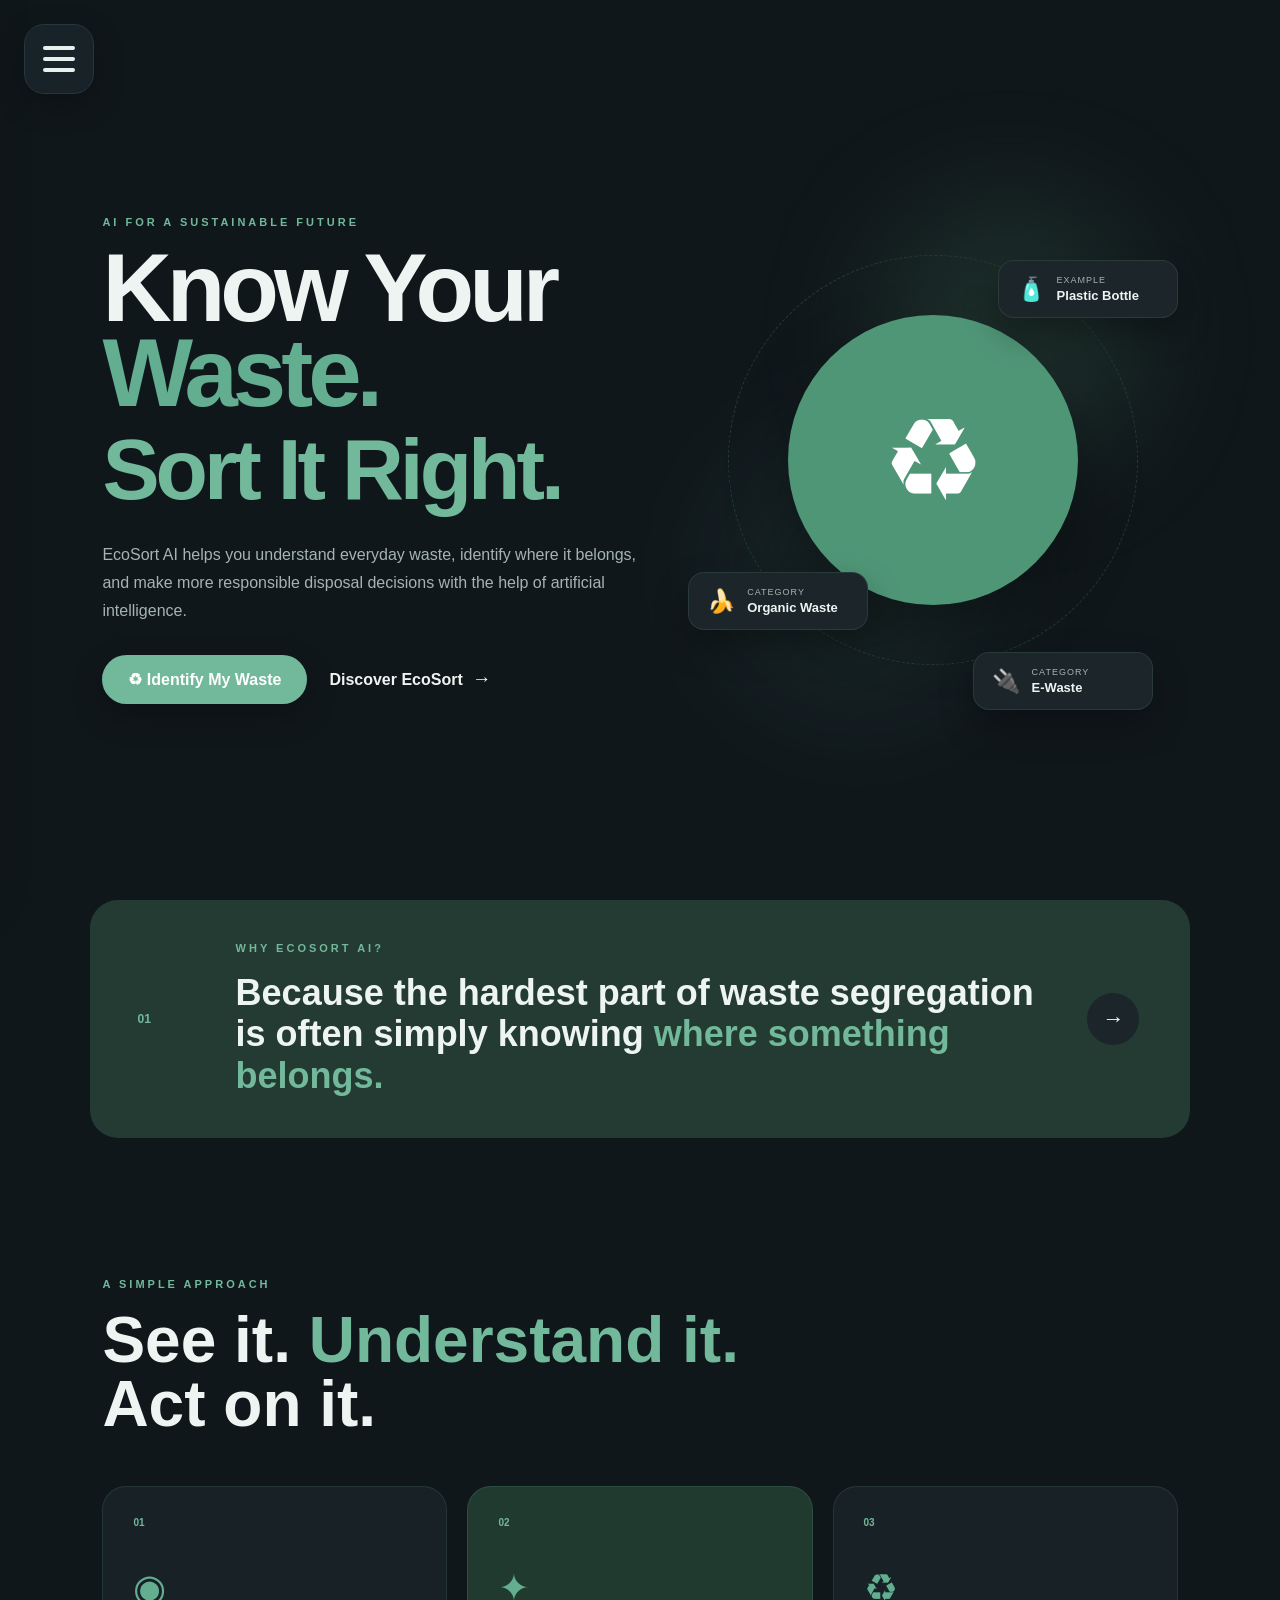
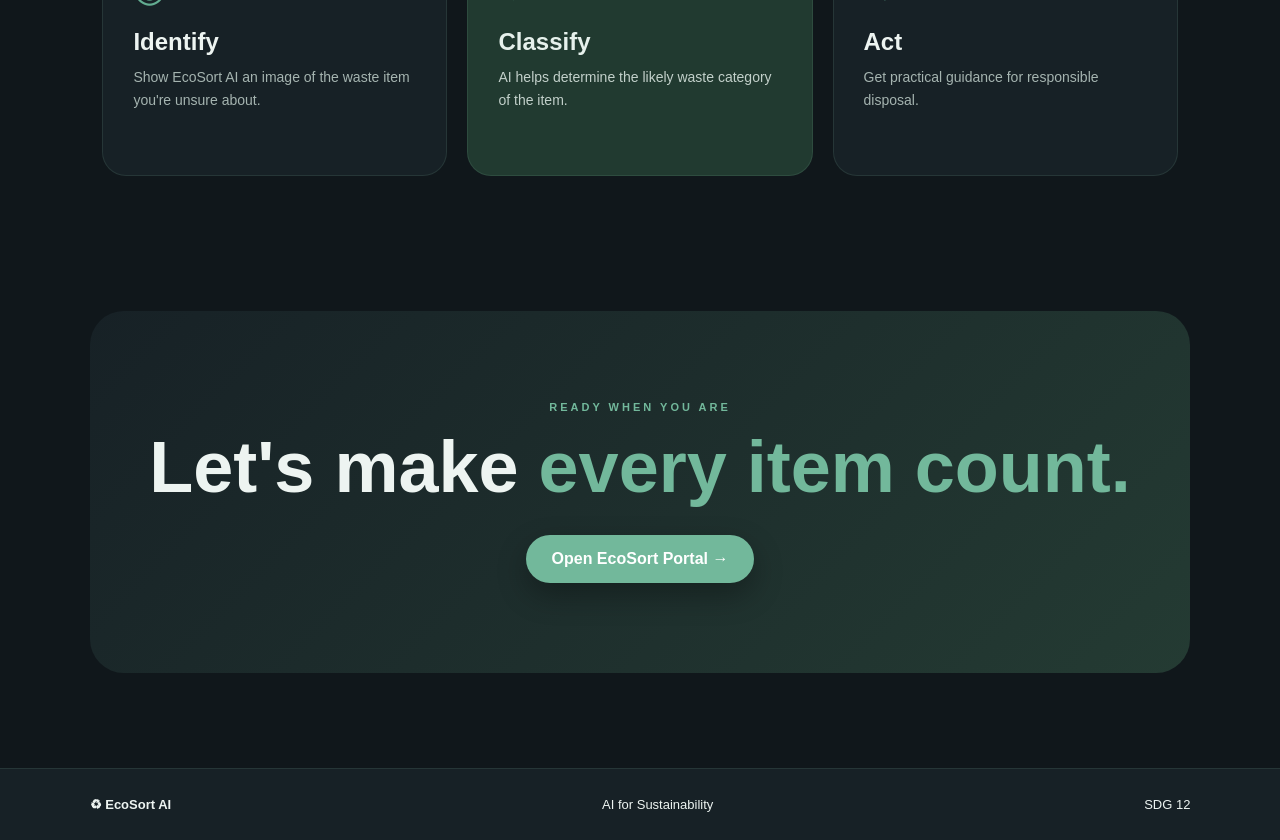
<file: index.html>
<!DOCTYPE html>
<html lang="en">

<head>

    <meta charset="UTF-8">

    <meta name="viewport"
          content="width=device-width, initial-scale=1.0">

    <title>EcoSort AI</title>

    <link rel="stylesheet" href="style.css">

</head>


<body>


    <!-- =====================================================
         LEFT HAMBURGER
    ====================================================== -->

    <button
        class="hamburger"
        id="menuButton"
        aria-label="Open menu">

        <span></span>
        <span></span>
        <span></span>

    </button>



    <!-- =====================================================
         SIDEBAR
    ====================================================== -->

    <aside
        class="sidebar"
        id="sidebar">


        <!-- CLOSE BUTTON -->

        <button
            class="close-menu"
            id="closeMenu"
            aria-label="Close menu">

            ×

        </button>



        <!-- LOGO -->

        <div class="sidebar-logo">

            <span>♻</span>

            EcoSort AI

        </div>



        <!-- NAVIGATION LABEL -->

        <div class="sidebar-label">

            EXPLORE

        </div>



        <!-- NAVIGATION -->

        <nav>


            <!-- HOME -->

            <a
                href="index.html"
                class="active">

                <span>01</span>

                Home

            </a>



            <!-- INTRODUCTION -->

            <a href="introduction.html">

                <span>02</span>

                Introduction

            </a>



            <!-- THE IDEA -->

            <a href="idea.html">

                <span>03</span>

                The Idea

            </a>



            <!-- BEHIND THE IDEA -->

            <a href="story.html">

                <span>04</span>

                Behind the Idea

            </a>



            <!-- THE PROBLEM -->

            <a href="problem.html">

                <span>05</span>

                The Problem

            </a>



            <!-- FIND HELP -->

            <a href="contact.html">

                <span>06</span>

                Find Help

            </a>



            <!-- SEGREGATE WASTE -->

            <a
                href="portal.html"
                class="portal-link">

                <span>07</span>

                Segregate Waste

            </a>


        </nav>



        <!-- =================================================
             APPEARANCE
        ================================================== -->

        <div class="sidebar-bottom">


            <div class="sidebar-label">

                APPEARANCE

            </div>



            <div class="theme-control">


                <button
                    class="theme-switch"
                    id="themeToggle"
                    type="button"
                    aria-label="Toggle theme">


                    <span class="switch-track">

                        <span class="switch-thumb"></span>

                    </span>


                </button>



                <span id="themeText">

                    Dark Mode

                </span>


            </div>


        </div>


    </aside>



    <!-- =====================================================
         OVERLAY
    ====================================================== -->

    <div
        class="menu-overlay"
        id="menuOverlay">

    </div>



    <!-- =====================================================
         MAIN CONTENT
    ====================================================== -->

    <main>



        <!-- =================================================
             HERO
        ================================================== -->

        <section class="hero">


            <!-- HERO LEFT -->

            <div class="hero-left">


                <div class="eyebrow">

                    AI FOR A SUSTAINABLE FUTURE

                </div>



                <h1>

                    Know Your

                    <br>

                    <span>Waste.</span>

                </h1>



                <h2>

                    Sort It Right.

                </h2>



                <p class="hero-description">

                    EcoSort AI helps you understand everyday waste,
                    identify where it belongs, and make more
                    responsible disposal decisions with the help
                    of artificial intelligence.

                </p>



                <!-- HERO BUTTONS -->

                <div class="hero-buttons">


                    <a
                        href="portal.html"
                        class="primary-button">

                        ♻

                        Identify My Waste

                    </a>



                    <a
                        href="introduction.html"
                        class="secondary-button">

                        Discover EcoSort

                        <span>→</span>

                    </a>


                </div>


            </div>



            <!-- =================================================
                 HERO RIGHT / VISUAL
            ================================================== -->

            <div class="hero-right">


                <div class="glow glow-pink"></div>

                <div class="glow glow-teal"></div>



                <!-- RECYCLE ORBIT -->

                <div class="recycle-orbit">


                    <div class="recycle-circle">


                        <div class="recycle-symbol">

                            ♻

                        </div>


                    </div>


                </div>



                <!-- =================================================
                     FLOATING CARD - PLASTIC
                ================================================== -->

                <div
                    class="floating-card plastic-card">


                    <span class="floating-icon">

                        🧴

                    </span>


                    <div>


                        <small>

                            Example

                        </small>


                        <strong>

                            Plastic Bottle

                        </strong>


                    </div>


                </div>



                <!-- =================================================
                     FLOATING CARD - ORGANIC
                ================================================== -->

                <div
                    class="floating-card organic-card">


                    <span class="floating-icon">

                        🍌

                    </span>


                    <div>


                        <small>

                            Category

                        </small>


                        <strong>

                            Organic Waste

                        </strong>


                    </div>


                </div>



                <!-- =================================================
                     FLOATING CARD - E-WASTE
                ================================================== -->

                <div
                    class="floating-card ewaste-card">


                    <span class="floating-icon">

                        🔌

                    </span>


                    <div>


                        <small>

                            Category

                        </small>


                        <strong>

                            E-Waste

                        </strong>


                    </div>


                </div>


            </div>


        </section>



        <!-- =====================================================
             INTRO STRIP
        ====================================================== -->

        <section class="intro-strip">


            <div class="strip-number">

                01

            </div>



            <div class="strip-content">


                <div class="eyebrow">

                    WHY ECOSORT AI?

                </div>



                <h3>

                    Because the hardest part
                    of waste segregation is
                    often simply knowing

                    <span>
                        where something belongs.
                    </span>

                </h3>


            </div>



            <a
                href="introduction.html"
                class="arrow-button">

                →

            </a>


        </section>



        <!-- =====================================================
             THREE CONCEPTS
        ====================================================== -->

        <section class="concept-section">


            <div class="section-heading">


                <div class="eyebrow">

                    A SIMPLE APPROACH

                </div>



                <h2>

                    See it.

                    <span>

                        Understand it.

                    </span>

                    Act on it.

                </h2>


            </div>



            <!-- CONCEPT GRID -->

            <div class="concept-grid">


                <!-- =================================================
                     CARD 01
                ================================================== -->

                <div class="concept-card">


                    <div class="concept-number">

                        01

                    </div>



                    <div class="concept-icon">

                        ◉

                    </div>



                    <h3>

                        Identify

                    </h3>



                    <p>

                        Show EcoSort AI an image of
                        the waste item you're unsure about.

                    </p>


                </div>



                <!-- =================================================
                     CARD 02
                ================================================== -->

                <div class="concept-card featured">


                    <div class="concept-number">

                        02

                    </div>



                    <div class="concept-icon">

                        ✦

                    </div>



                    <h3>

                        Classify

                    </h3>



                    <p>

                        AI helps determine the likely
                        waste category of the item.

                    </p>


                </div>



                <!-- =================================================
                     CARD 03
                ================================================== -->

                <div class="concept-card">


                    <div class="concept-number">

                        03

                    </div>



                    <div class="concept-icon">

                        ♻

                    </div>



                    <h3>

                        Act

                    </h3>



                    <p>

                        Get practical guidance for
                        responsible disposal.

                    </p>


                </div>


            </div>


        </section>



        <!-- =====================================================
             FINAL CTA
        ====================================================== -->

        <section class="home-final">


            <div class="eyebrow">

                READY WHEN YOU ARE

            </div>



            <h2>

                Let's make

                <span>

                    every item count.

                </span>

            </h2>



            <a
                href="portal.html"
                class="primary-button">

                Open EcoSort Portal →

            </a>


        </section>


    </main>



    <!-- =====================================================
         FOOTER
    ====================================================== -->

    <footer>


        <div class="footer-logo">

            ♻ EcoSort AI

        </div>



        <div>

            AI for Sustainability

        </div>



        <div>

            SDG 12

        </div>


    </footer>



    <!-- =====================================================
         COMMON JAVASCRIPT
    ====================================================== -->

    <script src="script.js"></script>


</body>

</html>
</file>
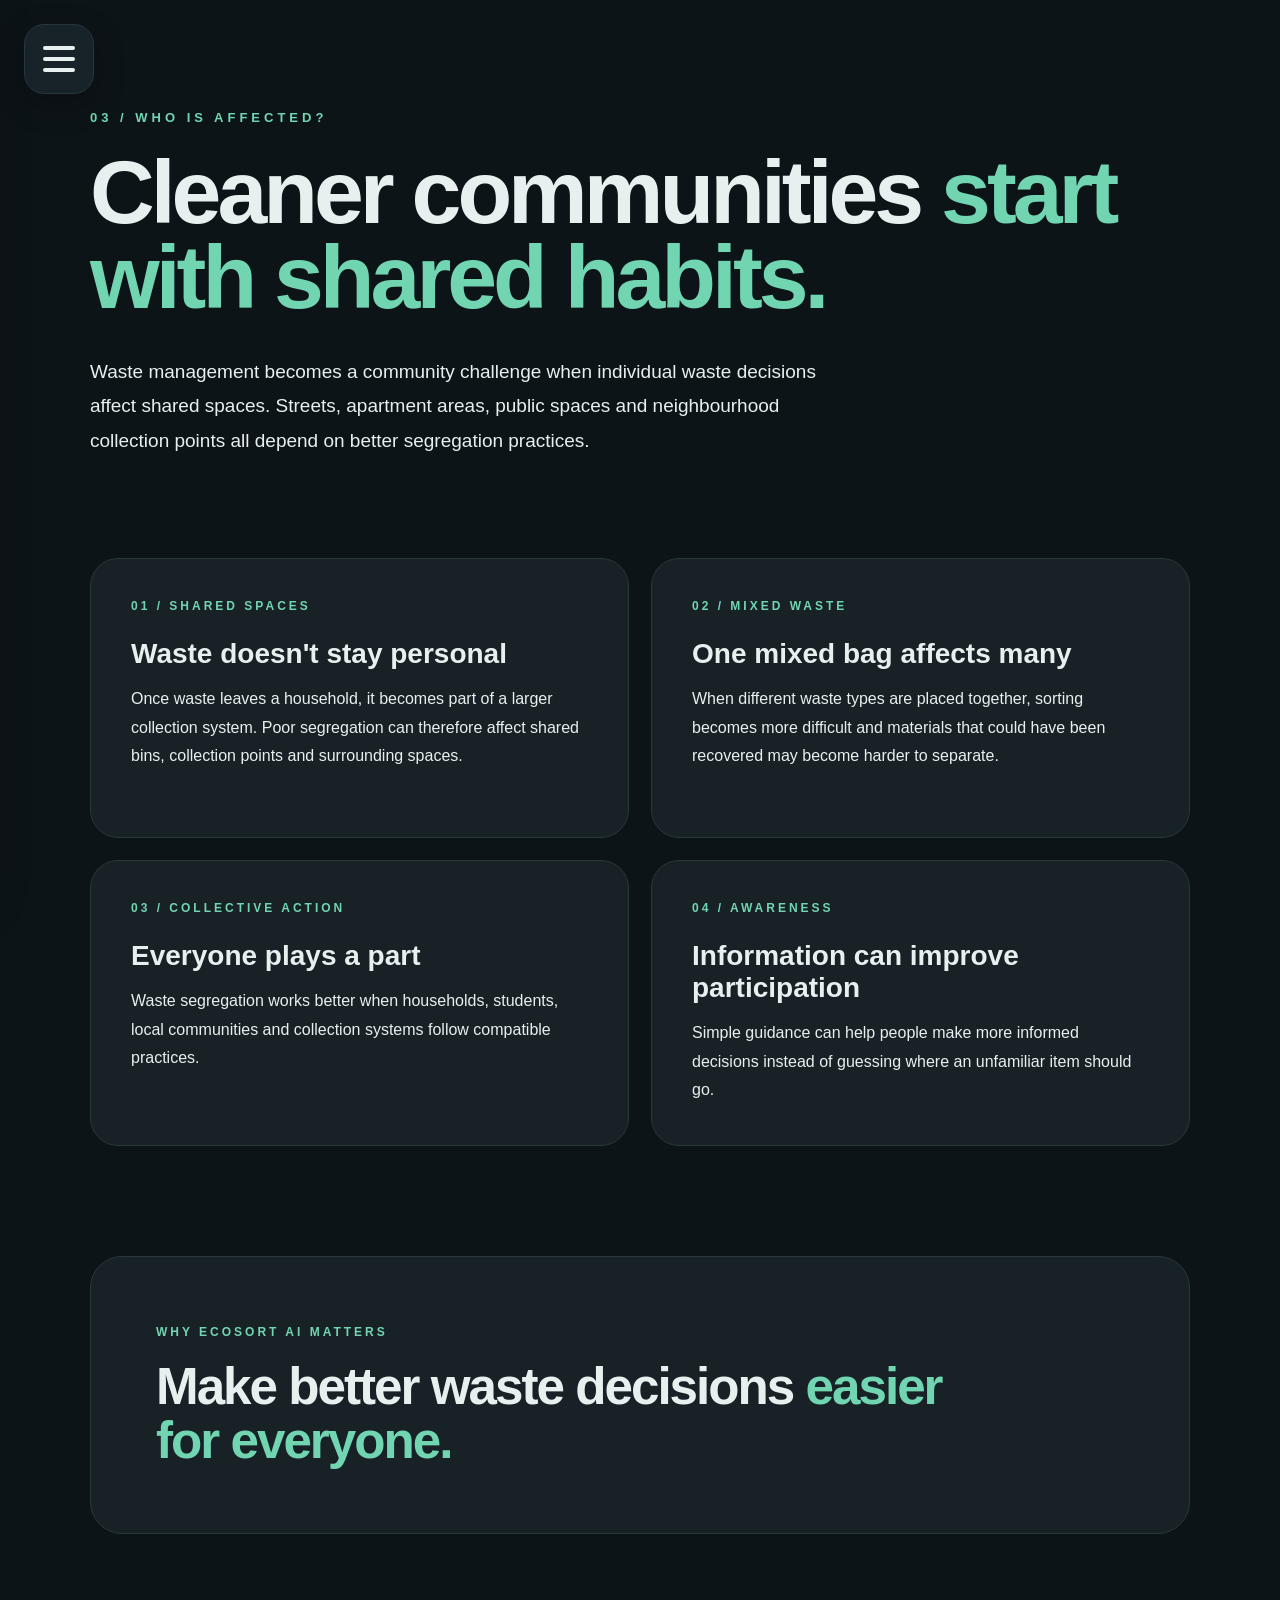
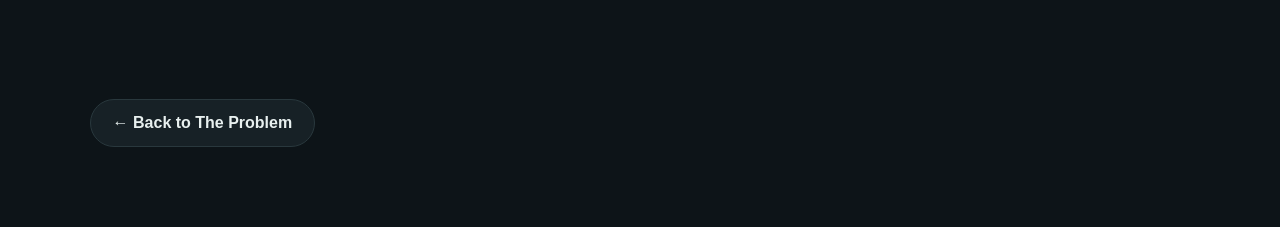
<file: communities.html>
<!DOCTYPE html>
<html lang="en">

<head>

    <meta charset="UTF-8">

    <meta name="viewport"
          content="width=device-width, initial-scale=1.0">

    <title>Communities | EcoSort AI</title>

    <link rel="stylesheet"
          href="style.css">

</head>


<body>


<!-- =========================
     HAMBURGER
========================= -->

<button class="hamburger"
        id="menuButton"
        aria-label="Open menu">

    <span></span>
    <span></span>
    <span></span>

</button>



<!-- =========================
     SIDEBAR
========================= -->

<aside class="sidebar"
       id="sidebar">

    <button class="close-menu"
            id="closeMenu"
            aria-label="Close menu">

        ×

    </button>


    <div class="sidebar-logo">

        <div class="logo-mark">
            ♻
        </div>

        <div>
            <strong>EcoSort</strong>
            <small>AI</small>
        </div>

    </div>


    <div class="sidebar-label">
        EXPLORE
    </div>


    <nav>

        <a href="index.html">
            <span>01</span>
            Home
        </a>

        <a href="introduction.html">
            <span>02</span>
            Introduction
        </a>

        <a href="idea.html">
            <span>03</span>
            The Idea
        </a>

        <a href="story.html">
            <span>04</span>
            Behind the Idea
        </a>

        <a href="problem.html">
            <span>05</span>
            The Problem
        </a>

        <a href="portal.html"
           class="portal-link">

            <span>06</span>
            Segregate Waste

        </a>

    </nav>


    <button class="theme-toggle"
            id="themeToggle">

        <span id="themeIcon">☀</span>

        <span id="themeText">
            Light Mode
        </span>

    </button>

</aside>



<div class="menu-overlay"
     id="menuOverlay">
</div>



<!-- =========================
     MAIN CONTENT
========================= -->

<main class="impact-page">


    <section class="impact-hero">

        <div class="impact-eyebrow">
            03 / WHO IS AFFECTED?
        </div>


        <h1>

            Cleaner communities
            <span>start with shared habits.</span>

        </h1>


        <p class="impact-intro">

            Waste management becomes a community
            challenge when individual waste decisions
            affect shared spaces. Streets, apartment
            areas, public spaces and neighbourhood
            collection points all depend on better
            segregation practices.

        </p>

    </section>



    <section class="impact-grid">


        <article class="impact-box">

            <div class="impact-box-number">
                01 / SHARED SPACES
            </div>


            <h2>
                Waste doesn't stay personal
            </h2>


            <p>

                Once waste leaves a household,
                it becomes part of a larger collection
                system. Poor segregation can therefore
                affect shared bins, collection points
                and surrounding spaces.

            </p>

        </article>



        <article class="impact-box">

            <div class="impact-box-number">
                02 / MIXED WASTE
            </div>


            <h2>
                One mixed bag affects many
            </h2>


            <p>

                When different waste types are placed
                together, sorting becomes more difficult
                and materials that could have been
                recovered may become harder to separate.

            </p>

        </article>



        <article class="impact-box">

            <div class="impact-box-number">
                03 / COLLECTIVE ACTION
            </div>


            <h2>
                Everyone plays a part
            </h2>


            <p>

                Waste segregation works better when
                households, students, local communities
                and collection systems follow compatible
                practices.

            </p>

        </article>



        <article class="impact-box">

            <div class="impact-box-number">
                04 / AWARENESS
            </div>


            <h2>
                Information can improve participation
            </h2>


            <p>

                Simple guidance can help people make
                more informed decisions instead of
                guessing where an unfamiliar item
                should go.

            </p>

        </article>


    </section>



    <section class="impact-statement">

        <small>
            WHY ECOSORT AI MATTERS
        </small>


        <h2>

            Make better waste decisions
            <span>easier for everyone.</span>

        </h2>

    </section>



    <a href="problem.html"
       class="back-button">

        ← Back to The Problem

    </a>


</main>



<script src="script.js"></script>

</body>

</html>
</file>
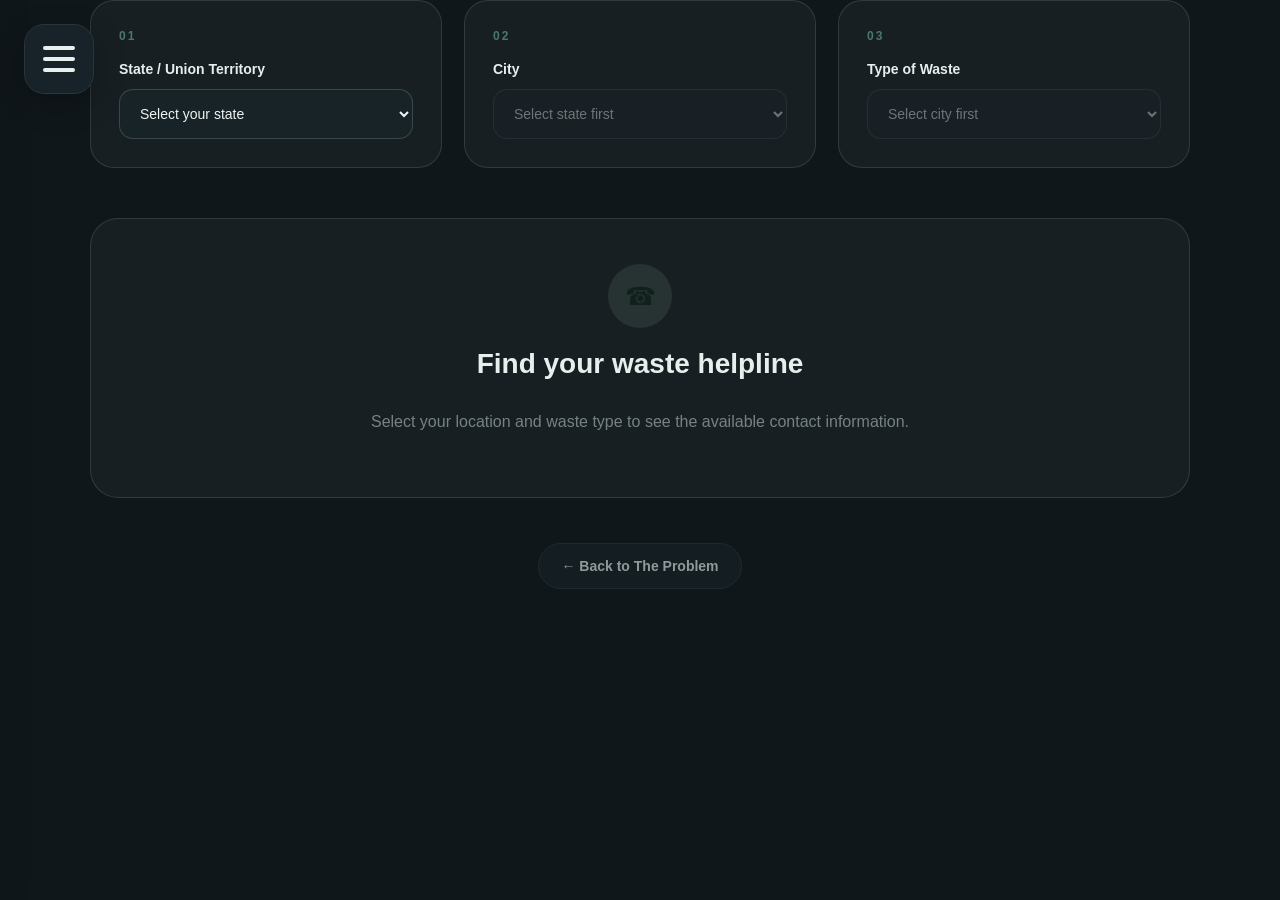
<file: contact.html>
<!DOCTYPE html>
<html lang="en">

<head>
    <meta charset="UTF-8">
    <meta name="viewport" content="width=device-width, initial-scale=1.0">

    <title>Find Help | EcoSort AI</title>

    <link rel="stylesheet" href="style.css">

    <style>
        /* =========================================
           CONTACT PAGE
        ========================================= */

        .contact-page {
            min-height: 100vh;
            padding: 120px 8vw 80px;
        }

        .contact-hero {
            max-width: 850px;
            margin: 0 auto 70px;
            text-align: center;
        }

        .contact-eyebrow {
            font-size: 12px;
            letter-spacing: 3px;
            font-weight: 700;
            margin-bottom: 20px;
            opacity: 0.65;
        }

        .contact-hero h1 {
            font-size: clamp(42px, 6vw, 78px);
            line-height: 1;
            margin: 0 0 25px;
            letter-spacing: -3px;
        }

        .contact-hero h1 span {
            display: block;
            color: #91b89b;
        }

        .contact-hero p {
            max-width: 680px;
            margin: auto;
            font-size: 17px;
            line-height: 1.8;
            opacity: 0.7;
        }

        /* =========================================
           SELECTOR
        ========================================= */

        .contact-selector {
            max-width: 1100px;
            margin: 0 auto 50px;

            display: grid;
            grid-template-columns: repeat(3, 1fr);
            gap: 22px;
        }

        .selector-step {
            padding: 28px;
            border: 1px solid rgba(130, 160, 150, 0.22);
            border-radius: 24px;
            background: rgba(255,255,255,0.035);
        }

        .step-number {
            font-size: 12px;
            letter-spacing: 2px;
            font-weight: 700;
            opacity: 0.5;
            margin-bottom: 18px;
        }

        .selector-step label {
            display: block;
            font-size: 14px;
            font-weight: 700;
            margin-bottom: 12px;
        }

        .selector-step select {
            width: 100%;
            padding: 15px 16px;
            border-radius: 14px;
            border: 1px solid rgba(130, 160, 150, 0.3);
            background: #182328;
            color: #edf4f0;
            font-size: 14px;
            outline: none;
            cursor: pointer;
        }

        .selector-step select:disabled {
            opacity: 0.4;
            cursor: not-allowed;
        }

        .selector-step select:focus {
            border-color: #91b89b;
        }

        /* =========================================
           RESULT
        ========================================= */

        .helpline-result {
            max-width: 1100px;
            margin: 0 auto;
        }

        .result-placeholder,
        .helpline-card {
            border: 1px solid rgba(130, 160, 150, 0.22);
            border-radius: 28px;
            padding: 45px;
            background: rgba(255,255,255,0.035);
        }

        .result-placeholder {
            text-align: center;
        }

        .result-icon {
            width: 64px;
            height: 64px;
            margin: 0 auto 20px;

            display: flex;
            align-items: center;
            justify-content: center;

            border-radius: 50%;
            background: rgba(145,184,155,0.12);
            font-size: 25px;
        }

        .result-placeholder h2 {
            font-size: 28px;
            margin-bottom: 12px;
        }

        .result-placeholder p {
            max-width: 600px;
            margin: auto;
            line-height: 1.7;
            opacity: 0.65;
        }

        .helpline-card {
            max-width: 720px;
            margin: 0 auto;
        }

        .result-top {
            display: flex;
            justify-content: space-between;
            align-items: center;
            margin-bottom: 28px;
        }

        .verified-label {
            font-size: 11px;
            letter-spacing: 2px;
            font-weight: 800;
            color: #91b89b;
        }

        .phone-icon {
            width: 44px;
            height: 44px;
            display: flex;
            align-items: center;
            justify-content: center;
            border-radius: 50%;
            background: rgba(145,184,155,0.12);
        }

        .result-category {
            font-size: 13px;
            opacity: 0.55;
            margin-bottom: 8px;
        }

        .helpline-card h2 {
            font-size: clamp(32px, 5vw, 52px);
            margin: 0 0 25px;
            letter-spacing: -2px;
        }

        .helpline-meta {
            display: flex;
            flex-direction: column;
            gap: 5px;
            padding: 18px 0;
            border-top: 1px solid rgba(130,160,150,0.15);
            border-bottom: 1px solid rgba(130,160,150,0.15);
        }

        .helpline-meta strong {
            font-size: 13px;
        }

        .helpline-meta span {
            font-size: 13px;
            opacity: 0.55;
        }

        .result-note {
            line-height: 1.7;
            font-size: 14px;
            opacity: 0.65;
            margin: 22px 0;
        }

        .call-button {
            display: inline-flex;
            align-items: center;
            justify-content: center;

            padding: 14px 25px;
            border-radius: 999px;

            background: #91b89b;
            color: #101819;

            text-decoration: none;
            font-weight: 800;
            font-size: 14px;

            transition: transform 0.2s ease;
        }

        .call-button:hover {
            transform: translateY(-2px);
        }

        .back-button {
            display: block;
            width: fit-content;
            margin: 45px auto 0;

            color: inherit;
            text-decoration: none;
            opacity: 0.6;
            font-size: 14px;
        }

        .back-button:hover {
            opacity: 1;
        }

        /* =========================================
           LIGHT MODE
        ========================================= */

        body:not(.dark-mode) .selector-step select {
            background: #ffffff;
            color: #172328;
        }

        body:not(.dark-mode) .selector-step,
        body:not(.dark-mode) .result-placeholder,
        body:not(.dark-mode) .helpline-card {
            background: rgba(255,255,255,0.8);
            border-color: rgba(40,60,60,0.12);
        }

        /* =========================================
           MOBILE
        ========================================= */

        @media (max-width: 800px) {

            .contact-page {
                padding: 110px 20px 60px;
            }

            .contact-selector {
                grid-template-columns: 1fr;
            }

            .contact-hero h1 {
                letter-spacing: -2px;
            }

            .selector-step,
            .result-placeholder,
            .helpline-card {
                padding: 28px;
            }
        }
    </style>
</head>


<body>

<!-- =========================================
     HAMBURGER
========================================= -->

<button class="hamburger"
        id="menuButton"
        aria-label="Open menu">

    <span></span>
    <span></span>
    <span></span>

</button>


<!-- =========================
     SIDEBAR
========================= -->

<aside class="sidebar" id="sidebar">

    <!-- CLOSE BUTTON -->
    <button
        class="close-menu"
        id="closeMenu"
        aria-label="Close menu">
        ×
    </button>


    <!-- LOGO -->
    <div class="sidebar-logo">

        <div class="logo-mark">
            ♻
        </div>

        <div>
            <strong>EcoSort</strong>
            <small>AI</small>
        </div>

    </div>


    <!-- NAVIGATION -->
    <div class="sidebar-label">
        EXPLORE
    </div>


    <nav>

        <a href="index.html">
            <span>01</span>
            Home
        </a>

        <a href="introduction.html">
            <span>02</span>
            Introduction
        </a>

        <a href="idea.html">
            <span>03</span>
            The Idea
        </a>

        <a href="story.html">
            <span>04</span>
            Behind the Idea
        </a>

        <a href="problem.html">
            <span>05</span>
            The Problem
        </a>

        <!-- CURRENT PAGE -->
        <a href="contact.html" class="active">
            <span>06</span>
            Find Help
        </a>

        <!-- NORMAL LINK — NO BOX -->
        <a href="portal.html" class="portal-link">
            <span>07</span>
            Segregate Waste
        </a>

    </nav>


    <!-- =========================
         APPEARANCE
    ========================= -->

    <div class="sidebar-bottom">

        <div class="sidebar-label">
            APPEARANCE
        </div>


        <div class="theme-control">

            <!-- THEME SWITCH -->

            <button
                class="theme-switch"
                id="themeToggle"
                type="button"
                aria-label="Toggle theme">

                <span class="switch-track">

                    <span class="switch-thumb"></span>

                </span>

            </button>


            <!-- CURRENT MODE -->

            <span id="themeText">
                Dark Mode
            </span>

        </div>

    </div>

</aside>

    <!-- =========================================
         SELECTORS
    ========================================= -->

    <section class="contact-selector">


        <!-- STATE -->

        <div class="selector-step">

            <div class="step-number">
                01
            </div>

            <label for="stateSelect">
                State / Union Territory
            </label>

            <select id="stateSelect">

                <option value="">
                    Select your state
                </option>

            </select>

        </div>


        <!-- CITY -->

        <div class="selector-step">

            <div class="step-number">
                02
            </div>

            <label for="citySelect">
                City
            </label>

            <select id="citySelect"
                    disabled>

                <option value="">
                    Select state first
                </option>

            </select>

        </div>


        <!-- WASTE -->

        <div class="selector-step">

            <div class="step-number">
                03
            </div>

            <label for="wasteSelect">
                Type of Waste
            </label>

            <select id="wasteSelect"
                    disabled>

                <option value="">
                    Select city first
                </option>

            </select>

        </div>

    </section>


    <!-- =========================================
         RESULT
    ========================================= -->

    <section class="helpline-result"
             id="helplineResult">

        <div class="result-placeholder">

            <div class="result-icon">
                ☎
            </div>

            <h2>
                Find your waste helpline
            </h2>

            <p>
                Select your location and waste type
                to see the available contact information.
            </p>

        </div>

    </section>


    <a href="problem.html"
       class="back-button">

        ← Back to The Problem

    </a>


</main>


<!-- =========================================
     DATABASE + LOGIC
========================================= -->

<script>

/* =========================================
   WASTE TYPES
========================================= */

const wasteTypes = {

    municipal: "Municipal / Solid Waste",

    wet: "Wet / Organic Waste",

    dry: "Dry / Recyclable Waste",

    ewaste: "E-Waste",

    medical: "Biomedical / Medical Waste",

    hazardous: "Household Hazardous Waste",

    construction: "Construction & Demolition Waste"

};


/* =========================================
   STATES + CITIES
========================================= */

const locations = {

    "andhra-pradesh": {
        name: "Andhra Pradesh",
        cities: [
            "Visakhapatnam",
            "Vijayawada",
            "Guntur",
            "Nellore",
            "Tirupati",
            "Kurnool",
            "Rajahmundry",
            "Kakinada",
            "Kadapa",
            "Anantapur",
            "Eluru",
            "Ongole",
            "Machilipatnam",
            "Srikakulam",
            "Vizianagaram",
            "Chittoor",
            "Hindupur",
            "Tenali",
            "Proddatur",
            "Nandyal"
        ]
    },


    "arunachal-pradesh": {
        name: "Arunachal Pradesh",
        cities: [
            "Itanagar",
            "Naharlagun",
            "Pasighat",
            "Tawang",
            "Bomdila",
            "Ziro",
            "Aalo",
            "Tezu",
            "Namsai",
            "Roing",
            "Daporijo",
            "Seppa",
            "Khonsa",
            "Changlang"
        ]
    },


    "assam": {
        name: "Assam",
        cities: [
            "Guwahati",
            "Dibrugarh",
            "Silchar",
            "Jorhat",
            "Tezpur",
            "Nagaon",
            "Tinsukia",
            "Sivasagar",
            "Bongaigaon",
            "Dhubri",
            "Diphu",
            "North Lakhimpur",
            "Goalpara",
            "Barpeta",
            "Karimganj",
            "Hailakandi"
        ]
    },


    "bihar": {
        name: "Bihar",
        cities: [
            "Patna",
            "Gaya",
            "Muzaffarpur",
            "Bhagalpur",
            "Darbhanga",
            "Purnia",
            "Ara",
            "Begusarai",
            "Katihar",
            "Munger",
            "Bihar Sharif",
            "Chhapra",
            "Samastipur",
            "Sasaram",
            "Dehri",
            "Hajipur",
            "Motihari",
            "Bettiah",
            "Siwan",
            "Jehanabad",
            "Buxar",
            "Sitamarhi",
            "Saharsa",
            "Madhepura",
            "Araria",
            "Jamui",
            "Lakhisarai",
            "Nawada",
            "Aurangabad",
            "Supaul"
        ]
    },


    "chhattisgarh": {
        name: "Chhattisgarh",
        cities: [
            "Raipur",
            "Bhilai",
            "Bilaspur",
            "Korba",
            "Durg",
            "Rajnandgaon",
            "Jagdalpur",
            "Ambikapur",
            "Raigarh",
            "Dhamtari",
            "Mahasamund",
            "Kanker",
            "Kawardha",
            "Janjgir",
            "Chirmiri"
        ]
    },


    "goa": {
        name: "Goa",
        cities: [
            "Panaji",
            "Margao",
            "Vasco da Gama",
            "Mapusa",
            "Ponda",
            "Bicholim",
            "Curchorem",
            "Sanquelim",
            "Canacona",
            "Quepem"
        ]
    },


    "gujarat": {
        name: "Gujarat",
        cities: [
            "Ahmedabad",
            "Surat",
            "Vadodara",
            "Rajkot",
            "Bhavnagar",
            "Jamnagar",
            "Gandhinagar",
            "Junagadh",
            "Anand",
            "Nadiad",
            "Bharuch",
            "Navsari",
            "Vapi",
            "Morbi",
            "Mehsana",
            "Palanpur",
            "Porbandar",
            "Bhuj",
            "Godhra",
            "Surendranagar",
            "Gandhidham",
            "Botad",
            "Amreli",
            "Dahod",
            "Himmatnagar"
        ]
    },


    "haryana": {
        name: "Haryana",
        cities: [
            "Gurugram",
            "Faridabad",
            "Panipat",
            "Ambala",
            "Hisar",
            "Rohtak",
            "Karnal",
            "Sonipat",
            "Yamunanagar",
            "Panchkula",
            "Bhiwani",
            "Sirsa",
            "Rewari",
            "Palwal",
            "Jind",
            "Kaithal",
            "Fatehabad",
            "Kurukshetra",
            "Bahadurgarh",
            "Narnaul"
        ]
    },


    "himachal-pradesh": {
        name: "Himachal Pradesh",
        cities: [
            "Shimla",
            "Dharamshala",
            "Solan",
            "Mandi",
            "Kullu",
            "Manali",
            "Hamirpur",
            "Una",
            "Bilaspur",
            "Chamba",
            "Nahan",
            "Baddi",
            "Kangra",
            "Palampur",
            "Sundernagar",
            "Kasauli",
            "Paonta Sahib"
        ]
    },


    "jharkhand": {
        name: "Jharkhand",
        cities: [
            "Ranchi",
            "Jamshedpur",
            "Dhanbad",
            "Bokaro",
            "Deoghar",
            "Hazaribagh",
            "Giridih",
            "Ramgarh",
            "Phusro",
            "Medininagar",
            "Chaibasa",
            "Dumka",
            "Sahibganj",
            "Gumla",
            "Lohardaga",
            "Chatra",
            "Koderma",
            "Pakur",
            "Jamtara",
            "Garhwa",
            "Simdega"
        ]
    },


    "karnataka": {
        name: "Karnataka",
        cities: [
            "Bengaluru",
            "Mysuru",
            "Mangaluru",
            "Hubballi",
            "Belagavi",
            "Davanagere",
            "Ballari",
            "Kalaburagi",
            "Shivamogga",
            "Tumakuru",
            "Udupi",
            "Hassan",
            "Vijayapura",
            "Raichur",
            "Bidar",
            "Chitradurga",
            "Kolar",
            "Mandya",
            "Hospet",
            "Madikeri",
            "Chikkamagaluru",
            "Bagalkot",
            "Gadag",
            "Yadgir",
            "Karwar"
        ]
    },


    "kerala": {
        name: "Kerala",
        cities: [
            "Thiruvananthapuram",
            "Kochi",
            "Kozhikode",
            "Thrissur",
            "Kollam",
            "Kannur",
            "Alappuzha",
            "Kottayam",
            "Palakkad",
            "Malappuram",
            "Kasaragod",
            "Pathanamthitta",
            "Idukki",
            "Varkala",
            "Muvattupuzha",
            "Perinthalmanna",
            "Thalassery",
            "Changanassery"
        ]
    },


    "madhya-pradesh": {
        name: "Madhya Pradesh",
        cities: [
            "Bhopal",
            "Indore",
            "Jabalpur",
            "Gwalior",
            "Ujjain",
            "Sagar",
            "Rewa",
            "Satna",
            "Dewas",
            "Ratlam",
            "Burhanpur",
            "Khandwa",
            "Chhindwara",
            "Morena",
            "Bhind",
            "Shivpuri",
            "Vidisha",
            "Sehore",
            "Singrauli",
            "Mandsaur",
            "Neemuch",
            "Damoh",
            "Katni",
            "Itarsi",
            "Hoshangabad",
            "Betul",
            "Guna",
            "Datia",
            "Mandla",
            "Balaghat"
        ]
    },


    "maharashtra": {
        name: "Maharashtra",
        cities: [
            "Mumbai",
            "Pune",
            "Nagpur",
            "Nashik",
            "Thane",
            "Aurangabad",
            "Navi Mumbai",
            "Kolhapur",
            "Solapur",
            "Amravati",
            "Nanded",
            "Sangli",
            "Jalgaon",
            "Akola",
            "Latur",
            "Dhule",
            "Ahmednagar",
            "Chandrapur",
            "Parbhani",
            "Beed",
            "Bhiwandi",
            "Malegaon",
            "Satara",
            "Ratnagiri",
            "Wardha",
            "Yavatmal",
            "Gondia",
            "Bhusawal",
            "Baramati",
            "Panvel"
        ]
    },


    "manipur": {
        name: "Manipur",
        cities: [
            "Imphal",
            "Thoubal",
            "Bishnupur",
            "Churachandpur",
            "Ukhrul",
            "Senapati",
            "Tamenglong",
            "Kakching",
            "Jiribam",
            "Moreh"
        ]
    },


    "meghalaya": {
        name: "Meghalaya",
        cities: [
            "Shillong",
            "Tura",
            "Nongstoin",
            "Jowai",
            "Williamnagar",
            "Baghmara",
            "Nongpoh",
            "Mairang",
            "Khliehriat"
        ]
    },


    "mizoram": {
        name: "Mizoram",
        cities: [
            "Aizawl",
            "Lunglei",
            "Champhai",
            "Kolasib",
            "Serchhip",
            "Lawngtlai",
            "Saiha",
            "Mamit"
        ]
    },


    "nagaland": {
        name: "Nagaland",
        cities: [
            "Kohima",
            "Dimapur",
            "Mokokchung",
            "Tuensang",
            "Wokha",
            "Mon",
            "Zunheboto",
            "Phek",
            "Kiphire",
            "Longleng",
            "Chumoukedima",
            "Niuland"
        ]
    },


    "odisha": {
        name: "Odisha",
        cities: [
            "Bhubaneswar",
            "Cuttack",
            "Rourkela",
            "Berhampur",
            "Sambalpur",
            "Puri",
            "Balasore",
            "Baripada",
            "Bhadrak",
            "Jharsuguda",
            "Bargarh",
            "Koraput",
            "Rayagada",
            "Angul",
            "Dhenkanal",
            "Jajpur",
            "Kendrapara",
            "Paradip",
            "Balangir",
            "Boudh",
            "Nabarangpur"
        ]
    },


    "punjab": {
        name: "Punjab",
        cities: [
            "Ludhiana",
            "Amritsar",
            "Jalandhar",
            "Patiala",
            "Bathinda",
            "Mohali",
            "Pathankot",
            "Hoshiarpur",
            "Moga",
            "Batala",
            "Abohar",
            "Malerkotla",
            "Khanna",
            "Phagwara",
            "Muktsar",
            "Barnala",
            "Sangrur",
            "Firozpur",
            "Faridkot",
            "Kapurthala",
            "Tarn Taran",
            "Rajpura"
        ]
    },


    "rajasthan": {
        name: "Rajasthan",
        cities: [
            "Jaipur",
            "Jodhpur",
            "Kota",
            "Udaipur",
            "Ajmer",
            "Bikaner",
            "Alwar",
            "Bharatpur",
            "Bhilwara",
            "Sikar",
            "Sri Ganganagar",
            "Pali",
            "Kishangarh",
            "Beawar",
            "Tonk",
            "Barmer",
            "Chittorgarh",
            "Hanumangarh",
            "Dausa",
            "Bundi",
            "Jaisalmer",
            "Nagaur",
            "Sawai Madhopur",
            "Jhunjhunu",
            "Banswara",
            "Dungarpur",
            "Pratapgarh",
            "Rajsamand",
            "Karauli",
            "Dholpur"
        ]
    },


    "sikkim": {
        name: "Sikkim",
        cities: [
            "Gangtok",
            "Namchi",
            "Gyalshing",
            "Mangan",
            "Singtam",
            "Rangpo",
            "Jorethang"
        ]
    },


    "tamil-nadu": {
        name: "Tamil Nadu",
        cities: [
            "Chennai",
            "Coimbatore",
            "Madurai",
            "Tiruchirappalli",
            "Salem",
            "Tiruppur",
            "Erode",
            "Vellore",
            "Thoothukudi",
            "Tirunelveli",
            "Dindigul",
            "Thanjavur",
            "Hosur",
            "Nagercoil",
            "Kanchipuram",
            "Karur",
            "Cuddalore",
            "Sivakasi",
            "Kumbakonam",
            "Rajapalayam",
            "Pudukkottai",
            "Nagapattinam",
            "Namakkal",
            "Dharmapuri",
            "Krishnagiri",
            "Villupuram",
            "Ramanathapuram",
            "Virudhunagar",
            "Ariyalur",
            "Perambalur"
        ]
    },


    "telangana": {
        name: "Telangana",
        cities: [
            "Hyderabad",
            "Warangal",
            "Nizamabad",
            "Karimnagar",
            "Khammam",
            "Ramagundam",
            "Mahbubnagar",
            "Nalgonda",
            "Adilabad",
            "Suryapet",
            "Miryalaguda",
            "Siddipet",
            "Jagtial",
            "Mancherial",
            "Kamareddy",
            "Kothagudem",
            "Bodhan",
            "Vikarabad",
            "Wanaparthy",
            "Nagarkurnool"
        ]
    },


    "tripura": {
        name: "Tripura",
        cities: [
            "Agartala",
            "Udaipur",
            "Dharmanagar",
            "Kailasahar",
            "Ambassa",
            "Belonia",
            "Khowai",
            "Teliamura",
            "Sabroom"
        ]
    },


    "uttar-pradesh": {
        name: "Uttar Pradesh",
        cities: [
            "Lucknow",
            "Kanpur",
            "Ghaziabad",
            "Agra",
            "Varanasi",
            "Prayagraj",
            "Meerut",
            "Noida",
            "Gorakhpur",
            "Bareilly",
            "Aligarh",
            "Moradabad",
            "Saharanpur",
            "Mathura",
            "Firozabad",
            "Jhansi",
            "Muzaffarnagar",
            "Ayodhya",
            "Rampur",
            "Shahjahanpur",
            "Farrukhabad",
            "Etawah",
            "Mirzapur",
            "Bulandshahr",
            "Sambhal",
            "Amroha",
            "Hardoi",
            "Fatehpur",
            "Raebareli",
            "Orai",
            "Sitapur",
            "Bahraich",
            "Basti",
            "Azamgarh",
            "Jaunpur",
            "Gonda",
            "Mainpuri",
            "Hapur",
            "Unnao",
            "Barabanki"
        ]
    },


    "uttarakhand": {
        name: "Uttarakhand",
        cities: [
            "Dehradun",
            "Haridwar",
            "Rishikesh",
            "Haldwani",
            "Nainital",
            "Roorkee",
            "Rudrapur",
            "Kashipur",
            "Almora",
            "Pithoragarh",
            "Srinagar",
            "Kotdwar",
            "Ramnagar",
            "Mussoorie",
            "Khatima",
            "Bageshwar",
            "Chamoli",
            "Uttarkashi",
            "Tehri",
            "Ranikhet"
        ]
    },


    "west-bengal": {
        name: "West Bengal",
        cities: [
            "Kolkata",
            "Howrah",
            "Durgapur",
            "Siliguri",
            "Asansol",
            "Kharagpur",
            "Haldia",
            "Bardhaman",
            "Malda",
            "Baharampur",
            "Raiganj",
            "Jalpaiguri",
            "Cooch Behar",
            "Darjeeling",
            "Krishnanagar",
            "English Bazar",
            "Serampore",
            "Chandannagar",
            "Bally",
            "Barasat",
            "Habra",
            "Midnapore"
        ]
    },


    "andaman-nicobar": {
        name: "Andaman and Nicobar Islands",
        cities: [
            "Port Blair",
            "Diglipur",
            "Mayabunder",
            "Rangat",
            "Car Nicobar"
        ]
    },


    "chandigarh": {
        name: "Chandigarh",
        cities: [
            "Chandigarh"
        ]
    },


    "dadra-nagar-haveli-daman-diu": {
        name: "Dadra and Nagar Haveli and Daman and Diu",
        cities: [
            "Daman",
            "Diu",
            "Silvassa",
            "Amli",
            "Naroli"
        ]
    },


    "delhi": {
        name: "Delhi",
        cities: [
            "New Delhi",
            "Delhi",
            "Dwarka",
            "Rohini",
            "Saket",
            "Karol Bagh",
            "Shahdara",
            "Najafgarh",
            "Narela",
            "Bawana"
        ]
    },


    "jammu-kashmir": {
        name: "Jammu and Kashmir",
        cities: [
            "Srinagar",
            "Jammu",
            "Anantnag",
            "Baramulla",
            "Kathua",
            "Udhampur",
            "Sopore",
            "Kupwara",
            "Rajouri",
            "Poonch",
            "Doda",
            "Kishtwar",
            "Pulwama",
            "Budgam",
            "Bandipora",
            "Ganderbal"
        ]
    },


    "ladakh": {
        name: "Ladakh",
        cities: [
            "Leh",
            "Kargil",
            "Drass",
            "Nubra",
            "Diskit"
        ]
    },


    "lakshadweep": {
        name: "Lakshadweep",
        cities: [
            "Kavaratti",
            "Agatti",
            "Amini",
            "Andrott",
            "Kalpeni",
            "Minicoy"
        ]
    },


    "puducherry": {
        name: "Puducherry",
        cities: [
            "Puducherry",
            "Karaikal",
            "Mahe",
            "Yanam"
        ]
    }

};


/* =========================================
   VERIFIED CONTACT DATABASE
========================================= */

const contacts = {


    /* =====================================
       BIHAR - PATNA
    ===================================== */

    "bihar|patna|municipal": {
        organisation: "Patna Municipal Corporation",
        number: "155304",
        label: "Toll Free",
        note: "Municipal grievance and solid-waste related assistance."
    },

    "bihar|patna|wet": {
        organisation: "Patna Municipal Corporation",
        number: "155304",
        label: "Toll Free",
        note: "Municipal waste-management assistance."
    },

    "bihar|patna|dry": {
        organisation: "Patna Municipal Corporation",
        number: "155304",
        label: "Toll Free",
        note: "Municipal waste-management assistance."
    },

    "bihar|patna|hazardous": {
        organisation: "Patna Municipal Corporation",
        number: "155304",
        label: "Toll Free",
        note: "Contact the municipal authority for guidance on appropriate handling."
    },


    /* =====================================
       MAHARASHTRA - MUMBAI
    ===================================== */

    "maharashtra|mumbai|municipal": {
        organisation: "Brihanmumbai Municipal Corporation",
        number: "1916",
        label: "Civic Complaint Helpline",
        note: "BMC civic complaint helpline. Solid-waste complaints can be registered through this service."
    },

    "maharashtra|mumbai|wet": {
        organisation: "Brihanmumbai Municipal Corporation",
        number: "1916",
        label: "Civic Complaint Helpline",
        note: "For civic and waste-management complaints."
    },

    "maharashtra|mumbai|dry": {
        organisation: "Brihanmumbai Municipal Corporation",
        number: "1916",
        label: "Civic Complaint Helpline",
        note: "For civic and waste-management complaints."
    },

    "maharashtra|mumbai|construction": {
        organisation: "Brihanmumbai Municipal Corporation",
        number: "1916",
        label: "Civic Complaint Helpline",
        note: "Use the BMC civic complaint system for municipal assistance."
    },


    /* =====================================
       DELHI - NEW DELHI
    ===================================== */

    "delhi|new delhi|municipal": {
        organisation: "New Delhi Municipal Council",
        number: "1533",
        label: "Toll Free",
        note: "NDMC citizen complaint and civic helpline."
    },

    "delhi|new delhi|wet": {
        organisation: "New Delhi Municipal Council",
        number: "1533",
        label: "Toll Free",
        note: "NDMC civic complaint helpline."
    },

    "delhi|new delhi|dry": {
        organisation: "New Delhi Municipal Council",
        number: "1533",
        label: "Toll Free",
        note: "NDMC civic complaint helpline."
    },

    "delhi|new delhi|construction": {
        organisation: "New Delhi Municipal Council",
        number: "1533",
        label: "Toll Free",
        note: "NDMC provides C&D waste collection-centre services."
    },


    /* =====================================
       KARNATAKA - BENGALURU
    ===================================== */

    "karnataka|bengaluru|municipal": {
        organisation: "Greater Bengaluru Authority",
        number: "1533",
        label: "Helpline",
        note: "Greater Bengaluru Authority civic helpline."
    },

    "karnataka|bengaluru|wet": {
        organisation: "Greater Bengaluru Authority",
        number: "1533",
        label: "Helpline",
        note: "For civic and municipal assistance."
    },

    "karnataka|bengaluru|dry": {
        organisation: "Greater Bengaluru Authority",
        number: "1533",
        label: "Helpline",
        note: "For civic and municipal assistance."
    },


    /* =====================================
       TAMIL NADU - CHENNAI
    ===================================== */

    "tamil-nadu|chennai|municipal": {
        organisation: "Greater Chennai Corporation",
        number: "1913",
        label: "Complaint Helpline",
        note: "Greater Chennai Corporation complaint number. Solid-waste and cleaning-related complaints are handled through the civic complaint system."
    },

    "tamil-nadu|chennai|wet": {
        organisation: "Greater Chennai Corporation",
        number: "1913",
        label: "Complaint Helpline",
        note: "For civic cleaning and solid-waste related complaints."
    },

    "tamil-nadu|chennai|dry": {
        organisation: "Greater Chennai Corporation",
        number: "1913",
        label: "Complaint Helpline",
        note: "For civic cleaning and solid-waste related complaints."
    },


    /* =====================================
       TELANGANA - HYDERABAD
    ===================================== */

    "telangana|hyderabad|municipal": {
        organisation: "Greater Hyderabad Municipal Corporation",
        number: "21111111",
        label: "GHMC Helpline",
        note: "Greater Hyderabad Municipal Corporation civic helpline."
    },

    "telangana|hyderabad|wet": {
        organisation: "Greater Hyderabad Municipal Corporation",
        number: "21111111",
        label: "GHMC Helpline",
        note: "For municipal assistance."
    },

    "telangana|hyderabad|dry": {
        organisation: "Greater Hyderabad Municipal Corporation",
        number: "21111111",
        label: "GHMC Helpline",
        note: "For municipal assistance."
    },


    /* =====================================
       GUJARAT - AHMEDABAD
    ===================================== */

    "gujarat|ahmedabad|municipal": {
        organisation: "Ahmedabad Municipal Corporation",
        number: "155303",
        label: "Citizen Call Centre",
        note: "AMC citizen call-centre helpline."
    },

    "gujarat|ahmedabad|wet": {
        organisation: "Ahmedabad Municipal Corporation",
        number: "155303",
        label: "Citizen Call Centre",
        note: "For municipal civic assistance."
    },

    "gujarat|ahmedabad|dry": {
        organisation: "Ahmedabad Municipal Corporation",
        number: "155303",
        label: "Citizen Call Centre",
        note: "For municipal civic assistance."
    },


    /* =====================================
       GUJARAT - SURAT
    ===================================== */

    "gujarat|surat|municipal": {
        organisation: "Surat Municipal Corporation",
        number: "1800-123-8000",
        label: "Toll Free",
        note: "SMC complaint-registration helpline."
    },

    "gujarat|surat|wet": {
        organisation: "Surat Municipal Corporation",
        number: "1800-123-8000",
        label: "Toll Free",
        note: "SMC complaint-registration helpline."
    },

    "gujarat|surat|dry": {
        organisation: "Surat Municipal Corporation",
        number: "1800-123-8000",
        label: "Toll Free",
        note: "SMC complaint-registration helpline."
    },

    "gujarat|surat|construction": {
        organisation: "Surat Municipal Corporation",
        number: "1800-212-2829",
        label: "Toll Free",
        note: "Dedicated Construction & Demolition Waste helpline."
    },

    "gujarat|surat|hazardous": {
        organisation: "Surat Municipal Corporation",
        number: "1800-123-8000",
        label: "Toll Free",
        note: "General municipal complaint helpline. Ask for appropriate hazardous-waste guidance."
    },


    /* =====================================
       MADHYA PRADESH - INDORE
    ===================================== */

    "madhya-pradesh|indore|municipal": {
        organisation: "Indore Municipal Corporation",
        number: "07314071717",
        label: "Municipal Helpline",
        note: "Indore Municipal Corporation civic and waste-management assistance."
    },

    "madhya-pradesh|indore|wet": {
        organisation: "Indore Municipal Corporation",
        number: "07314071717",
        label: "Municipal Helpline",
        note: "For municipal waste-management assistance."
    },

    "madhya-pradesh|indore|dry": {
        organisation: "Indore Municipal Corporation",
        number: "07314071717",
        label: "Municipal Helpline",
        note: "For municipal waste-management assistance."
    },


    /* =====================================
       WEST BENGAL - KOLKATA
    ===================================== */

    "west-bengal|kolkata|municipal": {
        organisation: "Kolkata Municipal Corporation",
        number: "155360",
        label: "Civic Helpline",
        note: "KMC civic and solid-waste related assistance."
    },

    "west-bengal|kolkata|wet": {
        organisation: "Kolkata Municipal Corporation",
        number: "155360",
        label: "Civic Helpline",
        note: "For civic and solid-waste related complaints."
    },

    "west-bengal|kolkata|dry": {
        organisation: "Kolkata Municipal Corporation",
        number: "155360",
        label: "Civic Helpline",
        note: "For civic and solid-waste related complaints."
    },


    /* =====================================
       ASSAM - GUWAHATI
    ===================================== */

    "assam|guwahati|municipal": {
        organisation: "Guwahati Municipal Corporation",
        number: "08811007000",
        label: "Municipal Helpline",
        note: "Guwahati civic and municipal assistance."
    },

    "assam|guwahati|wet": {
        organisation: "Guwahati Municipal Corporation",
        number: "08811007000",
        label: "Municipal Helpline",
        note: "For municipal waste-management assistance."
    },

    "assam|guwahati|dry": {
        organisation: "Guwahati Municipal Corporation",
        number: "08811007000",
        label: "Municipal Helpline",
        note: "For municipal waste-management assistance."
    },


    /* =====================================
       PUNJAB - LUDHIANA
    ===================================== */

    "punjab|ludhiana|municipal": {
        organisation: "Ludhiana Municipal Corporation",
        number: "0161-2976475",
        label: "Municipal Helpline",
        note: "Municipal civic and waste-management assistance."
    },

    "punjab|ludhiana|wet": {
        organisation: "Ludhiana Municipal Corporation",
        number: "0161-2976475",
        label: "Municipal Helpline",
        note: "For municipal waste-management assistance."
    },

    "punjab|ludhiana|dry": {
        organisation: "Ludhiana Municipal Corporation",
        number: "0161-2976476",
        label: "Municipal Helpline",
        note: "For municipal waste-management assistance."
    },


    /* =====================================
       KERALA - KOCHI
    ===================================== */

    "kerala|kochi|municipal": {
        organisation: "Kochi Municipal Corporation",
        number: "0484-2369007",
        label: "Municipal Helpline",
        note: "Kochi Municipal Corporation civic assistance."
    },

    "kerala|kochi|wet": {
        organisation: "Kochi Municipal Corporation",
        number: "0484-2369007",
        label: "Municipal Helpline",
        note: "For municipal waste-management assistance."
    },

    "kerala|kochi|dry": {
        organisation: "Kochi Municipal Corporation",
        number: "0484-2369007",
        label: "Municipal Helpline",
        note: "For municipal waste-management assistance."
    },


    /* =====================================
       MAHARASHTRA - NANDED
    ===================================== */

    "maharashtra|nanded|municipal": {
        organisation: "Nanded-Waghala Municipal Corporation",
        number: "18002334949",
        label: "Toll Free",
        note: "Municipal civic assistance."
    },


    /* =====================================
       RAJASTHAN - JAIPUR
    ===================================== */

    "rajasthan|jaipur|municipal": {
        organisation: "Rajasthan Pollution Control Board",
        number: "0141-2716877",
        label: "Waste Management Helpline",
        note: "Waste-management related assistance through the Rajasthan Pollution Control Board."
    },

    "rajasthan|jaipur|hazardous": {
        organisation: "Rajasthan Pollution Control Board",
        number: "0141-2716877",
        label: "Waste Management Helpline",
        note: "Contact for waste-management and pollution-control guidance."
    },


    /* =====================================
       DELHI - GENERAL MCD
    ===================================== */

    "delhi|delhi|municipal": {
        organisation: "Municipal Corporation of Delhi",
        number: "155305",
        label: "Civic Helpline",
        note: "MCD civic complaint and municipal assistance."
    },

    "delhi|delhi|wet": {
        organisation: "Municipal Corporation of Delhi",
        number: "155305",
        label: "Civic Helpline",
        note: "For municipal waste-management assistance."
    },

    "delhi|delhi|dry": {
        organisation: "Municipal Corporation of Delhi",
        number: "155305",
        label: "Civic Helpline",
        note: "For municipal waste-management assistance."
    },


    /* =====================================
       CHANDIGARH
    ===================================== */

    "chandigarh|chandigarh|municipal": {
        organisation: "Chandigarh Administration",
        number: "112",
        label: "Integrated Emergency Helpline",
        note: "General integrated helpline. Use for urgent assistance; this is not a waste-specific number."
    },


    /* =====================================
       E-WASTE - NATIONAL
    ===================================== */

    "global|ewaste": {
        organisation: "CPCB E-Waste Help Desk",
        number: "011-43102467",
        label: "E-Waste Help Desk",
        note: "Technical queries related to the E-Waste EPR portal and e-waste management."
    }

};


/* =========================================
   ELEMENTS
========================================= */

const stateSelect =
    document.getElementById("stateSelect");

const citySelect =
    document.getElementById("citySelect");

const wasteSelect =
    document.getElementById("wasteSelect");

const result =
    document.getElementById("helplineResult");


/* =========================================
   POPULATE STATES
========================================= */

Object.entries(locations)
    .sort((a, b) =>
        a[1].name.localeCompare(b[1].name)
    )
    .forEach(([key, state]) => {

        const option =
            document.createElement("option");

        option.value = key;
        option.textContent = state.name;

        stateSelect.appendChild(option);

    });


/* =========================================
   STATE CHANGE
========================================= */

stateSelect.addEventListener("change", function () {

    const selectedState =
        locations[this.value];


    citySelect.innerHTML =
        `<option value="">
            Select your city
        </option>`;


    wasteSelect.innerHTML =
        `<option value="">
            Select city first
        </option>`;


    citySelect.disabled = true;
    wasteSelect.disabled = true;


    if (!selectedState) {

        showPlaceholder();
        return;

    }


    selectedState.cities
        .slice()
        .sort((a, b) =>
            a.localeCompare(b)
        )
        .forEach(city => {

            const option =
                document.createElement("option");

            option.value =
                city.toLowerCase();

            option.textContent =
                city;

            citySelect.appendChild(option);

        });


    citySelect.disabled = false;

    showPlaceholder();

});


/* =========================================
   CITY CHANGE
========================================= */

citySelect.addEventListener("change", function () {

    wasteSelect.innerHTML =
        `<option value="">
            Select waste type
        </option>`;


    if (!this.value) {

        wasteSelect.disabled = true;

        showPlaceholder();

        return;

    }


    Object.entries(wasteTypes)
        .forEach(([key, name]) => {

            const option =
                document.createElement("option");

            option.value = key;

            option.textContent = name;

            wasteSelect.appendChild(option);

        });


    wasteSelect.disabled = false;

    showPlaceholder();

});


/* =========================================
   WASTE CHANGE
========================================= */

wasteSelect.addEventListener("change", function () {

    if (!this.value) {

        showPlaceholder();

        return;

    }


    const state =
        stateSelect.value;

    const city =
        citySelect.value;


    const exactKey =
        `${state}|${city}|${this.value}`;


    const globalKey =
        `global|${this.value}`;


    const contact =
        contacts[exactKey] ||
        contacts[globalKey];


    if (contact) {

        showContact(contact);

    } else {

        showUnavailable();

    }

});


/* =========================================
   SHOW CONTACT
========================================= */

function showContact(data) {

    result.innerHTML = `

        <div class="helpline-card">

            <div class="result-top">

                <span class="verified-label">
                    AVAILABLE CONTACT
                </span>

                <span class="phone-icon">
                    ☎
                </span>

            </div>


            <p class="result-category">
                ${data.organisation}
            </p>


            <h2>
                ${data.number}
            </h2>


            <div class="helpline-meta">

                <strong>
                    ${data.label}
                </strong>

                <span>
                    ${data.organisation}
                </span>

            </div>


            <p class="result-note">
                ${data.note}
            </p>


            <a
                href="tel:${data.number.replace(/[^0-9+]/g, '')}"
                class="call-button">

                Call Now

            </a>

        </div>

    `;

}


/* =========================================
   NO VERIFIED CONTACT
========================================= */

function showUnavailable() {

    result.innerHTML = `

        <div class="result-placeholder">

            <div class="result-icon">
                !
            </div>

            <h2>
                Local contact not available yet
            </h2>

            <p>
                We don't have a verified city-specific
                contact for this waste type yet.
                Please contact your local municipal
                authority instead of relying on an
                unverified number.
            </p>

        </div>

    `;

}


/* =========================================
   PLACEHOLDER
========================================= */

function showPlaceholder() {

    result.innerHTML = `

        <div class="result-placeholder">

            <div class="result-icon">
                ☎
            </div>

            <h2>
                Find your waste helpline
            </h2>

            <p>
                Select your state, city and waste type
                to see the available contact information.
            </p>

        </div>

    `;

}

</script>


<!-- =========================================
     COMMON ECOSORT SCRIPT
========================================= -->

<script src="script.js"></script>


</body>
</html>
</file>
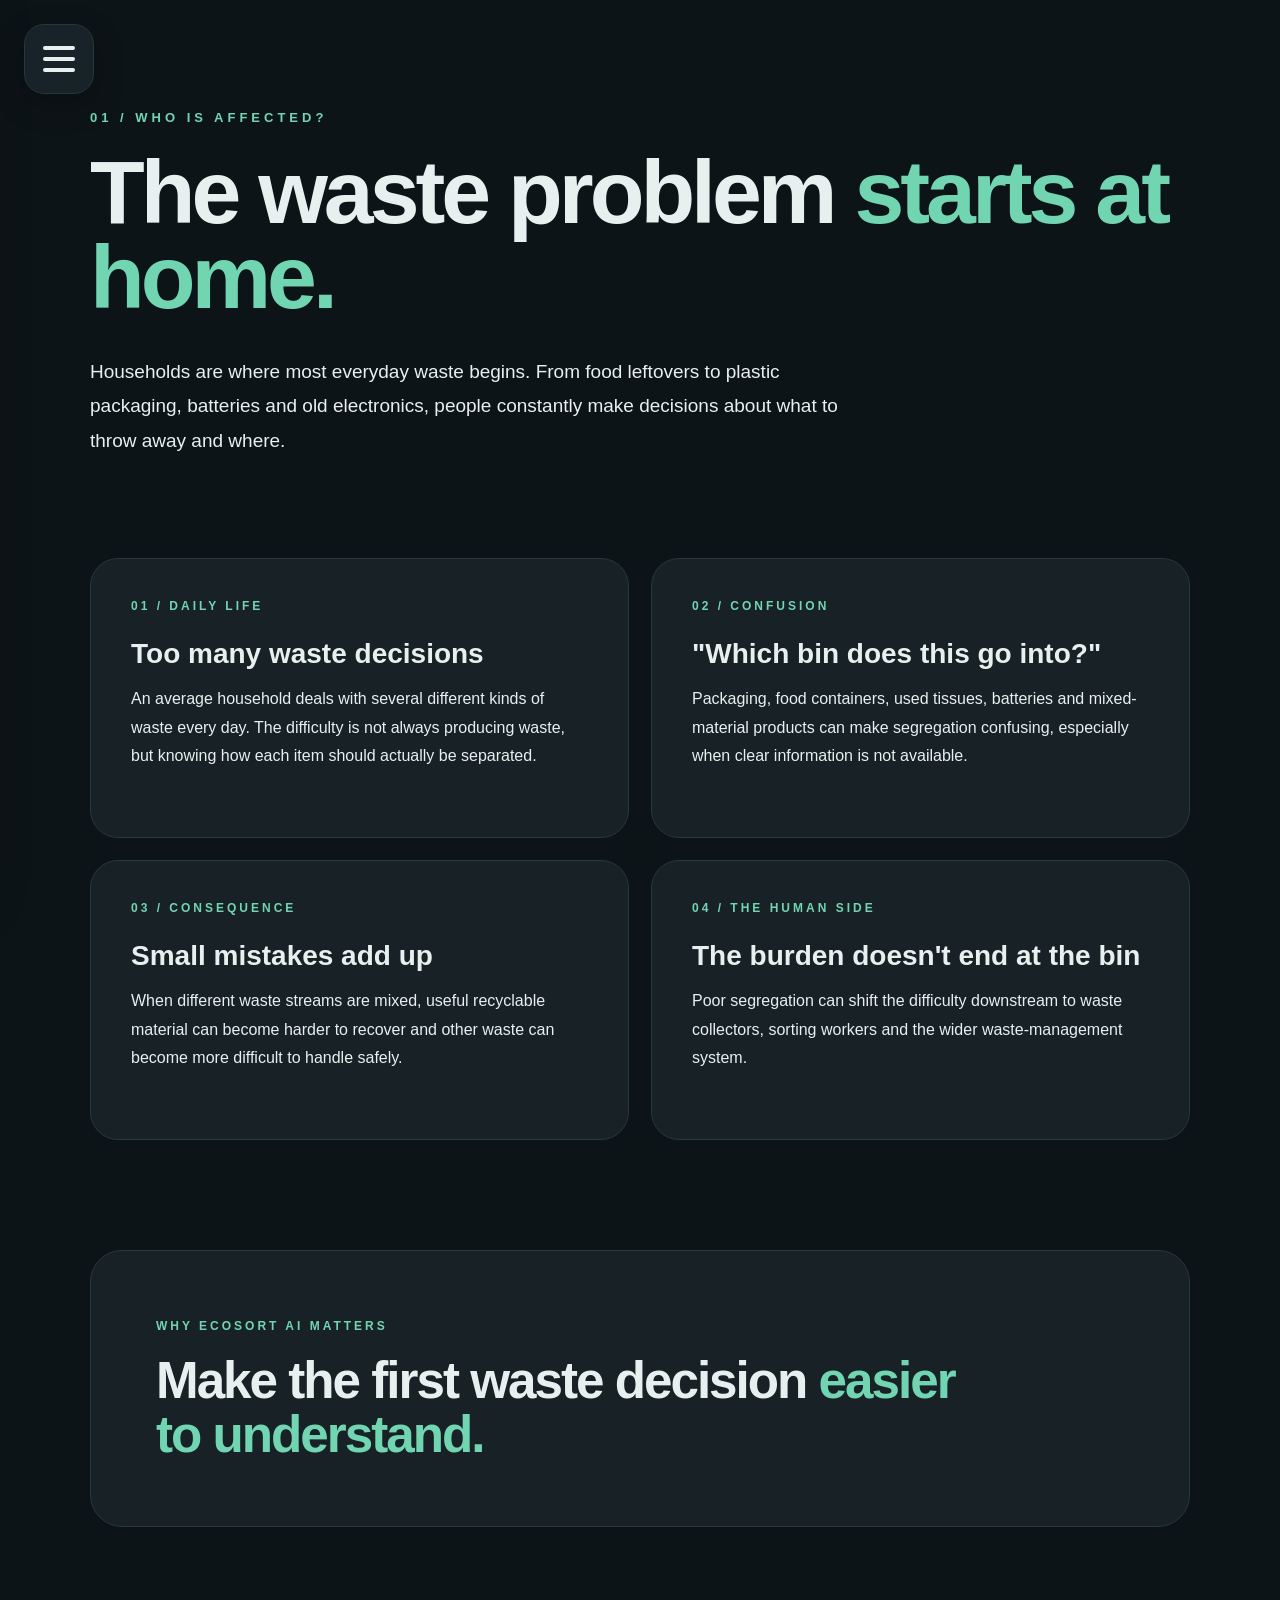
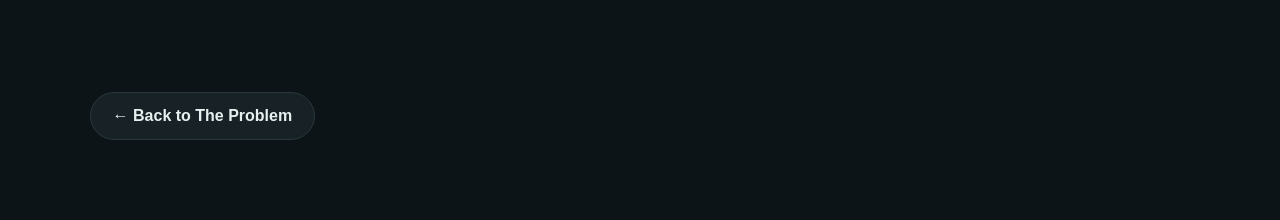
<file: households.html>
<!DOCTYPE html>
<html lang="en">

<head>

    <meta charset="UTF-8">

    <meta name="viewport"
          content="width=device-width, initial-scale=1.0">

    <title>Households | EcoSort AI</title>

    <link rel="stylesheet"
          href="style.css">

</head>


<body>


<!-- =========================
     HAMBURGER
========================= -->

<button class="hamburger"
        id="menuButton"
        aria-label="Open menu">

    <span></span>
    <span></span>
    <span></span>

</button>



<!-- =========================
     SIDEBAR
========================= -->

<aside class="sidebar"
       id="sidebar">

    <button class="close-menu"
            id="closeMenu"
            aria-label="Close menu">

        ×

    </button>


    <div class="sidebar-logo">

        <div class="logo-mark">
            ♻
        </div>

        <div>
            <strong>EcoSort</strong>
            <small>AI</small>
        </div>

    </div>


    <div class="sidebar-label">
        EXPLORE
    </div>


    <nav>

        <a href="index.html">
            <span>01</span>
            Home
        </a>

        <a href="introduction.html">
            <span>02</span>
            Introduction
        </a>

        <a href="idea.html">
            <span>03</span>
            The Idea
        </a>

        <a href="story.html">
            <span>04</span>
            Behind the Idea
        </a>

        <a href="problem.html">
            <span>05</span>
            The Problem
        </a>

        <a href="portal.html"
           class="portal-link">

            <span>06</span>
            Segregate Waste

        </a>

    </nav>


    <button class="theme-toggle"
            id="themeToggle">

        <span id="themeIcon">☀</span>

        <span id="themeText">
            Light Mode
        </span>

    </button>

</aside>



<div class="menu-overlay"
     id="menuOverlay">
</div>



<!-- =========================
     MAIN CONTENT
========================= -->

<main class="impact-page">


    <!-- HERO -->

    <section class="impact-hero">

        <div class="impact-eyebrow">
            01 / WHO IS AFFECTED?
        </div>


        <h1>

            The waste problem
            <span>starts at home.</span>

        </h1>


        <p class="impact-intro">

            Households are where most everyday waste
            begins. From food leftovers to plastic
            packaging, batteries and old electronics,
            people constantly make decisions about
            what to throw away and where.

        </p>

    </section>



    <!-- IMPACT CARDS -->

    <section class="impact-grid">


        <article class="impact-box">

            <div class="impact-box-number">
                01 / DAILY LIFE
            </div>


            <h2>
                Too many waste decisions
            </h2>


            <p>

                An average household deals with several
                different kinds of waste every day.
                The difficulty is not always producing
                waste, but knowing how each item should
                actually be separated.

            </p>

        </article>



        <article class="impact-box">

            <div class="impact-box-number">
                02 / CONFUSION
            </div>


            <h2>
                "Which bin does this go into?"
            </h2>


            <p>

                Packaging, food containers, used tissues,
                batteries and mixed-material products can
                make segregation confusing, especially
                when clear information is not available.

            </p>

        </article>



        <article class="impact-box">

            <div class="impact-box-number">
                03 / CONSEQUENCE
            </div>


            <h2>
                Small mistakes add up
            </h2>


            <p>

                When different waste streams are mixed,
                useful recyclable material can become
                harder to recover and other waste can
                become more difficult to handle safely.

            </p>

        </article>



        <article class="impact-box">

            <div class="impact-box-number">
                04 / THE HUMAN SIDE
            </div>


            <h2>
                The burden doesn't end at the bin
            </h2>


            <p>

                Poor segregation can shift the difficulty
                downstream to waste collectors, sorting
                workers and the wider waste-management
                system.

            </p>

        </article>


    </section>



    <!-- FINAL STATEMENT -->

    <section class="impact-statement">

        <small>
            WHY ECOSORT AI MATTERS
        </small>


        <h2>

            Make the first waste decision
            <span>easier to understand.</span>

        </h2>

    </section>



    <!-- BACK -->

    <a href="problem.html"
       class="back-button">

        ← Back to The Problem

    </a>


</main>



<!-- =========================
     SCRIPT
========================= -->

<script src="script.js"></script>


</body>

</html>
</file>
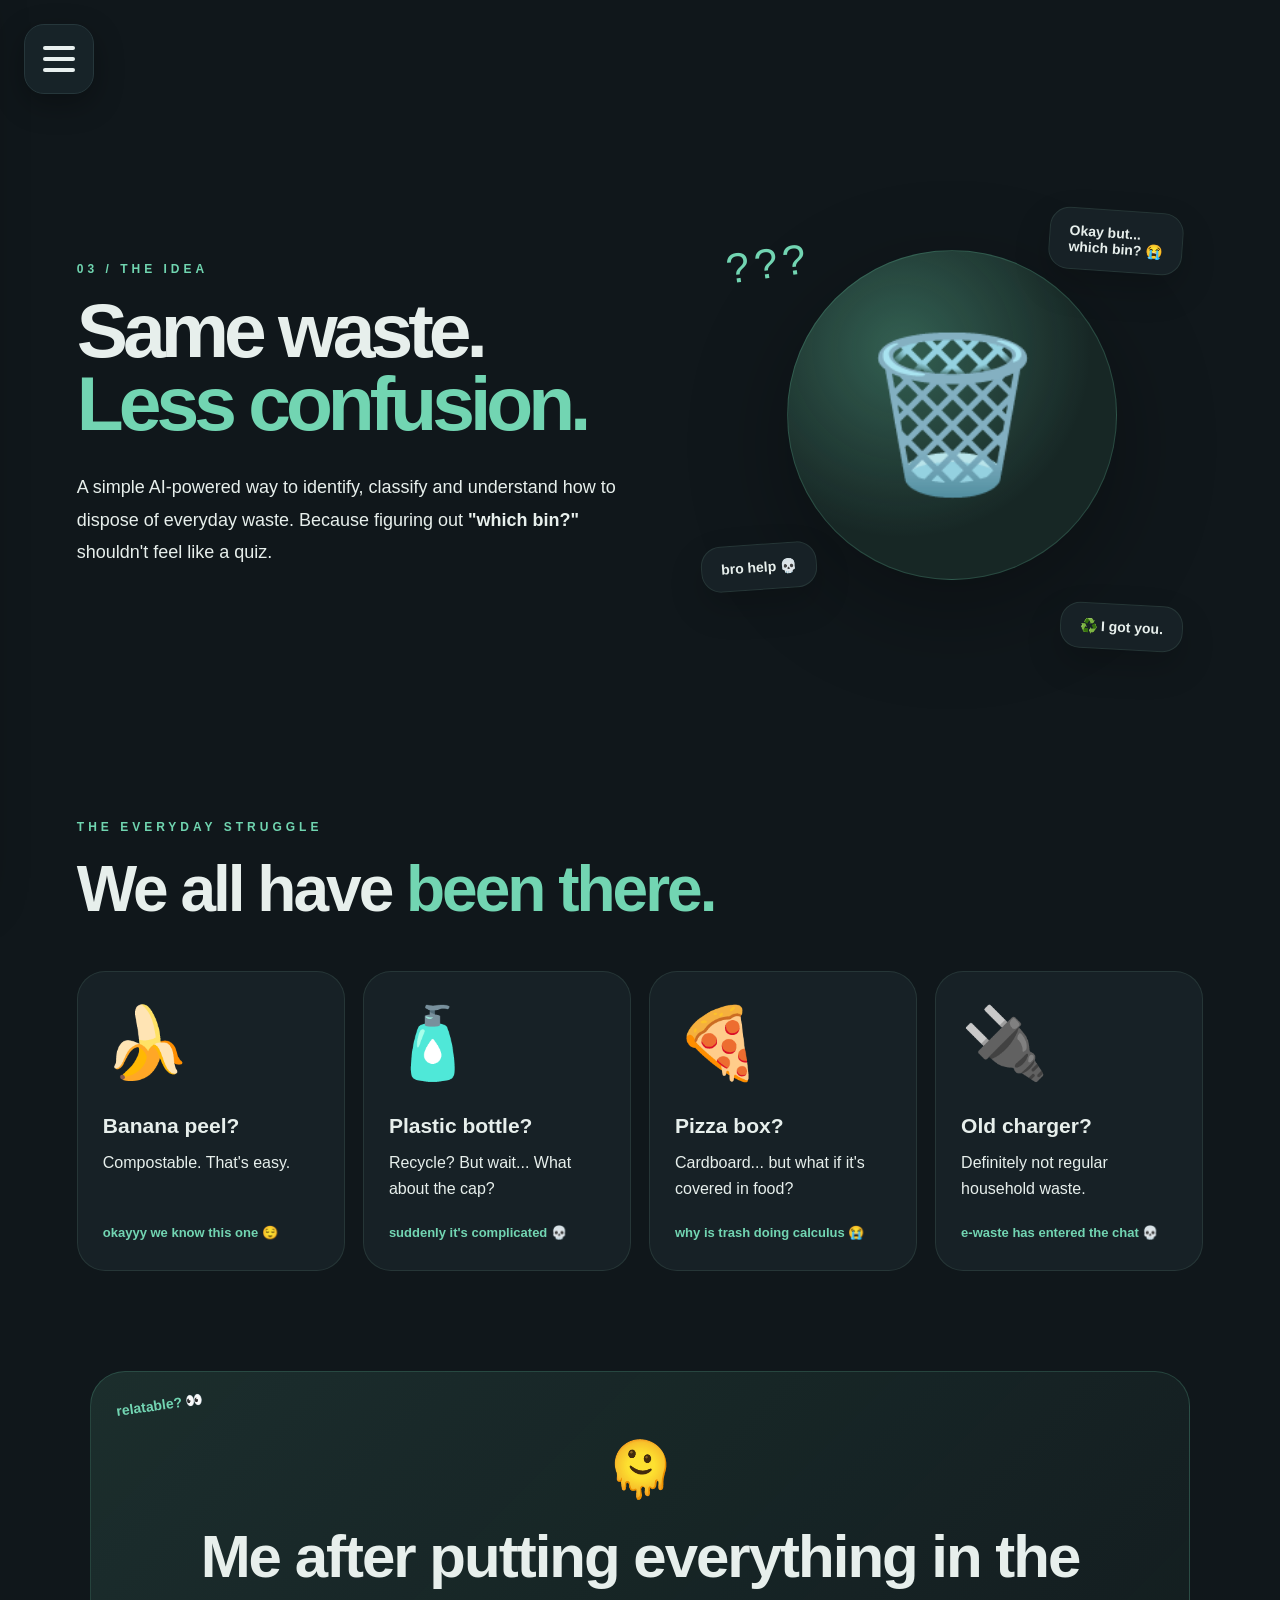
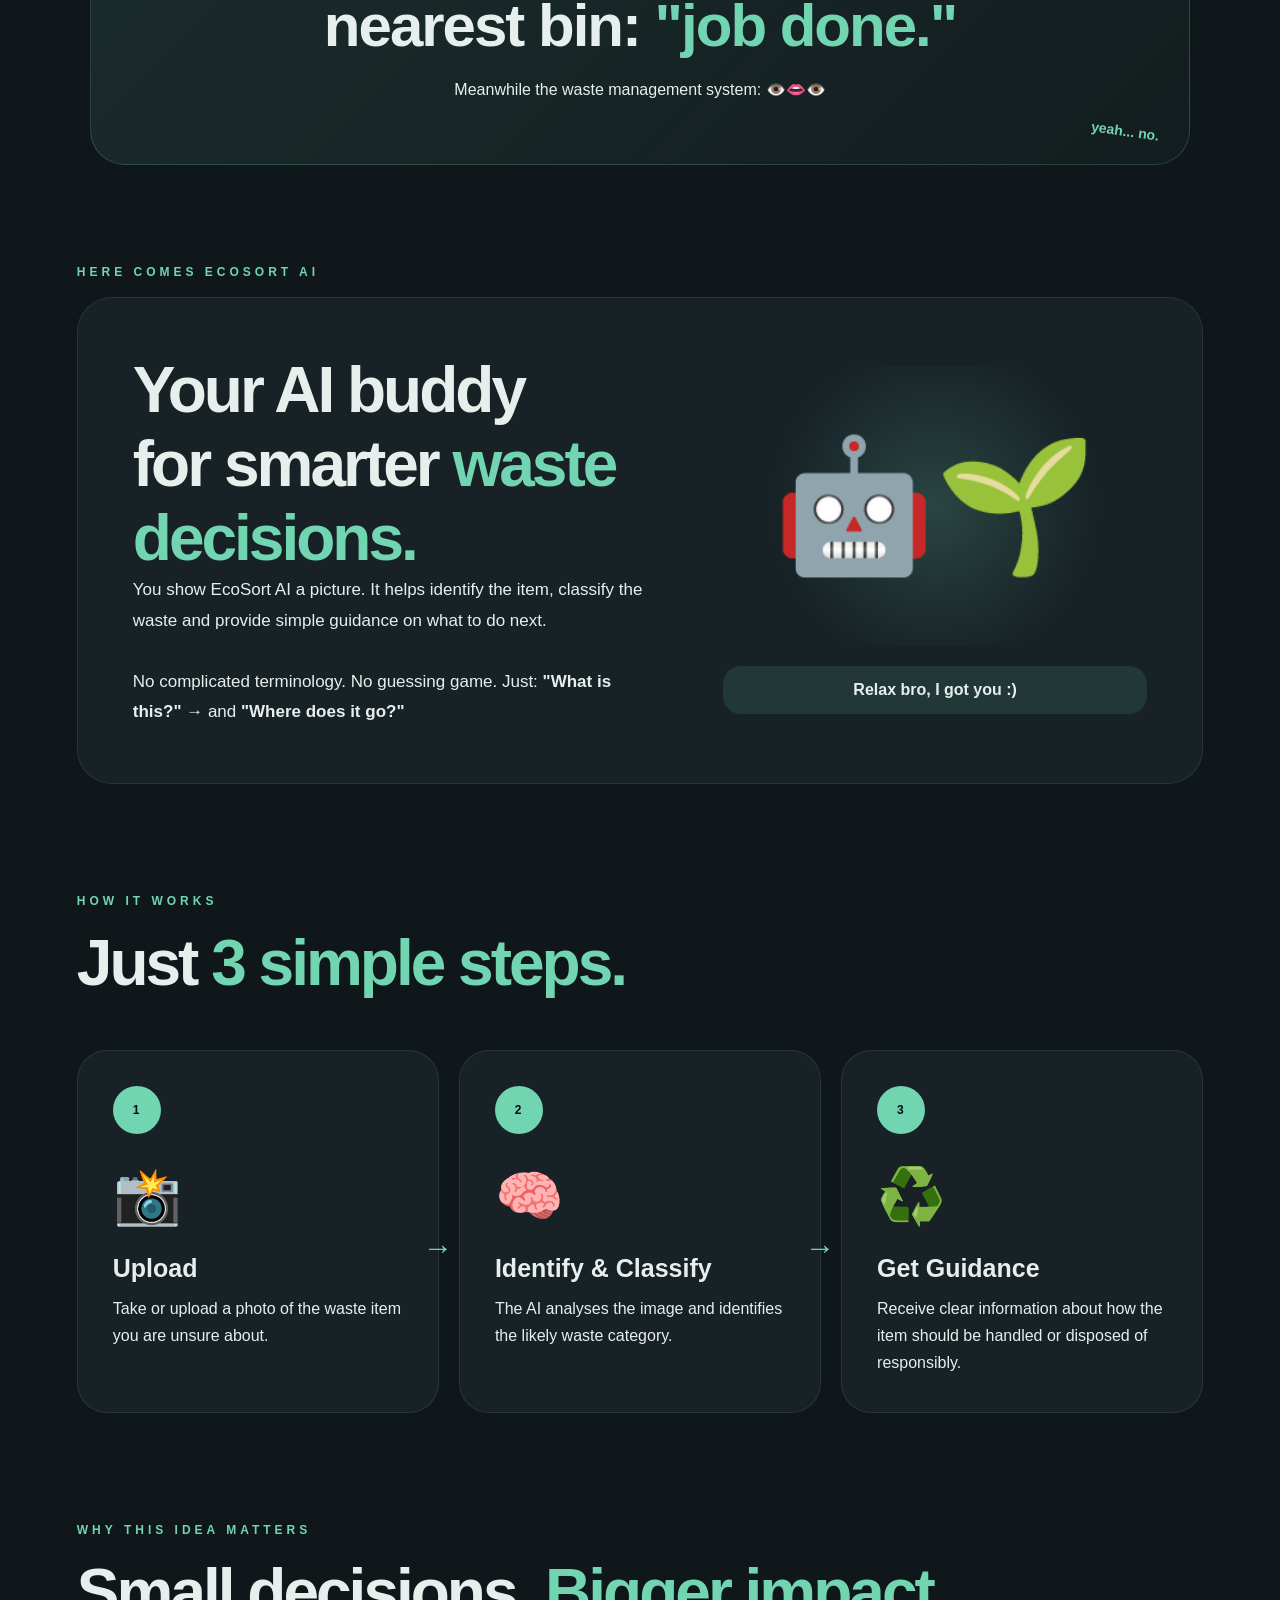
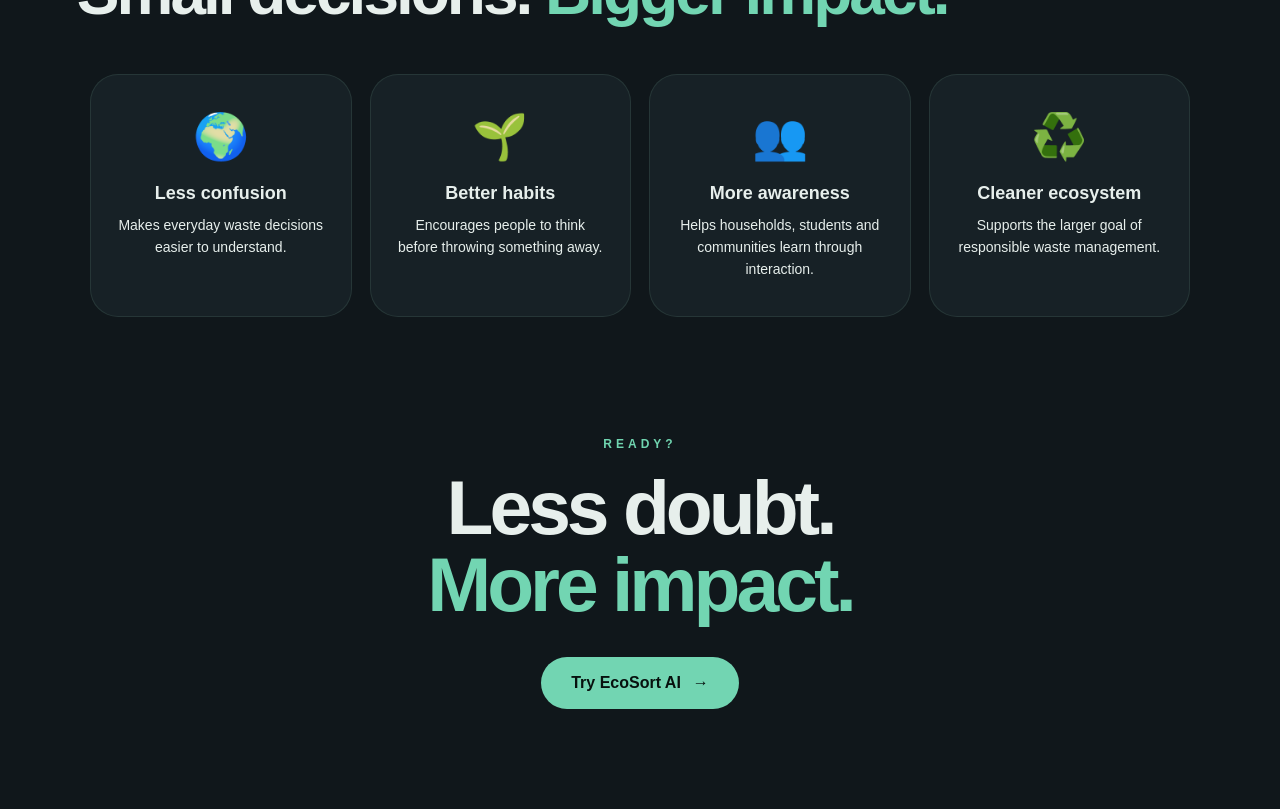
<file: idea.html>
<!DOCTYPE html>
<html lang="en">

<head>
    <meta charset="UTF-8">

    <meta name="viewport"
        content="width=device-width, initial-scale=1.0">

    <title>The Idea | EcoSort AI</title>

    <link rel="stylesheet" href="style.css">

    <style>

        /* =====================================================
           IDEA PAGE
        ===================================================== */

        .idea-page {
            min-height: 100vh;
            padding: 90px 6vw 100px;
            overflow: hidden;
        }


        /* =====================================================
           COMMON
        ===================================================== */

        .idea-eyebrow {
            color: #70d5b0;
            font-size: 12px;
            font-weight: 800;
            letter-spacing: 4px;
            margin-bottom: 18px;
        }


        .idea-page h1,
        .idea-page h2,
        .idea-page h3,
        .idea-page p {
            margin-top: 0;
        }


        /* =====================================================
           HERO
        ===================================================== */

        .idea-hero {
            max-width: 1450px;
            margin: auto;

            display: grid;
            grid-template-columns: 1.05fr .95fr;

            gap: 70px;
            align-items: center;

            min-height: 650px;
        }


        .idea-hero h1 {
            font-size: clamp(55px, 6vw, 94px);
            line-height: .96;
            letter-spacing: -5px;
            margin-bottom: 30px;
            color: var(--text-primary);
        }


        .idea-hero h1 span {
            color: #72d5b2;
        }


        .idea-hero-description {
            max-width: 650px;

            font-size: 18px;
            line-height: 1.8;

            color: var(--text-secondary);
        }


        /* =====================================================
           HERO VISUAL
        ===================================================== */

        .idea-visual {
            position: relative;
            min-height: 500px;

            display: flex;
            justify-content: center;
            align-items: center;
        }


        .idea-main-visual {
            width: 330px;
            height: 330px;

            border-radius: 50%;

            background:
                radial-gradient(
                    circle at 35% 30%,
                    rgba(110, 216, 177, .32),
                    transparent 60%
                ),
                rgba(34, 61, 52, .45);

            border: 1px solid rgba(112, 213, 176, .2);

            display: flex;
            align-items: center;
            justify-content: center;

            font-size: 150px;

            box-shadow:
                0 30px 100px rgba(0,0,0,.3);

            animation: floatIdea 5s ease-in-out infinite;
        }


        @keyframes floatIdea {

            0%, 100% {
                transform: translateY(0);
            }

            50% {
                transform: translateY(-12px);
            }

        }


        .idea-bubble {
            position: absolute;

            background: var(--card-bg);
            border: 1px solid var(--border);

            padding: 14px 19px;

            border-radius: 20px;

            font-size: 14px;
            font-weight: 700;

            box-shadow: 0 15px 35px rgba(0,0,0,.18);
        }


        .bubble-one {
            top: 45px;
            right: 20px;

            transform: rotate(4deg);
        }


        .bubble-two {
            bottom: 75px;
            left: 0;

            transform: rotate(-4deg);
        }


        .bubble-three {
            bottom: 15px;
            right: 20px;

            transform: rotate(3deg);
        }


        .question-marks {
            position: absolute;

            top: 75px;
            left: 25px;

            font-size: 42px;
            letter-spacing: 5px;

            color: #72d5b2;

            transform: rotate(-8deg);
        }


        /* =====================================================
           EVERYDAY STRUGGLE
        ===================================================== */

        .struggle-section {
            max-width: 1450px;
            margin: 80px auto 0;
        }


        .struggle-section h2 {
            font-size: clamp(42px, 5vw, 68px);
            letter-spacing: -3px;

            margin-bottom: 45px;
            color: var(--text-primary);
        }


        .struggle-section h2 span {
            color: #72d5b2;
        }


        .struggle-grid {
            display: grid;

            grid-template-columns:
                repeat(4, 1fr);

            gap: 18px;
        }


        .struggle-card {
            min-height: 300px;

            padding: 30px 25px;

            border-radius: 28px;

            background: var(--card-bg);

            border: 1px solid var(--border);

            display: flex;
            flex-direction: column;

            transition:
                transform .3s ease,
                border-color .3s ease;
        }


        .struggle-card:hover {
            transform: translateY(-8px);
            border-color: rgba(112,213,176,.5);
        }


        .waste-emoji {
            font-size: 70px;
            margin-bottom: 30px;
        }


        .struggle-card h3 {
            font-size: 21px;
            margin-bottom: 12px;
            color: var(--text-primary);
        }


        .struggle-card p {
            color: var(--text-secondary);
            line-height: 1.6;
            margin-bottom: 0;
        }


        .meme-line {
            margin-top: auto;

            color: #72d5b2;

            font-size: 13px;
            font-weight: 700;
        }


        /* =====================================================
           FUNNY QUOTE
        ===================================================== */

        .meme-section {
            max-width: 1100px;
            margin: 100px auto;

            text-align: center;
        }


        .meme-box {
            position: relative;

            padding: 65px 50px;

            border-radius: 35px;

            background:
                linear-gradient(
                    135deg,
                    rgba(112,213,176,.12),
                    rgba(112,213,176,.03)
                );

            border: 1px solid rgba(112,213,176,.2);
        }


        .meme-box .big-emoji {
            font-size: 55px;
        }


        .meme-box h2 {
            font-size: clamp(35px, 5vw, 60px);

            letter-spacing: -2px;

            color: var(--text-primary);

            margin: 20px auto;
        }


        .meme-box h2 span {
            color: #72d5b2;
        }


        .meme-box p {
            color: var(--text-secondary);
            font-size: 16px;
        }


        .sticker {
            position: absolute;

            font-size: 14px;
            font-weight: 700;

            color: #72d5b2;

            transform: rotate(-8deg);
        }


        .sticker-one {
            left: 25px;
            top: 25px;
        }


        .sticker-two {
            right: 30px;
            bottom: 25px;

            transform: rotate(8deg);
        }


        /* =====================================================
           ECOSORT AI SOLUTION
        ===================================================== */

        .solution-section {
            max-width: 1450px;
            margin: 100px auto;
        }


        .solution-container {
            border-radius: 35px;

            padding: 55px;

            background: var(--card-bg);

            border: 1px solid var(--border);

            display: grid;

            grid-template-columns:
                1fr .8fr;

            gap: 60px;

            align-items: center;
        }


        .solution-section h2 {
            font-size: clamp(42px, 5vw, 70px);

            letter-spacing: -3px;

            color: var(--text-primary);
        }


        .solution-section h2 span {
            color: #72d5b2;
        }


        .solution-text {
            font-size: 17px;

            line-height: 1.8;

            color: var(--text-secondary);

            max-width: 650px;
        }


        .ai-buddy {
            min-height: 280px;

            border-radius: 30px;

            background:
                radial-gradient(
                    circle at center,
                    rgba(112,213,176,.2),
                    transparent 65%
                );

            display: flex;
            align-items: center;
            justify-content: center;

            font-size: 130px;
        }


        .ai-speech {
            margin-top: 20px;

            padding: 15px 20px;

            border-radius: 18px;

            background: rgba(112,213,176,.12);

            color: var(--text-primary);

            text-align: center;

            font-weight: 700;
        }


        /* =====================================================
           HOW IT WORKS
        ===================================================== */

        .steps-section {
            max-width: 1450px;
            margin: 110px auto;
        }


        .steps-section h2 {
            font-size: clamp(42px, 5vw, 70px);

            letter-spacing: -3px;

            color: var(--text-primary);

            margin-bottom: 50px;
        }


        .steps-section h2 span {
            color: #72d5b2;
        }


        .steps-grid {
            display: grid;

            grid-template-columns:
                repeat(3, 1fr);

            gap: 20px;
        }


        .step-card {
            position: relative;

            padding: 35px;

            min-height: 320px;

            border-radius: 30px;

            background: var(--card-bg);

            border: 1px solid var(--border);
        }


        .step-number {
            width: 48px;
            height: 48px;

            border-radius: 50%;

            display: flex;
            align-items: center;
            justify-content: center;

            background: #72d5b2;

            color: #07110e;

            font-weight: 900;

            margin-bottom: 30px;
        }


        .step-icon {
            font-size: 55px;
            margin-bottom: 25px;
        }


        .step-card h3 {
            color: var(--text-primary);

            font-size: 25px;

            margin-bottom: 12px;
        }


        .step-card p {
            color: var(--text-secondary);

            line-height: 1.7;
        }


        .step-arrow {
            position: absolute;

            right: -15px;
            top: 50%;

            color: #72d5b2;

            font-size: 30px;

            z-index: 2;
        }


        /* =====================================================
           WHY IT MATTERS
        ===================================================== */

        .impact-section {
            max-width: 1450px;

            margin: 100px auto;
        }


        .impact-section h2 {
            font-size: clamp(42px, 5vw, 68px);

            letter-spacing: -3px;

            color: var(--text-primary);

            margin-bottom: 45px;
        }


        .impact-section h2 span {
            color: #72d5b2;
        }


        .impact-grid {
            display: grid;

            grid-template-columns:
                repeat(4, 1fr);

            gap: 18px;
        }


        .impact-card {
            padding: 35px 25px;

            border-radius: 28px;

            background: var(--card-bg);

            border: 1px solid var(--border);

            text-align: center;
        }


        .impact-icon {
            font-size: 45px;
            margin-bottom: 20px;
        }


        .impact-card h3 {
            color: var(--text-primary);

            font-size: 18px;

            margin-bottom: 10px;
        }


        .impact-card p {
            color: var(--text-secondary);

            font-size: 14px;

            line-height: 1.6;
        }


        /* =====================================================
           CTA
        ===================================================== */

        .idea-cta {
            max-width: 900px;

            margin: 120px auto 0;

            text-align: center;
        }


        .idea-cta h2 {
            font-size: clamp(45px, 6vw, 80px);

            line-height: 1;

            letter-spacing: -4px;

            color: var(--text-primary);

            margin-bottom: 35px;
        }


        .idea-cta h2 span {
            color: #72d5b2;
        }


        .idea-button {
            display: inline-flex;

            align-items: center;
            gap: 12px;

            padding: 17px 30px;

            border-radius: 50px;

            background: #72d5b2;

            color: #07110e;

            text-decoration: none;

            font-weight: 800;

            transition:
                transform .25s ease,
                box-shadow .25s ease;
        }


        .idea-button:hover {
            transform: translateY(-4px);

            box-shadow:
                0 15px 35px rgba(112,213,176,.2);
        }


        /* =====================================================
           RESPONSIVE
        ===================================================== */

        @media (max-width: 1000px) {

            .idea-hero,
            .solution-container {
                grid-template-columns: 1fr;
            }


            .struggle-grid,
            .impact-grid {
                grid-template-columns:
                    repeat(2, 1fr);
            }


            .steps-grid {
                grid-template-columns: 1fr;
            }


            .step-arrow {
                display: none;
            }

        }


        @media (max-width: 650px) {

            .idea-page {
                padding: 80px 22px;
            }


            .idea-hero h1 {
                letter-spacing: -3px;
            }


            .idea-visual {
                min-height: 380px;
            }


            .idea-main-visual {
                width: 250px;
                height: 250px;

                font-size: 100px;
            }


            .struggle-grid,
            .impact-grid {
                grid-template-columns: 1fr;
            }


            .solution-container {
                padding: 30px 22px;
            }


            .meme-box {
                padding: 45px 25px;
            }

        }

    </style>

</head>


<body>


    <!-- =====================================================
         HAMBURGER
    ====================================================== -->

    <button
        class="hamburger"
        id="menuButton"
        aria-label="Open menu"
    >
        <span></span>
        <span></span>
        <span></span>
    </button>



    <!-- =====================================================
         SIDEBAR
    ====================================================== -->

    <aside
        class="sidebar"
        id="sidebar"
    >

        <button
            class="close-menu"
            id="closeMenu"
            aria-label="Close menu"
        >
            ×
        </button>


        <div class="sidebar-logo">
            <span>♻</span>
            EcoSort AI
        </div>


        <div class="sidebar-label">
            EXPLORE
        </div>


        <nav>

            <a href="index.html">
                <span>01</span>
                Home
            </a>


            <a href="introduction.html">
                <span>02</span>
                Introduction
            </a>


            <a
                href="idea.html"
                class="active"
            >
                <span>03</span>
                The Idea
            </a>


            <a href="story.html">
                <span>04</span>
                Behind the Idea
            </a>


            <a href="problem.html">
                <span>05</span>
                The Problem
            </a>


            

            <a href="contact.html">
    <span>06</span>
    Find Help
</a>

<a href="portal.html"
   class="portal-link">

    <span>07</span>
    Segregate Waste

</a>

        </nav>


        <div class="sidebar-bottom">

            <button
                class="theme-toggle"
                id="themeToggle"
                type="button"
            >

                <span id="themeIcon">
                    ☀
                </span>

                <span id="themeText">
                    Light Mode
                </span>

            </button>

        </div>

    </aside>



    <div
        class="menu-overlay"
        id="menuOverlay"
    ></div>



    <!-- =====================================================
         PAGE
    ====================================================== -->

    <main class="idea-page">


        <!-- =================================================
             HERO
        ================================================== -->

        <section class="idea-hero">


            <div>

                <div class="idea-eyebrow">
                    03 / THE IDEA
                </div>


                <h1>
                    Same waste.
                    <br>

                    <span>
                        Less confusion.
                    </span>
                </h1>


                <p class="idea-hero-description">

                    A simple AI-powered way to identify,
                    classify and understand how to dispose
                    of everyday waste.

                    Because figuring out
                    <strong>"which bin?"</strong>
                    shouldn't feel like a quiz.

                </p>

            </div>



            <!-- Funny Visual -->

            <div class="idea-visual">

                <div class="question-marks">
                    ???
                </div>


                <div class="idea-main-visual">
                    🗑️
                </div>


                <div class="idea-bubble bubble-one">
                    Okay but...
                    <br>
                    which bin? 😭
                </div>


                <div class="idea-bubble bubble-two">
                    bro help 💀
                </div>


                <div class="idea-bubble bubble-three">
                    ♻️ I got you.
                </div>

            </div>

        </section>



        <!-- =================================================
             EVERYDAY STRUGGLE
        ================================================== -->

        <section class="struggle-section">

            <div class="idea-eyebrow">
                THE EVERYDAY STRUGGLE
            </div>


            <h2>
                We all have
                <span>been there.</span>
            </h2>


            <div class="struggle-grid">


                <article class="struggle-card">

                    <div class="waste-emoji">
                        🍌
                    </div>

                    <h3>
                        Banana peel?
                    </h3>

                    <p>
                        Compostable.
                        That's easy.
                    </p>

                    <div class="meme-line">
                        okayyy we know this one 😌
                    </div>

                </article>



                <article class="struggle-card">

                    <div class="waste-emoji">
                        🧴
                    </div>

                    <h3>
                        Plastic bottle?
                    </h3>

                    <p>
                        Recycle?

                        But wait...

                        What about the cap?
                    </p>

                    <div class="meme-line">
                        suddenly it's complicated 💀
                    </div>

                </article>



                <article class="struggle-card">

                    <div class="waste-emoji">
                        🍕
                    </div>

                    <h3>
                        Pizza box?
                    </h3>

                    <p>
                        Cardboard...

                        but what if it's covered
                        in food?
                    </p>

                    <div class="meme-line">
                        why is trash doing calculus 😭
                    </div>

                </article>



                <article class="struggle-card">

                    <div class="waste-emoji">
                        🔌
                    </div>

                    <h3>
                        Old charger?
                    </h3>

                    <p>
                        Definitely not regular
                        household waste.
                    </p>

                    <div class="meme-line">
                        e-waste has entered the chat 💀
                    </div>

                </article>

            </div>

        </section>



        <!-- =================================================
             MEME
        ================================================== -->

        <section class="meme-section">

            <div class="meme-box">

                <div class="sticker sticker-one">
                    relatable? 👀
                </div>


                <div class="big-emoji">
                    🫠
                </div>


                <h2>
                    Me after putting everything
                    in the nearest bin:

                    <span>
                        "job done."
                    </span>
                </h2>


                <p>
                    Meanwhile the waste management system:
                    👁️👄👁️
                </p>


                <div class="sticker sticker-two">
                    yeah... no.
                </div>

            </div>

        </section>



        <!-- =================================================
             SOLUTION
        ================================================== -->

        <section class="solution-section">

            <div class="idea-eyebrow">
                HERE COMES ECOSORT AI
            </div>


            <div class="solution-container">


                <div>

                    <h2>
                        Your AI buddy
                        <br>
                        for smarter
                        <span>
                            waste decisions.
                        </span>
                    </h2>


                    <p class="solution-text">

                        You show EcoSort AI a picture.

                        It helps identify the item,
                        classify the waste and provide
                        simple guidance on what to do next.

                        <br><br>

                        No complicated terminology.
                        No guessing game.

                        Just:
                        <strong>
                            "What is this?"
                        </strong>

                        → and

                        <strong>
                            "Where does it go?"
                        </strong>

                    </p>

                </div>



                <div>

                    <div class="ai-buddy">
                        🤖🌱
                    </div>


                    <div class="ai-speech">
                        Relax bro, I got you :)
                    </div>

                </div>

            </div>

        </section>



        <!-- =================================================
             HOW IT WORKS
        ================================================== -->

        <section class="steps-section">

            <div class="idea-eyebrow">
                HOW IT WORKS
            </div>


            <h2>
                Just
                <span>
                    3 simple steps.
                </span>
            </h2>


            <div class="steps-grid">


                <!-- STEP 1 -->

                <article class="step-card">

                    <div class="step-number">
                        1
                    </div>


                    <div class="step-icon">
                        📸
                    </div>


                    <h3>
                        Upload
                    </h3>


                    <p>
                        Take or upload a photo of
                        the waste item you are unsure about.
                    </p>


                    <div class="step-arrow">
                        →
                    </div>

                </article>



                <!-- STEP 2 -->

                <article class="step-card">

                    <div class="step-number">
                        2
                    </div>


                    <div class="step-icon">
                        🧠
                    </div>


                    <h3>
                        Identify & Classify
                    </h3>


                    <p>
                        The AI analyses the image and
                        identifies the likely waste category.
                    </p>


                    <div class="step-arrow">
                        →
                    </div>

                </article>



                <!-- STEP 3 -->

                <article class="step-card">

                    <div class="step-number">
                        3
                    </div>


                    <div class="step-icon">
                        ♻️
                    </div>


                    <h3>
                        Get Guidance
                    </h3>


                    <p>
                        Receive clear information about
                        how the item should be handled
                        or disposed of responsibly.
                    </p>

                </article>

            </div>

        </section>



        <!-- =================================================
             WHY IT MATTERS
        ================================================== -->

        <section class="impact-section">

            <div class="idea-eyebrow">
                WHY THIS IDEA MATTERS
            </div>


            <h2>
                Small decisions.
                <span>
                    Bigger impact.
                </span>
            </h2>


            <div class="impact-grid">


                <article class="impact-card">

                    <div class="impact-icon">
                        🌍
                    </div>

                    <h3>
                        Less confusion
                    </h3>

                    <p>
                        Makes everyday waste decisions
                        easier to understand.
                    </p>

                </article>



                <article class="impact-card">

                    <div class="impact-icon">
                        🌱
                    </div>

                    <h3>
                        Better habits
                    </h3>

                    <p>
                        Encourages people to think
                        before throwing something away.
                    </p>

                </article>



                <article class="impact-card">

                    <div class="impact-icon">
                        👥
                    </div>

                    <h3>
                        More awareness
                    </h3>

                    <p>
                        Helps households, students and
                        communities learn through interaction.
                    </p>

                </article>



                <article class="impact-card">

                    <div class="impact-icon">
                        ♻️
                    </div>

                    <h3>
                        Cleaner ecosystem
                    </h3>

                    <p>
                        Supports the larger goal of
                        responsible waste management.
                    </p>

                </article>

            </div>

        </section>



        <!-- =================================================
             CTA
        ================================================== -->

        <section class="idea-cta">

            <div class="idea-eyebrow">
                READY?
            </div>


            <h2>
                Less doubt.
                <br>
                <span>
                    More impact.
                </span>
            </h2>


            <a
                href="portal.html"
                class="idea-button"
            >
                Try EcoSort AI
                <span>→</span>
            </a>

        </section>


    </main>



    <!-- =====================================================
         COMMON SCRIPT
    ====================================================== -->

    <script src="script.js"></script>

</body>

</html>
</file>
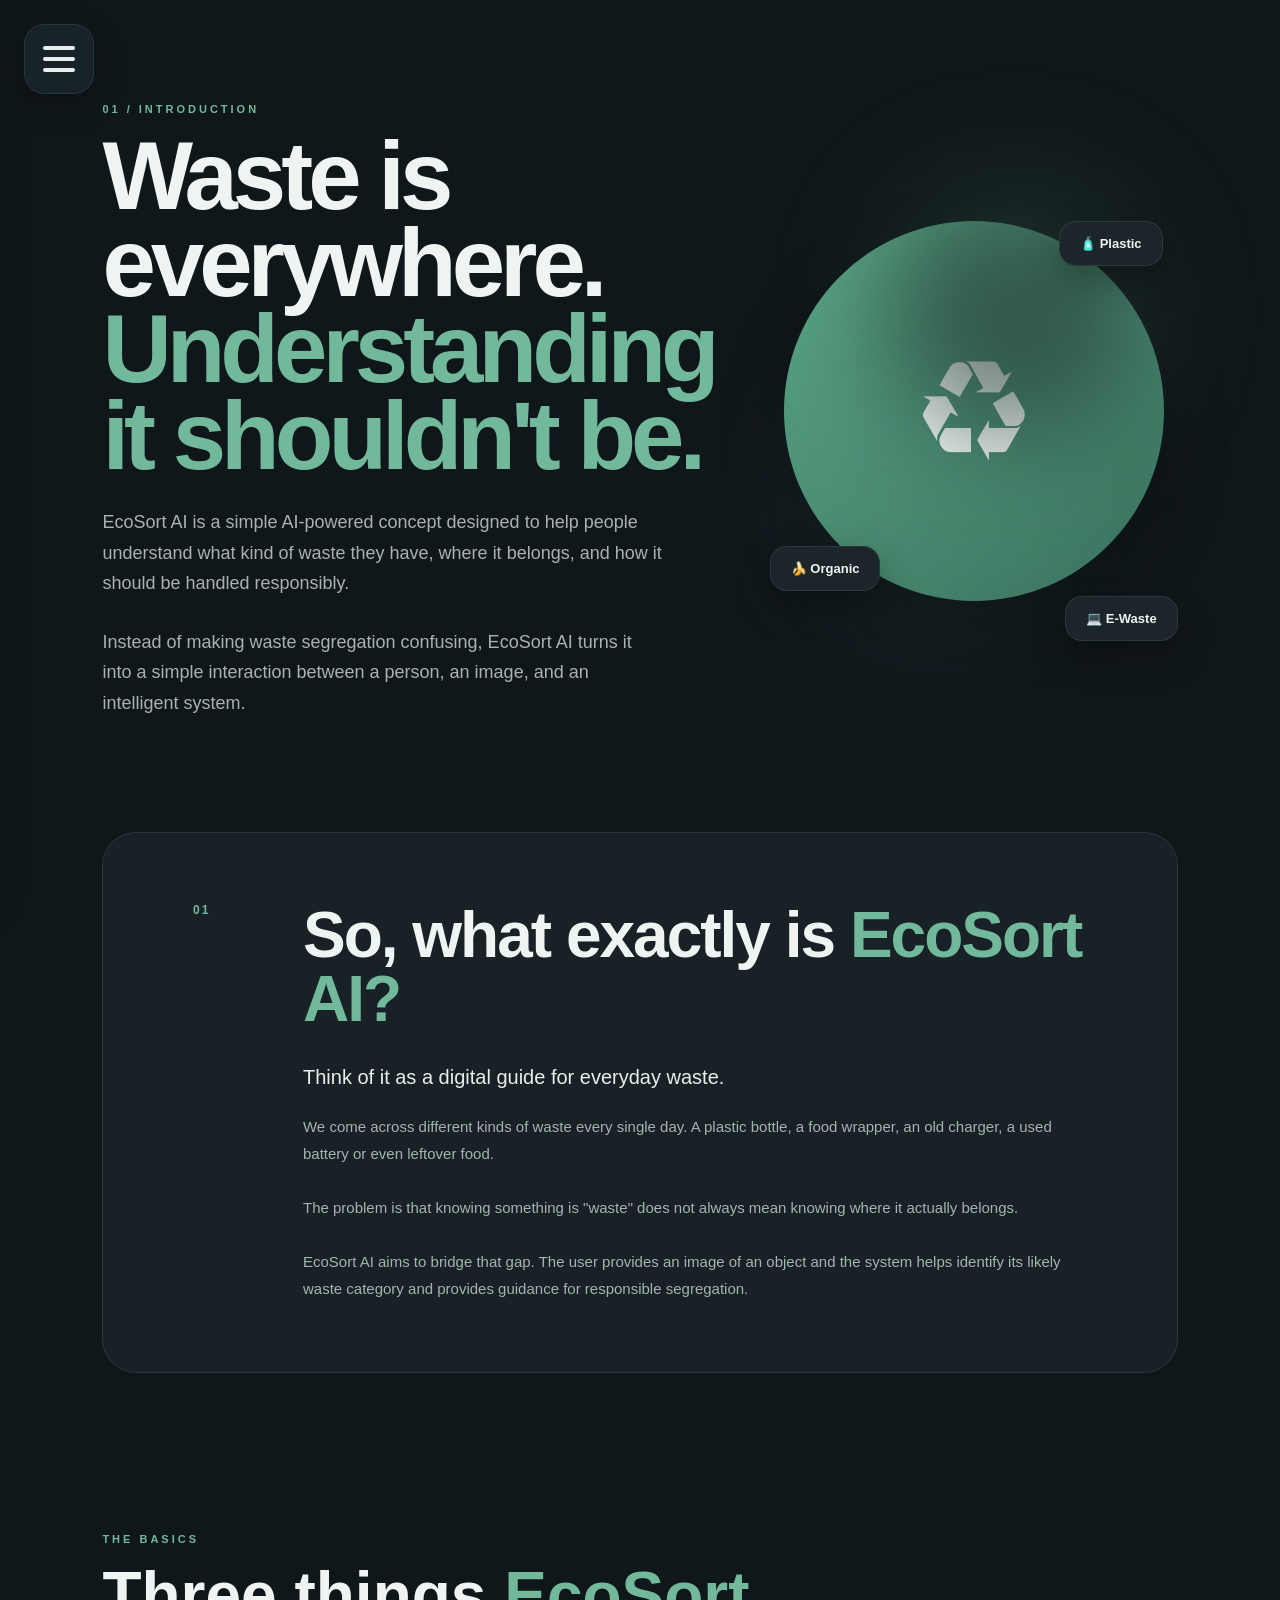
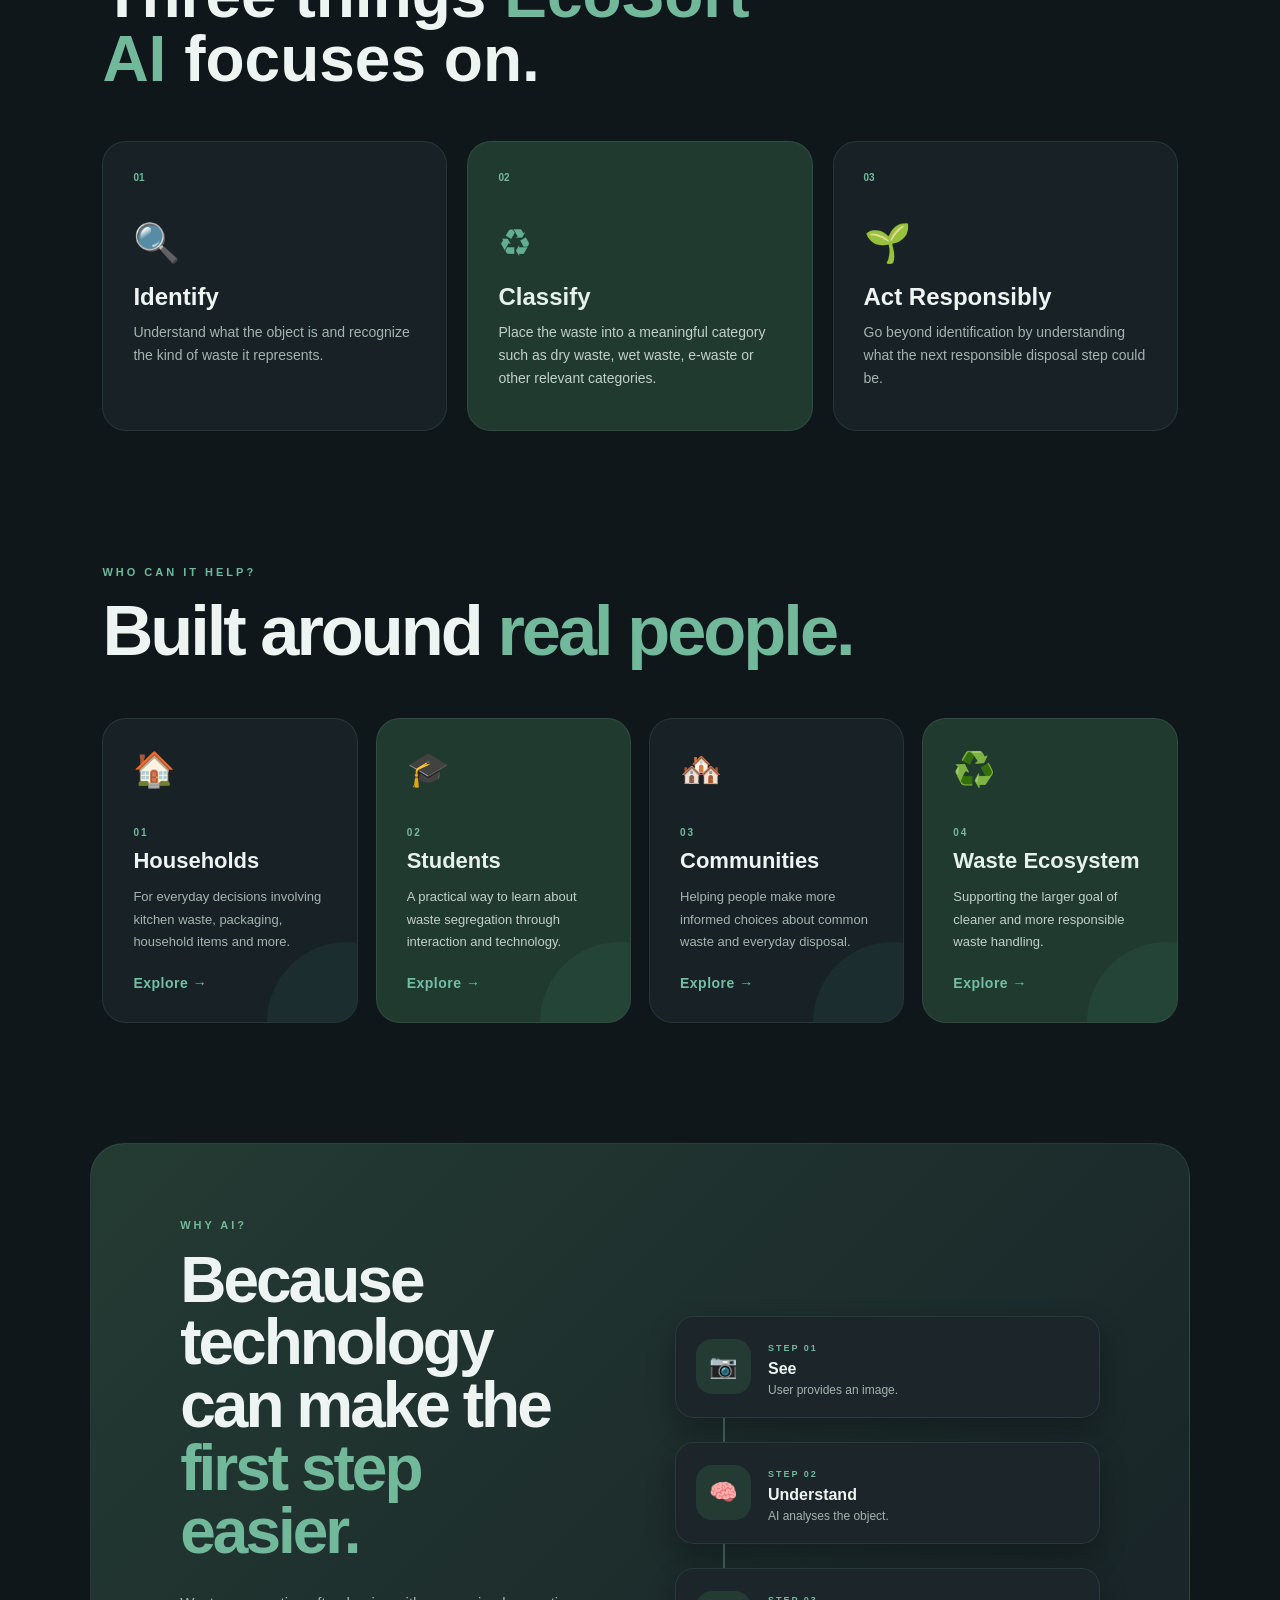
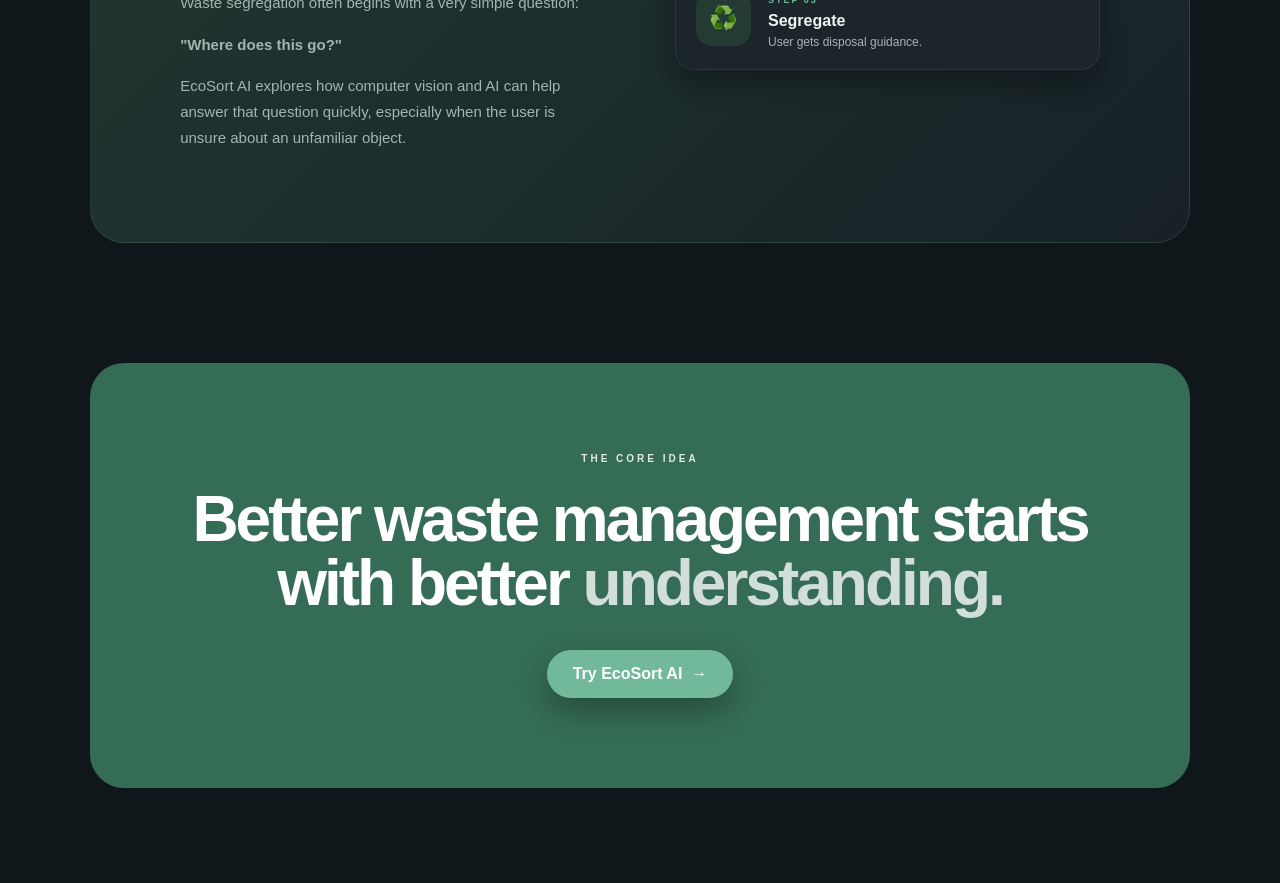
<file: introduction.html>
<!DOCTYPE html>
<html lang="en">

<head>
    <meta charset="UTF-8">

    <meta name="viewport"
          content="width=device-width, initial-scale=1.0">

    <title>Introduction | EcoSort AI</title>

    <link rel="stylesheet" href="style.css">
</head>

<body>

    <!-- =====================================================
         HAMBURGER BUTTON
    ====================================================== -->

    <button
        class="hamburger"
        id="menuButton"
        aria-label="Open menu"
    >
        <span></span>
        <span></span>
        <span></span>
    </button>


    <!-- =====================================================
         SIDEBAR
    ====================================================== -->

    <aside
        class="sidebar"
        id="sidebar"
    >

        <!-- Close Button -->

        <button
            class="close-menu"
            id="closeMenu"
            aria-label="Close menu"
        >
            ×
        </button>


        <!-- Logo -->

        <div class="sidebar-logo">
            <span>♻</span>
            EcoSort AI
        </div>


        <!-- Sidebar Heading -->

        <div class="sidebar-label">
            EXPLORE
        </div>


        <!-- Navigation -->

        <nav>

            <a href="index.html">
                <span>01</span>
                Home
            </a>


            <a
                href="introduction.html"
                class="active"
            >
                <span>02</span>
                Introduction
            </a>


            <a href="idea.html">
                <span>03</span>
                The Idea
            </a>


            <a href="story.html">
                <span>04</span>
                Behind the Idea
            </a>


            <a href="problem.html">
                <span>05</span>
                The Problem
            </a>


            
            <a href="contact.html">
    <span>06</span>
    Find Help
</a>

<a href="portal.html"
   class="portal-link">

    <span>07</span>
    Segregate Waste

</a>
        </nav>


        <!-- Theme Toggle -->

        <div class="sidebar-bottom">

            <button
                class="theme-toggle"
                id="themeToggle"
                type="button"
            >

                <span id="themeIcon">☀</span>

                <span id="themeText">
                    Light Mode
                </span>

            </button>

        </div>

    </aside>


    <!-- =====================================================
         SIDEBAR OVERLAY
    ====================================================== -->

    <div
        class="menu-overlay"
        id="menuOverlay"
    ></div>



    <!-- =====================================================
         MAIN CONTENT
    ====================================================== -->

    <main class="intro-page">


        <!-- =================================================
             HERO
        ================================================== -->

        <section class="intro-hero">

            <div class="intro-hero-content">

                <div class="eyebrow">
                    01 / INTRODUCTION
                </div>


                <h1>
                    Waste is everywhere.

                    <span>
                        Understanding it shouldn't be.
                    </span>
                </h1>


                <p>
                    EcoSort AI is a simple AI-powered concept
                    designed to help people understand what
                    kind of waste they have, where it belongs,
                    and how it should be handled responsibly.
                </p>


                <p>
                    Instead of making waste segregation
                    confusing, EcoSort AI turns it into a
                    simple interaction between a person,
                    an image, and an intelligent system.
                </p>

            </div>


            <!-- Hero Visual -->

            <div class="intro-hero-visual">

                <div class="glow glow-teal"></div>

                <div class="glow glow-pink"></div>


                <div class="intro-big-circle">

                    <div class="intro-recycle">
                        ♻
                    </div>

                </div>


                <div class="intro-mini-card card-one">
                    🧴 Plastic
                </div>


                <div class="intro-mini-card card-two">
                    🍌 Organic
                </div>


                <div class="intro-mini-card card-three">
                    💻 E-Waste
                </div>

            </div>

        </section>



        <!-- =================================================
             WHAT IS ECOSORT AI
        ================================================== -->

        <section class="intro-section">

            <div class="intro-section-number">
                01
            </div>


            <div class="intro-section-content">

                <h2>
                    So, what exactly is
                    <span>EcoSort AI?</span>
                </h2>


                <p class="large-text">
                    Think of it as a digital guide for
                    everyday waste.
                </p>


                <p>
                    We come across different kinds of waste
                    every single day. A plastic bottle,
                    a food wrapper, an old charger, a used
                    battery or even leftover food.

                    <br><br>

                    The problem is that knowing something
                    is "waste" does not always mean knowing
                    where it actually belongs.

                    <br><br>

                    EcoSort AI aims to bridge that gap.

                    The user provides an image of an object
                    and the system helps identify its likely
                    waste category and provides guidance for
                    responsible segregation.
                </p>

            </div>

        </section>



        <!-- =================================================
             THREE CORE CONCEPTS
        ================================================== -->

        <section class="concept-section">

            <div class="section-heading">

                <div class="eyebrow">
                    THE BASICS
                </div>


                <h2>
                    Three things
                    <span>EcoSort AI</span>
                    focuses on.
                </h2>

            </div>


            <div class="concept-grid">


                <!-- Identify -->

                <article class="concept-card">

                    <div class="concept-number">
                        01
                    </div>


                    <div class="concept-icon">
                        🔍
                    </div>


                    <h3>
                        Identify
                    </h3>


                    <p>
                        Understand what the object is
                        and recognize the kind of waste
                        it represents.
                    </p>

                </article>



                <!-- Classify -->

                <article class="concept-card featured">

                    <div class="concept-number">
                        02
                    </div>


                    <div class="concept-icon">
                        ♻
                    </div>


                    <h3>
                        Classify
                    </h3>


                    <p>
                        Place the waste into a meaningful
                        category such as dry waste,
                        wet waste, e-waste or other
                        relevant categories.
                    </p>

                </article>



                <!-- Act Responsibly -->

                <article class="concept-card">

                    <div class="concept-number">
                        03
                    </div>


                    <div class="concept-icon">
                        🌱
                    </div>


                    <h3>
                        Act Responsibly
                    </h3>


                    <p>
                        Go beyond identification by
                        understanding what the next
                        responsible disposal step could be.
                    </p>

                </article>

            </div>

        </section>



        <!-- =================================================
             WHO CAN IT HELP?
        ================================================== -->

        <section class="who-section">

            <div class="eyebrow">
                WHO CAN IT HELP?
            </div>


            <h2>
                Built around
                <span>real people.</span>
            </h2>


            <div class="people-grid">


                <!-- =========================================
                     HOUSEHOLDS
                ========================================== -->

                <a
                    href="households.html"
                    class="person-card"
                >

                    <div class="person-icon">
                        🏠
                    </div>


                    <div class="person-number">
                        01
                    </div>


                    <h3>
                        Households
                    </h3>


                    <p>
                        For everyday decisions involving
                        kitchen waste, packaging,
                        household items and more.
                    </p>


                    <span class="card-arrow">
                        Explore →
                    </span>

                </a>



                <!-- =========================================
                     STUDENTS
                ========================================== -->

                <a
                    href="students.html"
                    class="person-card featured-person"
                >

                    <div class="person-icon">
                        🎓
                    </div>


                    <div class="person-number">
                        02
                    </div>


                    <h3>
                        Students
                    </h3>


                    <p>
                        A practical way to learn about waste
                        segregation through interaction
                        and technology.
                    </p>


                    <span class="card-arrow">
                        Explore →
                    </span>

                </a>



                <!-- =========================================
                     COMMUNITIES
                ========================================== -->

                <a
                    href="communities.html"
                    class="person-card"
                >

                    <div class="person-icon">
                        🏘️
                    </div>


                    <div class="person-number">
                        03
                    </div>


                    <h3>
                        Communities
                    </h3>


                    <p>
                        Helping people make more informed
                        choices about common waste
                        and everyday disposal.
                    </p>


                    <span class="card-arrow">
                        Explore →
                    </span>

                </a>



                <!-- =========================================
                     WASTE ECOSYSTEM
                ========================================== -->

                <a
                    href="waste-ecosystem.html"
                    class="person-card featured-person"
                >

                    <div class="person-icon">
                        ♻️
                    </div>


                    <div class="person-number">
                        04
                    </div>


                    <h3>
                        Waste Ecosystem
                    </h3>


                    <p>
                        Supporting the larger goal of cleaner
                        and more responsible waste handling.
                    </p>


                    <span class="card-arrow">
                        Explore →
                    </span>

                </a>

            </div>

        </section>



        <!-- =================================================
             WHY AI?
        ================================================== -->

        <section class="why-ai-section">


            <!-- Left Content -->

            <div class="why-ai-left">

                <div class="eyebrow">
                    WHY AI?
                </div>


                <h2>
                    Because technology
                    can make the
                    <span>first step easier.</span>
                </h2>


                <p>
                    Waste segregation often begins with
                    a very simple question:
                </p>


                <p>
                    <strong>
                        "Where does this go?"
                    </strong>
                </p>


                <p>
                    EcoSort AI explores how computer vision
                    and AI can help answer that question
                    quickly, especially when the user is
                    unsure about an unfamiliar object.
                </p>

            </div>



            <!-- AI Process -->

            <div class="ai-process">


                <!-- Step 1 -->

                <div class="ai-process-card">

                    <div class="process-icon">
                        📷
                    </div>


                    <div>

                        <small>
                            STEP 01
                        </small>


                        <h3>
                            See
                        </h3>


                        <p>
                            User provides an image.
                        </p>

                    </div>

                </div>



                <div class="process-line"></div>



                <!-- Step 2 -->

                <div class="ai-process-card">

                    <div class="process-icon">
                        🧠
                    </div>


                    <div>

                        <small>
                            STEP 02
                        </small>


                        <h3>
                            Understand
                        </h3>


                        <p>
                            AI analyses the object.
                        </p>

                    </div>

                </div>



                <div class="process-line"></div>



                <!-- Step 3 -->

                <div class="ai-process-card">

                    <div class="process-icon">
                        ♻️
                    </div>


                    <div>

                        <small>
                            STEP 03
                        </small>


                        <h3>
                            Segregate
                        </h3>


                        <p>
                            User gets disposal guidance.
                        </p>

                    </div>

                </div>

            </div>

        </section>



        <!-- =================================================
             FINAL STATEMENT
        ================================================== -->

        <section class="intro-core">

            <div class="core-label">
                THE CORE IDEA
            </div>


            <h2>
                Better waste management
                starts with better
                <span>understanding.</span>
            </h2>


            <a
                href="portal.html"
                class="primary-button"
            >
                Try EcoSort AI
                <span>→</span>
            </a>

        </section>


    </main>



    <!-- =====================================================
         COMMON JAVASCRIPT
    ====================================================== -->

    <script src="script.js"></script>

</body>

</html>
</file>
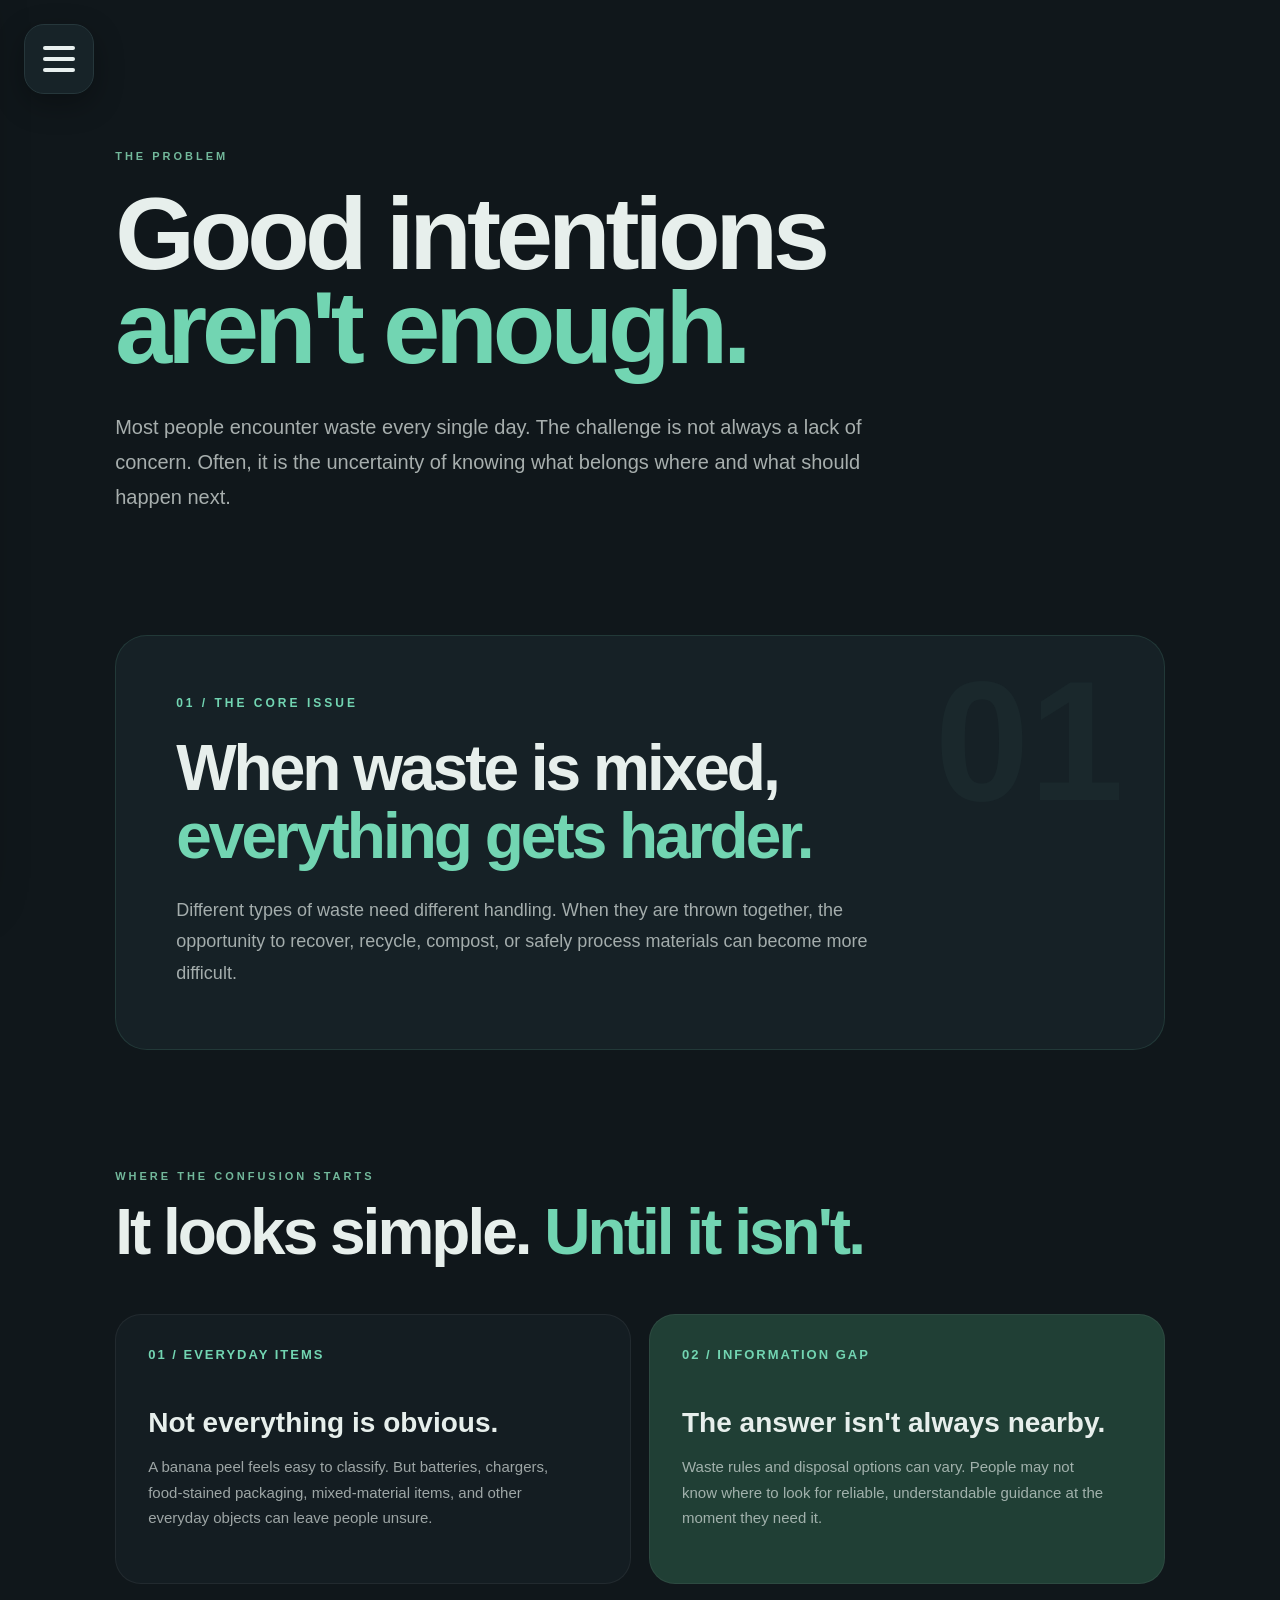
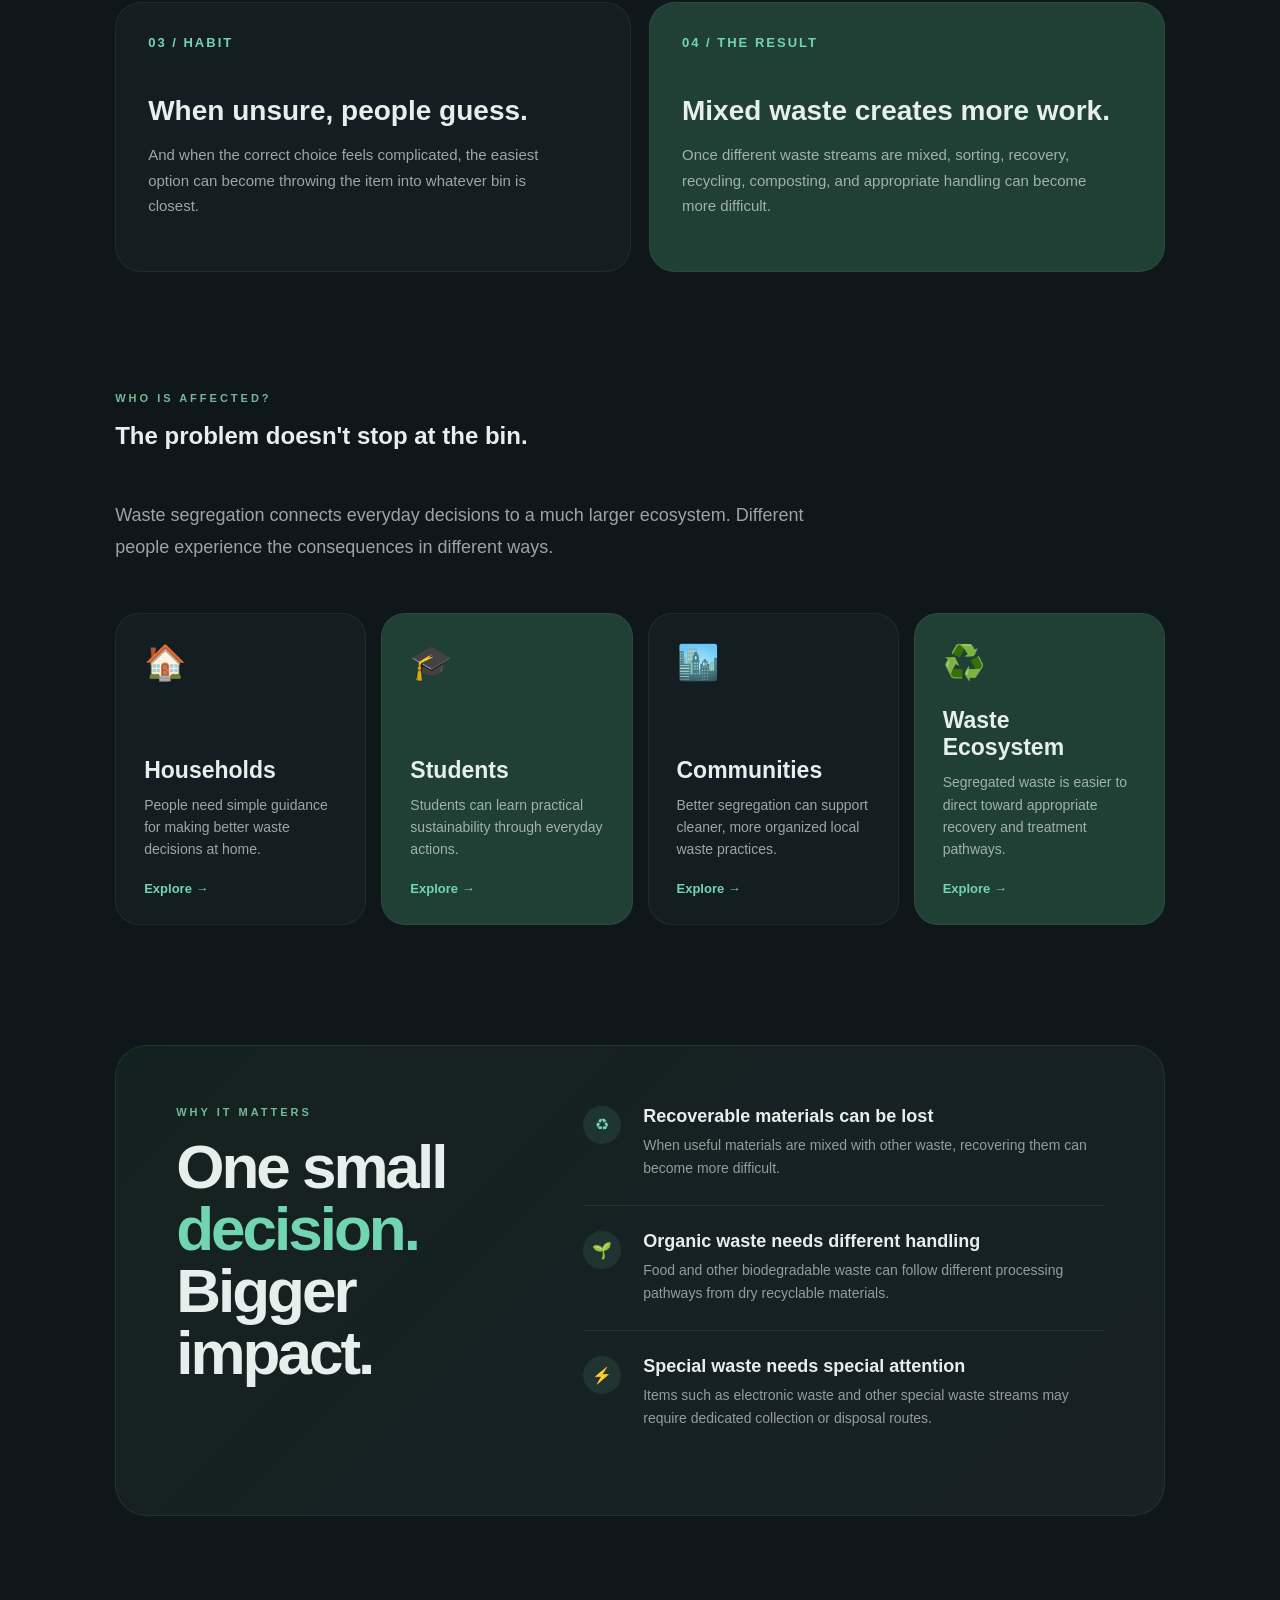
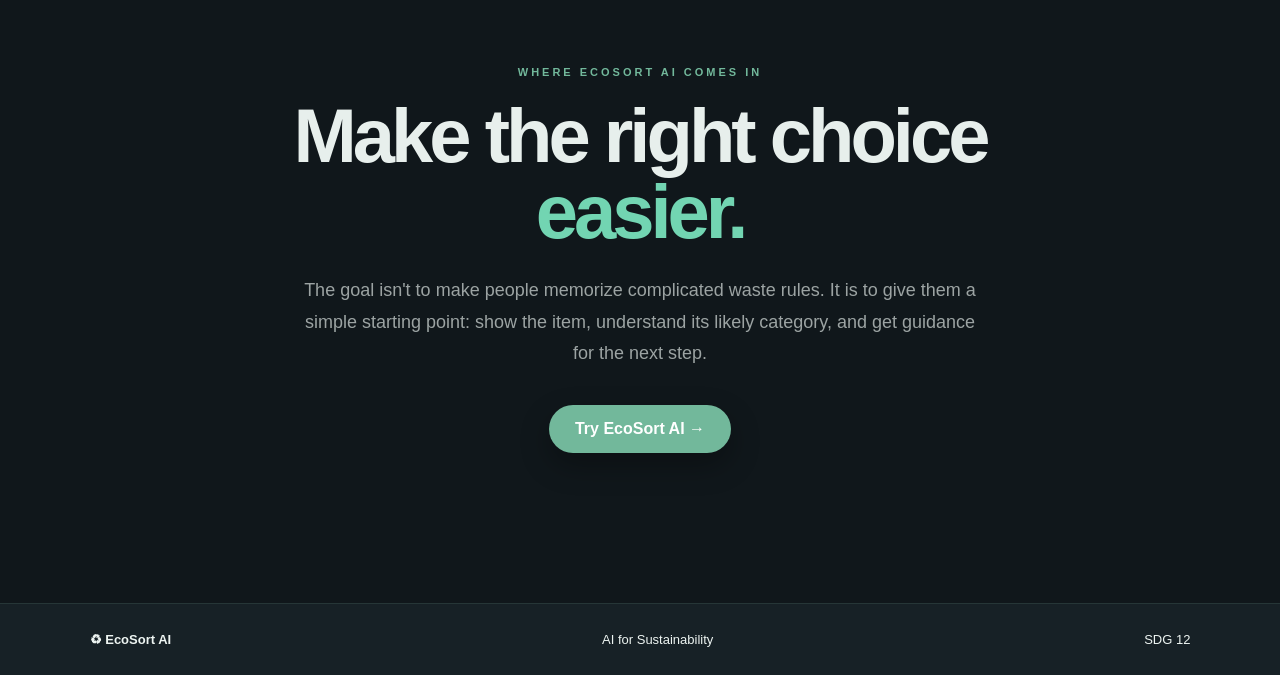
<file: problem.html>
<!DOCTYPE html>
<html lang="en">

<head>
    <meta charset="UTF-8">
    <meta name="viewport" content="width=device-width, initial-scale=1.0">

    <title>The Problem | EcoSort AI</title>

    <link rel="stylesheet" href="style.css">

    <style>
        /* =========================================
           PROBLEM PAGE
           ========================================= */

        .problem-page {
            min-height: 100vh;
            padding: 150px 9% 100px;
        }

        /* =========================================
           HERO
           ========================================= */

        .problem-hero {
            max-width: 1050px;
            margin: 0 auto 120px;
        }

        .problem-hero .eyebrow {
            margin-bottom: 25px;
        }

        .problem-hero h1 {
            max-width: 950px;
            font-size: clamp(58px, 8vw, 118px);
            line-height: 0.92;
            letter-spacing: -5px;
            margin: 0 0 35px;
        }

        .problem-hero h1 span {
            color: #72d5b2;
        }

        .problem-lead {
            max-width: 780px;
            font-size: 20px;
            line-height: 1.75;
            opacity: 0.7;
        }


        /* =========================================
           BIG PROBLEM STATEMENT
           ========================================= */

        .problem-statement {
            max-width: 1050px;
            margin: 0 auto 120px;
            padding: 60px;
            border-radius: 32px;

            background: #162126;
            border: 1px solid rgba(114, 213, 178, 0.13);

            position: relative;
            overflow: hidden;
        }

        .problem-statement::before {
            content: "01";
            position: absolute;
            right: 40px;
            top: 20px;

            font-size: 170px;
            font-weight: 900;
            line-height: 1;

            color: rgba(114, 213, 178, 0.045);
        }

        .statement-label {
            position: relative;
            z-index: 1;

            font-size: 12px;
            letter-spacing: 3px;
            color: #72d5b2;
            font-weight: 700;

            margin-bottom: 25px;
        }

        .problem-statement h2 {
            position: relative;
            z-index: 1;

            max-width: 850px;

            font-size: clamp(35px, 5vw, 65px);
            line-height: 1.05;
            letter-spacing: -3px;

            margin: 0 0 25px;
        }

        .problem-statement h2 span {
            color: #72d5b2;
        }

        .problem-statement p {
            position: relative;
            z-index: 1;

            max-width: 750px;

            font-size: 18px;
            line-height: 1.75;
            opacity: 0.68;
        }


        /* =========================================
           CONFUSION GRID
           ========================================= */

        .confusion-section {
            max-width: 1050px;
            margin: 0 auto 120px;
        }

        .section-top {
            margin-bottom: 50px;
        }

        .section-top h2 {
            font-size: clamp(38px, 5vw, 65px);
            line-height: 1;
            letter-spacing: -3px;
            margin: 15px 0 0;
        }

        .section-top h2 span {
            color: #72d5b2;
        }

        .confusion-grid {
            display: grid;
            grid-template-columns: repeat(2, 1fr);
            gap: 18px;
        }

        .confusion-card {
            min-height: 270px;
            padding: 32px;

            border-radius: 26px;

            background: #141d22;
            border: 1px solid rgba(255, 255, 255, 0.06);

            transition:
                transform 0.3s ease,
                border-color 0.3s ease;
        }

        .confusion-card:hover {
            transform: translateY(-6px);
            border-color: rgba(114, 213, 178, 0.25);
        }

        .confusion-card:nth-child(2),
        .confusion-card:nth-child(4) {
            background: #203f35;
        }

        .card-number {
            font-size: 13px;
            letter-spacing: 2px;
            color: #72d5b2;
            font-weight: 700;
            margin-bottom: 45px;
        }

        .confusion-card h3 {
            font-size: 28px;
            margin: 0 0 15px;
        }

        .confusion-card p {
            font-size: 15px;
            line-height: 1.7;
            opacity: 0.65;
            max-width: 430px;
        }


        /* =========================================
           WHO IS AFFECTED
           ========================================= */

        .affected-section {
            max-width: 1050px;
            margin: 0 auto 120px;
        }

        .affected-intro {
            max-width: 700px;
            margin-bottom: 50px;
        }

        .affected-intro p {
            font-size: 18px;
            line-height: 1.75;
            opacity: 0.65;
        }

        .affected-grid {
            display: grid;
            grid-template-columns: repeat(4, 1fr);
            gap: 15px;
        }

        .affected-card {
            min-height: 290px;

            padding: 28px;
            border-radius: 24px;

            background: #141d22;
            border: 1px solid rgba(255, 255, 255, 0.06);

            text-decoration: none;
            color: inherit;

            display: flex;
            flex-direction: column;

            transition:
                transform 0.3s ease,
                border-color 0.3s ease;
        }

        .affected-card:hover {
            transform: translateY(-8px);
            border-color: rgba(114, 213, 178, 0.3);
        }

        .affected-card:nth-child(2),
        .affected-card:nth-child(4) {
            background: #203f35;
        }

        .affected-icon {
            font-size: 34px;
            margin-bottom: auto;
        }

        .affected-card h3 {
            font-size: 23px;
            margin: 25px 0 10px;
        }

        .affected-card p {
            font-size: 14px;
            line-height: 1.6;
            opacity: 0.65;
        }

        .explore-link {
            margin-top: 20px;
            font-size: 13px;
            font-weight: 700;
            color: #72d5b2;
        }


        /* =========================================
           THE COST OF CONFUSION
           ========================================= */

        .cost-section {
            max-width: 1050px;
            margin: 0 auto 120px;
        }

        .cost-box {
            display: grid;
            grid-template-columns: 0.8fr 1.2fr;
            gap: 60px;

            padding: 60px;

            border-radius: 32px;

            background: linear-gradient(
                135deg,
                #14221f,
                #172126
            );

            border: 1px solid rgba(114, 213, 178, 0.1);
        }

        .cost-box h2 {
            font-size: clamp(38px, 5vw, 62px);
            line-height: 1;
            letter-spacing: -3px;
            margin: 15px 0 0;
        }

        .cost-box h2 span {
            color: #72d5b2;
        }

        .cost-points {
            display: flex;
            flex-direction: column;
            gap: 25px;
        }

        .cost-point {
            display: grid;
            grid-template-columns: 45px 1fr;
            gap: 15px;

            padding-bottom: 25px;

            border-bottom: 1px solid rgba(255, 255, 255, 0.07);
        }

        .cost-point:last-child {
            border-bottom: none;
        }

        .cost-icon {
            width: 38px;
            height: 38px;

            display: flex;
            align-items: center;
            justify-content: center;

            border-radius: 50%;

            background: rgba(114, 213, 178, 0.1);
            color: #72d5b2;
        }

        .cost-point h3 {
            margin: 0 0 7px;
            font-size: 18px;
        }

        .cost-point p {
            margin: 0;
            font-size: 14px;
            line-height: 1.65;
            opacity: 0.6;
        }


        /* =========================================
           SOLUTION TRANSITION
           ========================================= */

        .problem-ending {
            max-width: 900px;
            margin: 0 auto;
            text-align: center;
            padding: 30px 0 50px;
        }

        .problem-ending h2 {
            font-size: clamp(42px, 6vw, 76px);
            line-height: 1;
            letter-spacing: -4px;
            margin: 20px 0 25px;
        }

        .problem-ending h2 span {
            color: #72d5b2;
        }

        .problem-ending p {
            max-width: 680px;
            margin: 0 auto 35px;

            font-size: 18px;
            line-height: 1.75;
            opacity: 0.65;
        }


        /* =========================================
           LIGHT MODE
           ========================================= */

        body:not(.dark-mode) .problem-statement,
        body:not(.dark-mode) .confusion-card,
        body:not(.dark-mode) .affected-card {
            background: #ffffff;
            border-color: rgba(30, 80, 100, 0.1);
        }

        body:not(.dark-mode) .confusion-card:nth-child(2),
        body:not(.dark-mode) .confusion-card:nth-child(4),
        body:not(.dark-mode) .affected-card:nth-child(2),
        body:not(.dark-mode) .affected-card:nth-child(4) {
            background: #dff4eb;
        }

        body:not(.dark-mode) .cost-box {
            background: #eaf6ff;
            border-color: rgba(50, 120, 150, 0.12);
        }

        body:not(.dark-mode) .cost-point {
            border-color: rgba(20, 80, 110, 0.08);
        }


        /* =========================================
           RESPONSIVE
           ========================================= */

        @media (max-width: 900px) {

            .problem-page {
                padding: 120px 6% 70px;
            }

            .affected-grid {
                grid-template-columns: repeat(2, 1fr);
            }

            .cost-box {
                grid-template-columns: 1fr;
                gap: 40px;
                padding: 40px;
            }
        }


        @media (max-width: 650px) {

            .problem-hero h1 {
                letter-spacing: -3px;
            }

            .problem-statement {
                padding: 35px 28px;
            }

            .confusion-grid,
            .affected-grid {
                grid-template-columns: 1fr;
            }

            .cost-box {
                padding: 35px 28px;
            }
        }
    </style>
</head>


<body>

    <!-- =========================================
         HAMBURGER
         ========================================= -->

    <button class="hamburger" id="menuButton" aria-label="Open menu">
        <span></span>
        <span></span>
        <span></span>
    </button>


    <!-- =========================================
         SIDEBAR
         ========================================= -->

    <aside class="sidebar" id="sidebar">

        <button class="close-menu" id="closeMenu" aria-label="Close menu">
            ×
        </button>

        <div class="sidebar-logo">
            <span>♻</span>
            EcoSort AI
        </div>

        <div class="sidebar-label">
            EXPLORE
        </div>

        <nav>

            <a href="index.html">
                <span>01</span>
                Home
            </a>

            <a href="introduction.html">
                <span>02</span>
                Introduction
            </a>

            <a href="idea.html">
                <span>03</span>
                The Idea
            </a>

            <a href="story.html">
                <span>04</span>
                Behind the Idea
            </a>

            <a href="problem.html" class="active">
                <span>05</span>
                The Problem
            </a>

            

            <a href="contact.html">
    <span>06</span>
    Find Help
</a>

<a href="portal.html"
   class="portal-link">

    <span>07</span>
    Segregate Waste

</a>

        </nav>


        <div class="sidebar-bottom">

            <div class="sidebar-label">
                APPEARANCE
            </div>

            <button class="theme-toggle" id="themeToggle">

                <span id="themeIcon">☀</span>

                <span id="themeText">
                    Light Mode
                </span>

            </button>

        </div>

    </aside>


    <!-- OVERLAY -->

    <div class="menu-overlay" id="menuOverlay"></div>


    <!-- =========================================
         MAIN
         ========================================= -->

    <main class="problem-page">


        <!-- HERO -->

        <section class="problem-hero">

            <div class="eyebrow">
                THE PROBLEM
            </div>

            <h1>
                Good intentions
                <span>aren't enough.</span>
            </h1>

            <p class="problem-lead">
                Most people encounter waste every single day.
                The challenge is not always a lack of concern.
                Often, it is the uncertainty of knowing what belongs
                where and what should happen next.
            </p>

        </section>


        <!-- BIG STATEMENT -->

        <section class="problem-statement">

            <div class="statement-label">
                01 / THE CORE ISSUE
            </div>

            <h2>
                When waste is mixed,
                <span>everything gets harder.</span>
            </h2>

            <p>
                Different types of waste need different handling.
                When they are thrown together, the opportunity to
                recover, recycle, compost, or safely process materials
                can become more difficult.
            </p>

        </section>


        <!-- CONFUSION -->

        <section class="confusion-section">

            <div class="section-top">

                <div class="eyebrow">
                    WHERE THE CONFUSION STARTS
                </div>

                <h2>
                    It looks simple.
                    <span>Until it isn't.</span>
                </h2>

            </div>


            <div class="confusion-grid">

                <div class="confusion-card">

                    <div class="card-number">
                        01 / EVERYDAY ITEMS
                    </div>

                    <h3>
                        Not everything is obvious.
                    </h3>

                    <p>
                        A banana peel feels easy to classify.
                        But batteries, chargers, food-stained packaging,
                        mixed-material items, and other everyday objects
                        can leave people unsure.
                    </p>

                </div>


                <div class="confusion-card">

                    <div class="card-number">
                        02 / INFORMATION GAP
                    </div>

                    <h3>
                        The answer isn't always nearby.
                    </h3>

                    <p>
                        Waste rules and disposal options can vary.
                        People may not know where to look for reliable,
                        understandable guidance at the moment they need it.
                    </p>

                </div>


                <div class="confusion-card">

                    <div class="card-number">
                        03 / HABIT
                    </div>

                    <h3>
                        When unsure, people guess.
                    </h3>

                    <p>
                        And when the correct choice feels complicated,
                        the easiest option can become throwing the item
                        into whatever bin is closest.
                    </p>

                </div>


                <div class="confusion-card">

                    <div class="card-number">
                        04 / THE RESULT
                    </div>

                    <h3>
                        Mixed waste creates more work.
                    </h3>

                    <p>
                        Once different waste streams are mixed,
                        sorting, recovery, recycling, composting,
                        and appropriate handling can become more difficult.
                    </p>

                </div>

            </div>

        </section>


        <!-- WHO IS AFFECTED -->

        <section class="affected-section">

            <div class="affected-intro">

                <div class="eyebrow">
                    WHO IS AFFECTED?
                </div>

                <h2 class="section-top">
                    The problem doesn't
                    <span>stop at the bin.</span>
                </h2>

                <p>
                    Waste segregation connects everyday decisions
                    to a much larger ecosystem. Different people
                    experience the consequences in different ways.
                </p>

            </div>


            <div class="affected-grid">

                <a href="households.html" class="affected-card">

                    <div class="affected-icon">
                        🏠
                    </div>

                    <div>

                        <h3>
                            Households
                        </h3>

                        <p>
                            People need simple guidance for making
                            better waste decisions at home.
                        </p>

                        <div class="explore-link">
                            Explore →
                        </div>

                    </div>

                </a>


                <a href="students.html" class="affected-card">

                    <div class="affected-icon">
                        🎓
                    </div>

                    <div>

                        <h3>
                            Students
                        </h3>

                        <p>
                            Students can learn practical sustainability
                            through everyday actions.
                        </p>

                        <div class="explore-link">
                            Explore →
                        </div>

                    </div>

                </a>


                <a href="communities.html" class="affected-card">

                    <div class="affected-icon">
                        🏙️
                    </div>

                    <div>

                        <h3>
                            Communities
                        </h3>

                        <p>
                            Better segregation can support cleaner,
                            more organized local waste practices.
                        </p>

                        <div class="explore-link">
                            Explore →
                        </div>

                    </div>

                </a>


                <a href="waste-ecosystem.html" class="affected-card">

                    <div class="affected-icon">
                        ♻️
                    </div>

                    <div>

                        <h3>
                            Waste Ecosystem
                        </h3>

                        <p>
                            Segregated waste is easier to direct toward
                            appropriate recovery and treatment pathways.
                        </p>

                        <div class="explore-link">
                            Explore →
                        </div>

                    </div>

                </a>

            </div>

        </section>


        <!-- COST OF CONFUSION -->

        <section class="cost-section">

            <div class="cost-box">

                <div>

                    <div class="eyebrow">
                        WHY IT MATTERS
                    </div>

                    <h2>
                        One small
                        <span>decision.</span>
                        Bigger impact.
                    </h2>

                </div>


                <div class="cost-points">

                    <div class="cost-point">

                        <div class="cost-icon">
                            ♻
                        </div>

                        <div>

                            <h3>
                                Recoverable materials can be lost
                            </h3>

                            <p>
                                When useful materials are mixed with
                                other waste, recovering them can become
                                more difficult.
                            </p>

                        </div>

                    </div>


                    <div class="cost-point">

                        <div class="cost-icon">
                            🌱
                        </div>

                        <div>

                            <h3>
                                Organic waste needs different handling
                            </h3>

                            <p>
                                Food and other biodegradable waste can
                                follow different processing pathways
                                from dry recyclable materials.
                            </p>

                        </div>

                    </div>


                    <div class="cost-point">

                        <div class="cost-icon">
                            ⚡
                        </div>

                        <div>

                            <h3>
                                Special waste needs special attention
                            </h3>

                            <p>
                                Items such as electronic waste and
                                other special waste streams may require
                                dedicated collection or disposal routes.
                            </p>

                        </div>

                    </div>

                </div>

            </div>

        </section>


        <!-- ENDING -->

        <section class="problem-ending">

            <div class="eyebrow">
                WHERE ECOSORT AI COMES IN
            </div>

            <h2>
                Make the right choice
                <span>easier.</span>
            </h2>

            <p>
                The goal isn't to make people memorize complicated
                waste rules. It is to give them a simple starting point:
                show the item, understand its likely category,
                and get guidance for the next step.
            </p>

            <a href="portal.html" class="primary-button">
                Try EcoSort AI →
            </a>

        </section>


    </main>


    <!-- FOOTER -->

    <footer>

        <div class="footer-logo">
            ♻ EcoSort AI
        </div>

        <div>
            AI for Sustainability
        </div>

        <div>
            SDG 12
        </div>

    </footer>


    <script src="script.js"></script>

</body>

</html>
</file>
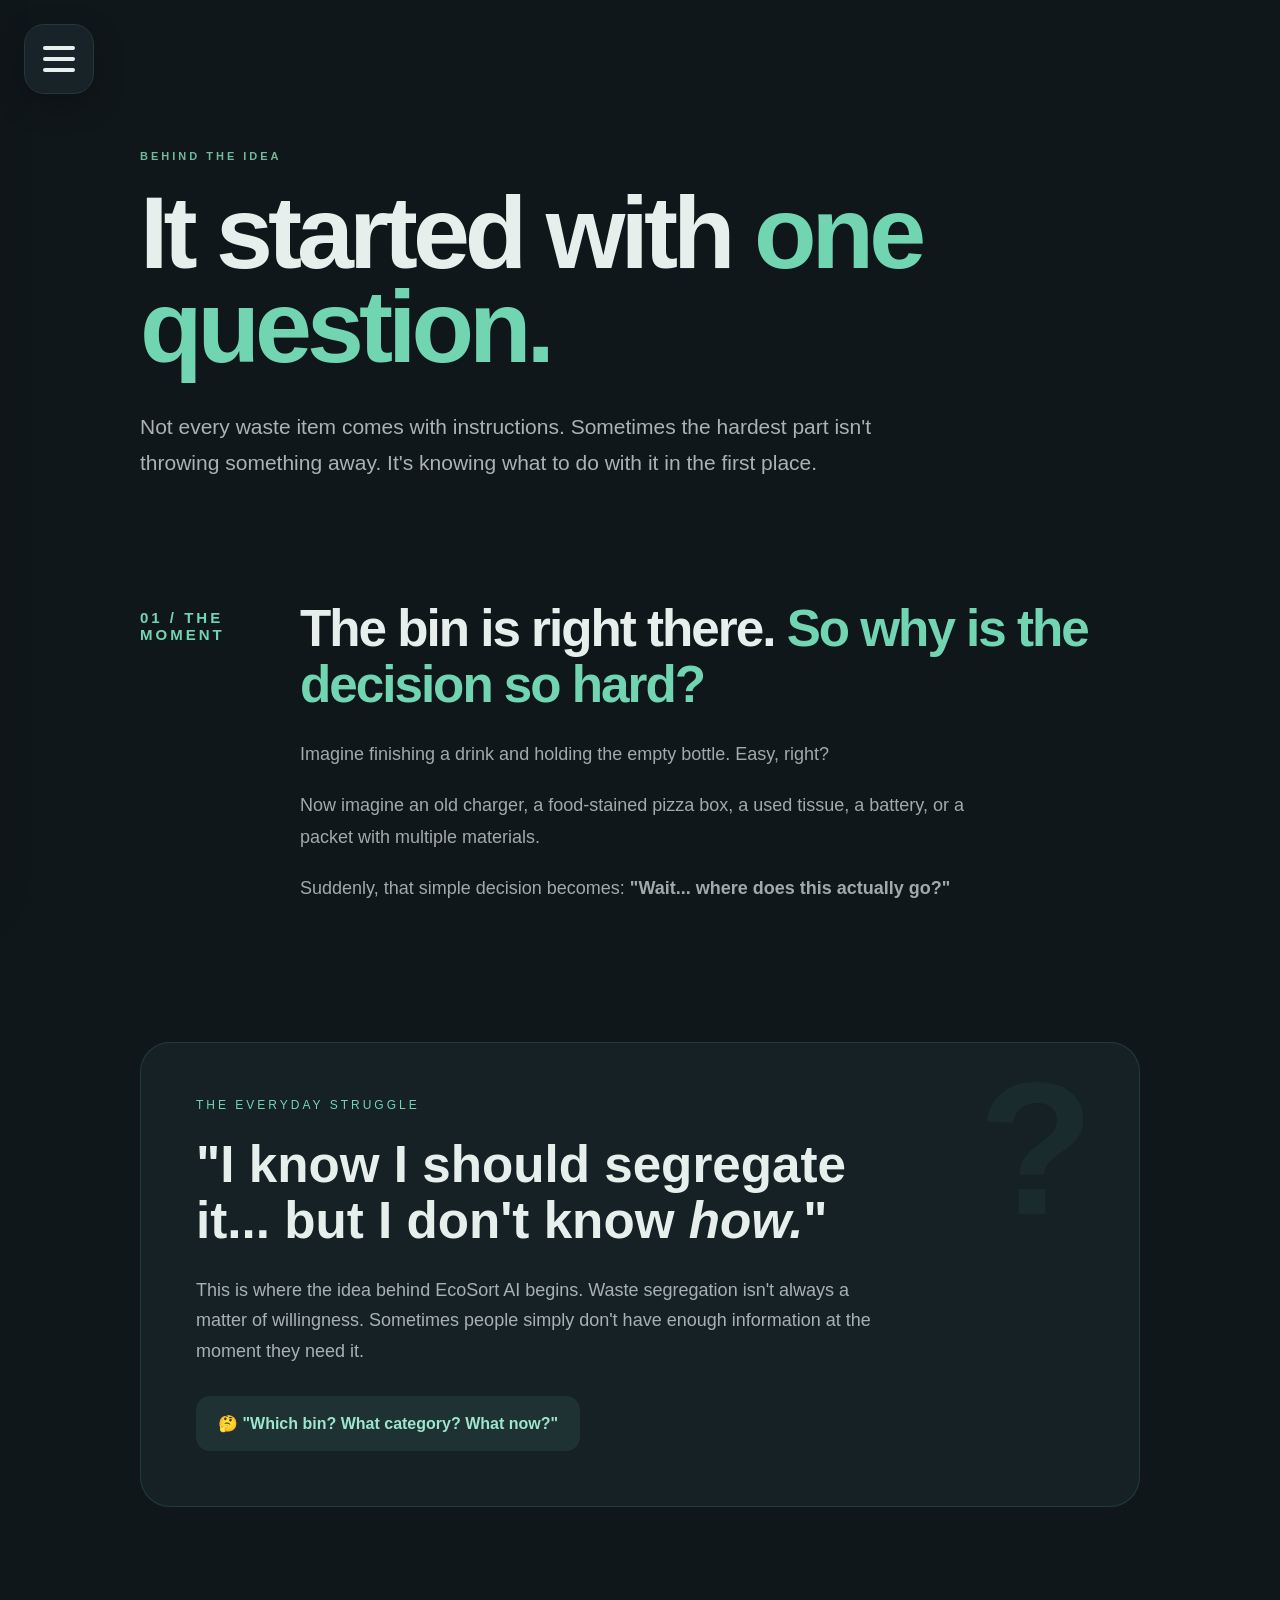
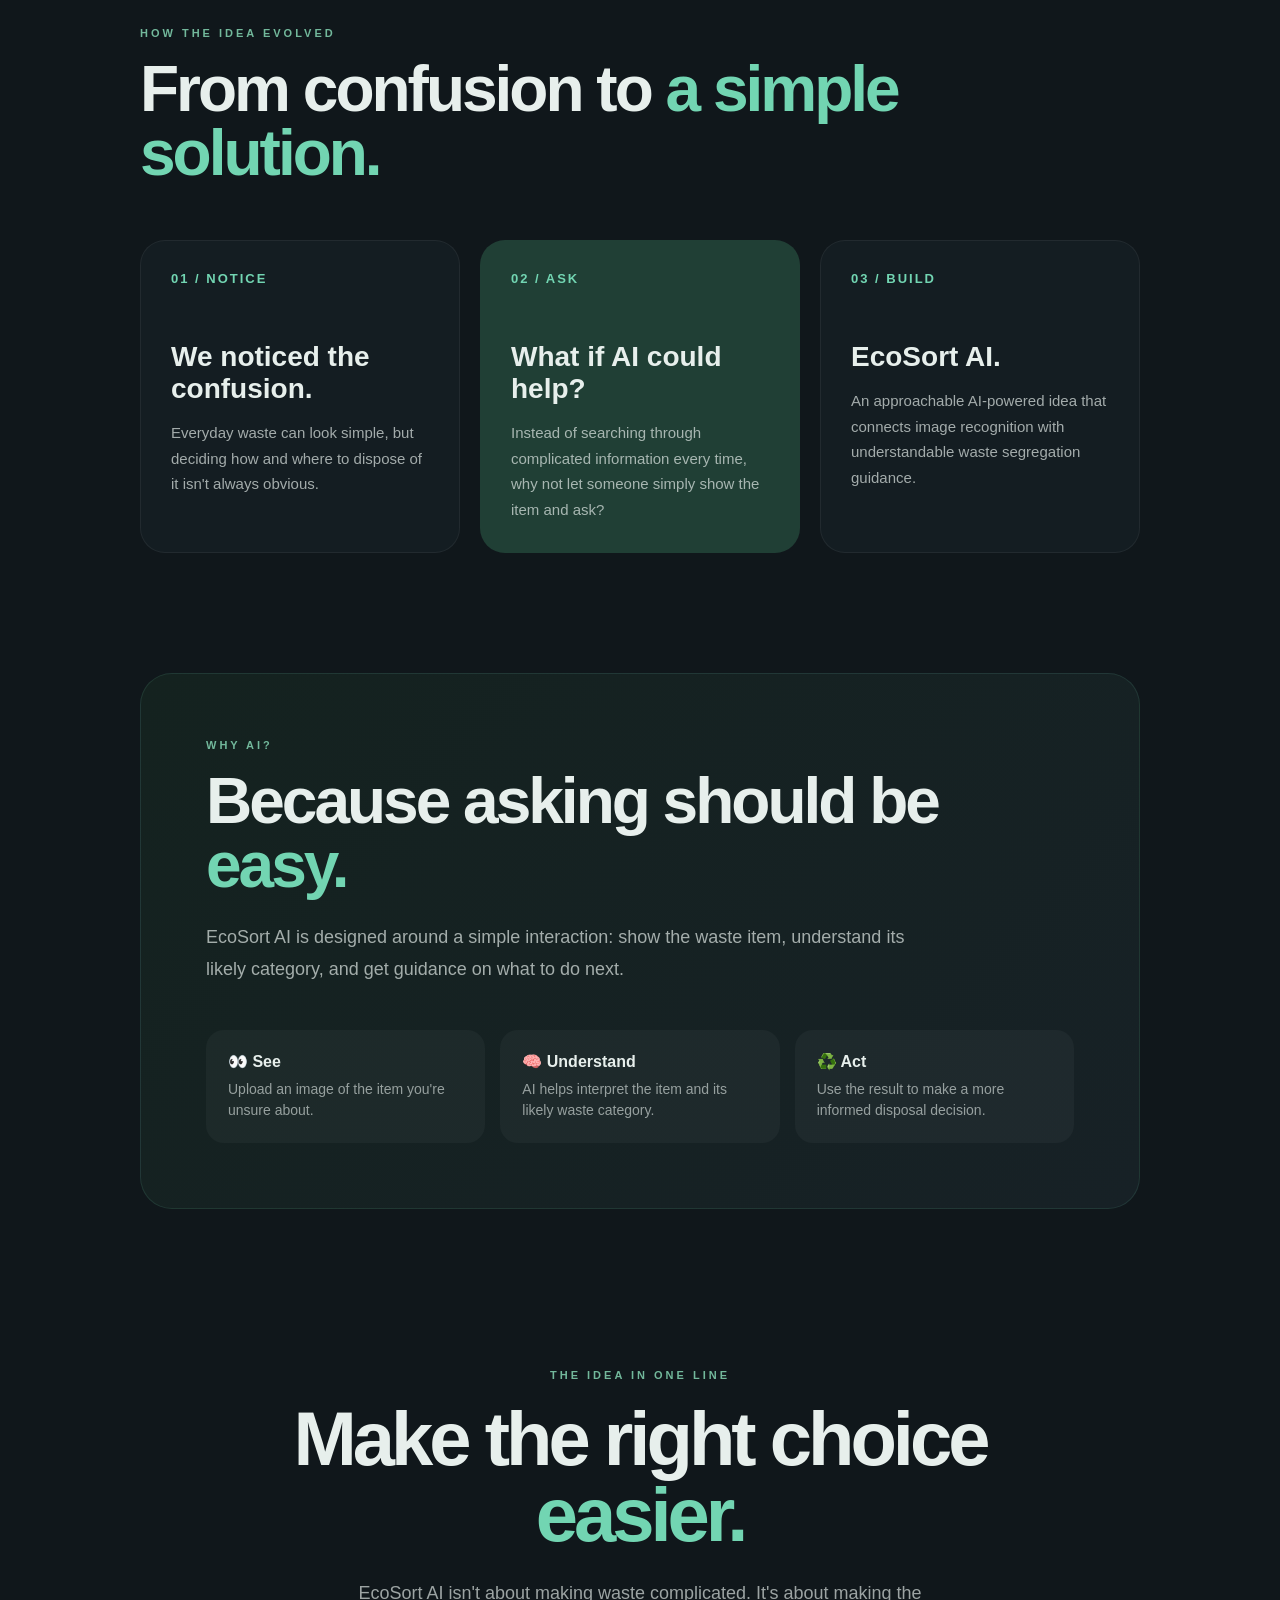
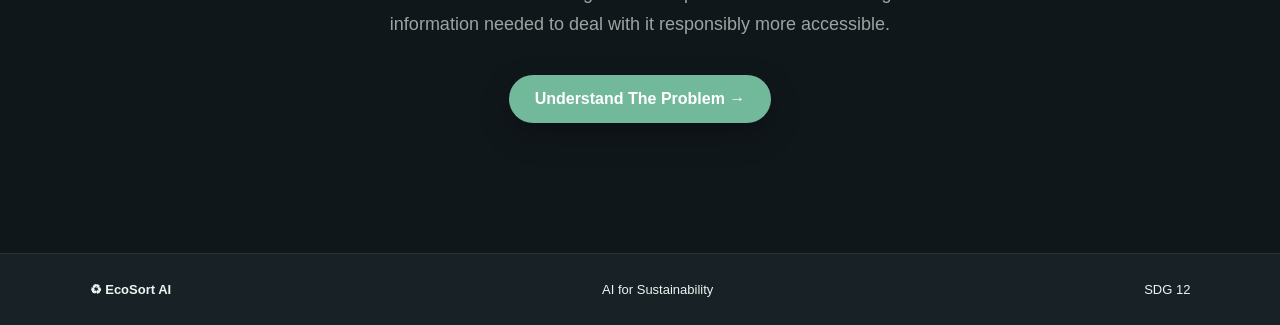
<file: story.html>
<!DOCTYPE html>
<html lang="en">

<head>
    <meta charset="UTF-8">
    <meta name="viewport" content="width=device-width, initial-scale=1.0">

    <title>Behind the Idea | EcoSort AI</title>

    <link rel="stylesheet" href="style.css">

    <style>
        /* =========================================
           BEHIND THE IDEA
           ========================================= */

        .story-page {
            min-height: 100vh;
            padding: 150px 9% 100px;
        }

        .story-hero {
            max-width: 1000px;
            margin: 0 auto 120px;
        }

        .story-hero .eyebrow {
            margin-bottom: 24px;
        }

        .story-hero h1 {
            font-size: clamp(60px, 8vw, 120px);
            line-height: 0.92;
            letter-spacing: -5px;
            margin: 0 0 35px;
        }

        .story-hero h1 span {
            color: #72d5b2;
        }

        .story-lead {
            max-width: 760px;
            font-size: 21px;
            line-height: 1.7;
            opacity: 0.72;
        }


        /* =========================================
           STORY INTRO
           ========================================= */

        .story-intro {
            max-width: 1000px;
            margin: 0 auto 120px;
            display: grid;
            grid-template-columns: 120px 1fr;
            gap: 40px;
        }

        .story-number {
            font-size: 15px;
            letter-spacing: 3px;
            color: #72d5b2;
            font-weight: 700;
            padding-top: 8px;
        }

        .story-intro h2 {
            font-size: clamp(32px, 4vw, 56px);
            line-height: 1.1;
            margin: 0 0 25px;
            letter-spacing: -2px;
        }

        .story-intro h2 span {
            color: #72d5b2;
        }

        .story-intro p {
            max-width: 720px;
            font-size: 18px;
            line-height: 1.8;
            opacity: 0.68;
            margin-bottom: 18px;
        }


        /* =========================================
           THE EVERYDAY MOMENT
           ========================================= */

        .story-moment {
            max-width: 1000px;
            margin: 0 auto 120px;
        }

        .moment-card {
            position: relative;
            overflow: hidden;
            padding: 55px;
            border-radius: 30px;
            background: #162126;
            border: 1px solid rgba(114, 213, 178, 0.14);
        }

        .moment-card::after {
            content: "?";
            position: absolute;
            right: 45px;
            top: 10px;
            font-size: 190px;
            font-weight: 900;
            color: rgba(114, 213, 178, 0.055);
            line-height: 1;
        }

        .moment-label {
            font-size: 12px;
            letter-spacing: 3px;
            text-transform: uppercase;
            color: #72d5b2;
            margin-bottom: 25px;
        }

        .moment-card h3 {
            position: relative;
            z-index: 1;
            max-width: 720px;
            font-size: clamp(30px, 4vw, 52px);
            line-height: 1.1;
            margin: 0 0 25px;
        }

        .moment-card p {
            position: relative;
            z-index: 1;
            max-width: 680px;
            font-size: 18px;
            line-height: 1.7;
            opacity: 0.7;
        }

        .thought {
            margin-top: 30px;
            padding: 18px 22px;
            display: inline-block;
            border-radius: 14px;
            background: rgba(114, 213, 178, 0.09);
            color: #9de5cb;
            font-weight: 600;
        }


        /* =========================================
           JOURNEY
           ========================================= */

        .story-journey {
            max-width: 1000px;
            margin: 0 auto 120px;
        }

        .journey-heading {
            margin-bottom: 55px;
        }

        .journey-heading h2 {
            font-size: clamp(38px, 5vw, 64px);
            line-height: 1;
            margin: 15px 0 0;
            letter-spacing: -3px;
        }

        .journey-heading h2 span {
            color: #72d5b2;
        }

        .journey-grid {
            display: grid;
            grid-template-columns: repeat(3, 1fr);
            gap: 20px;
        }

        .journey-card {
            min-height: 300px;
            padding: 30px;
            border-radius: 25px;
            background: #141d22;
            border: 1px solid rgba(255, 255, 255, 0.06);
            transition: transform 0.3s ease, border-color 0.3s ease;
        }

        .journey-card:hover {
            transform: translateY(-7px);
            border-color: rgba(114, 213, 178, 0.28);
        }

        .journey-card.featured {
            background: #203f35;
            border-color: transparent;
        }

        .journey-step {
            font-size: 13px;
            letter-spacing: 2px;
            color: #72d5b2;
            font-weight: 700;
            margin-bottom: 55px;
        }

        .journey-card h3 {
            font-size: 28px;
            margin: 0 0 15px;
        }

        .journey-card p {
            font-size: 15px;
            line-height: 1.7;
            opacity: 0.68;
        }


        /* =========================================
           WHY AI
           ========================================= */

        .why-ai {
            max-width: 1000px;
            margin: 0 auto 120px;
            padding: 65px;
            border-radius: 32px;
            background: linear-gradient(
                135deg,
                #14221f,
                #172126
            );
            border: 1px solid rgba(114, 213, 178, 0.12);
        }

        .why-ai h2 {
            font-size: clamp(38px, 5vw, 65px);
            line-height: 1;
            letter-spacing: -3px;
            margin: 15px 0 25px;
        }

        .why-ai h2 span {
            color: #72d5b2;
        }

        .why-ai > p {
            max-width: 720px;
            font-size: 18px;
            line-height: 1.75;
            opacity: 0.68;
        }

        .ai-points {
            margin-top: 45px;
            display: grid;
            grid-template-columns: repeat(3, 1fr);
            gap: 15px;
        }

        .ai-point {
            padding: 22px;
            border-radius: 18px;
            background: rgba(255, 255, 255, 0.035);
        }

        .ai-point strong {
            display: block;
            margin-bottom: 8px;
        }

        .ai-point span {
            font-size: 14px;
            line-height: 1.5;
            opacity: 0.6;
        }


        /* =========================================
           FINAL MESSAGE
           ========================================= */

        .story-ending {
            max-width: 900px;
            margin: 0 auto;
            text-align: center;
            padding: 40px 0 30px;
        }

        .story-ending h2 {
            font-size: clamp(40px, 6vw, 76px);
            line-height: 1;
            letter-spacing: -4px;
            margin: 20px 0 25px;
        }

        .story-ending h2 span {
            color: #72d5b2;
        }

        .story-ending p {
            max-width: 650px;
            margin: 0 auto 35px;
            font-size: 18px;
            line-height: 1.7;
            opacity: 0.65;
        }


        /* =========================================
           LIGHT MODE
           ========================================= */

        body:not(.dark-mode) .moment-card,
        body:not(.dark-mode) .journey-card {
            background: #ffffff;
            border-color: rgba(30, 80, 100, 0.1);
        }

        body:not(.dark-mode) .journey-card.featured {
            background: #dff4eb;
        }

        body:not(.dark-mode) .why-ai {
            background: #eaf6ff;
            border-color: rgba(50, 120, 150, 0.12);
        }

        body:not(.dark-mode) .ai-point {
            background: rgba(20, 80, 110, 0.05);
        }

        body:not(.dark-mode) .thought {
            background: #e3f5ee;
            color: #24705b;
        }


        /* =========================================
           RESPONSIVE
           ========================================= */

        @media (max-width: 800px) {

            .story-page {
                padding: 120px 6% 70px;
            }

            .story-hero h1 {
                letter-spacing: -3px;
            }

            .story-intro {
                grid-template-columns: 1fr;
                gap: 10px;
            }

            .journey-grid,
            .ai-points {
                grid-template-columns: 1fr;
            }

            .moment-card,
            .why-ai {
                padding: 35px 28px;
            }

            .moment-card::after {
                font-size: 120px;
            }
        }
    </style>
</head>


<body>

    <!-- =========================================
         HAMBURGER
         ========================================= -->

    <button class="hamburger" id="menuButton" aria-label="Open menu">
        <span></span>
        <span></span>
        <span></span>
    </button>


    <!-- =========================================
         SIDEBAR
         ========================================= -->

    <aside class="sidebar" id="sidebar">

        <button class="close-menu" id="closeMenu" aria-label="Close menu">
            ×
        </button>

        <div class="sidebar-logo">
            <span>♻</span>
            EcoSort AI
        </div>

        <div class="sidebar-label">
            EXPLORE
        </div>

        <nav>

            <a href="index.html">
                <span>01</span>
                Home
            </a>

            <a href="introduction.html">
                <span>02</span>
                Introduction
            </a>

            <a href="idea.html">
                <span>03</span>
                The Idea
            </a>

            <a href="story.html" class="active">
                <span>04</span>
                Behind the Idea
            </a>

            <a href="problem.html">
                <span>05</span>
                The Problem
            </a>

            <a href="contact.html">
    <span>06</span>
    Find Help
</a>

<a href="portal.html"
   class="portal-link">

    <span>07</span>
    Segregate Waste

</a>

        </nav>


        <div class="sidebar-bottom">

            <div class="sidebar-label">
                APPEARANCE
            </div>

            <button class="theme-toggle" id="themeToggle">

                <span id="themeIcon">☀</span>

                <span id="themeText">
                    Light Mode
                </span>

            </button>

        </div>

    </aside>


    <!-- OVERLAY -->

    <div class="menu-overlay" id="menuOverlay"></div>


    <!-- =========================================
         PAGE
         ========================================= -->

    <main class="story-page">


        <!-- HERO -->

        <section class="story-hero">

            <div class="eyebrow">
                BEHIND THE IDEA
            </div>

            <h1>
                It started with
                <span>one question.</span>
            </h1>

            <p class="story-lead">
                Not every waste item comes with instructions.
                Sometimes the hardest part isn't throwing something away.
                It's knowing what to do with it in the first place.
            </p>

        </section>


        <!-- INTRO -->

        <section class="story-intro">

            <div class="story-number">
                01 / THE MOMENT
            </div>

            <div>

                <h2>
                    The bin is right there.
                    <span>So why is the decision so hard?</span>
                </h2>

                <p>
                    Imagine finishing a drink and holding the empty bottle.
                    Easy, right?
                </p>

                <p>
                    Now imagine an old charger, a food-stained pizza box,
                    a used tissue, a battery, or a packet with multiple
                    materials.
                </p>

                <p>
                    Suddenly, that simple decision becomes:
                    <strong>
                        "Wait... where does this actually go?"
                    </strong>
                </p>

            </div>

        </section>


        <!-- EVERYDAY MOMENT -->

        <section class="story-moment">

            <div class="moment-card">

                <div class="moment-label">
                    THE EVERYDAY STRUGGLE
                </div>

                <h3>
                    "I know I should segregate it...
                    but I don't know <em>how.</em>"
                </h3>

                <p>
                    This is where the idea behind EcoSort AI begins.
                    Waste segregation isn't always a matter of willingness.
                    Sometimes people simply don't have enough information
                    at the moment they need it.
                </p>

                <div class="thought">
                    🤔 "Which bin? What category? What now?"
                </div>

            </div>

        </section>


        <!-- JOURNEY -->

        <section class="story-journey">

            <div class="journey-heading">

                <div class="eyebrow">
                    HOW THE IDEA EVOLVED
                </div>

                <h2>
                    From confusion to
                    <span>a simple solution.</span>
                </h2>

            </div>


            <div class="journey-grid">

                <div class="journey-card">

                    <div class="journey-step">
                        01 / NOTICE
                    </div>

                    <h3>
                        We noticed the confusion.
                    </h3>

                    <p>
                        Everyday waste can look simple, but deciding
                        how and where to dispose of it isn't always obvious.
                    </p>

                </div>


                <div class="journey-card featured">

                    <div class="journey-step">
                        02 / ASK
                    </div>

                    <h3>
                        What if AI could help?
                    </h3>

                    <p>
                        Instead of searching through complicated
                        information every time, why not let someone
                        simply show the item and ask?
                    </p>

                </div>


                <div class="journey-card">

                    <div class="journey-step">
                        03 / BUILD
                    </div>

                    <h3>
                        EcoSort AI.
                    </h3>

                    <p>
                        An approachable AI-powered idea that connects
                        image recognition with understandable waste
                        segregation guidance.
                    </p>

                </div>

            </div>

        </section>


        <!-- WHY AI -->

        <section class="why-ai">

            <div class="eyebrow">
                WHY AI?
            </div>

            <h2>
                Because asking should be
                <span>easy.</span>
            </h2>

            <p>
                EcoSort AI is designed around a simple interaction:
                show the waste item, understand its likely category,
                and get guidance on what to do next.
            </p>


            <div class="ai-points">

                <div class="ai-point">
                    <strong>👀 See</strong>
                    <span>
                        Upload an image of the item you're unsure about.
                    </span>
                </div>

                <div class="ai-point">
                    <strong>🧠 Understand</strong>
                    <span>
                        AI helps interpret the item and its likely
                        waste category.
                    </span>
                </div>

                <div class="ai-point">
                    <strong>♻️ Act</strong>
                    <span>
                        Use the result to make a more informed
                        disposal decision.
                    </span>
                </div>

            </div>

        </section>


        <!-- ENDING -->

        <section class="story-ending">

            <div class="eyebrow">
                THE IDEA IN ONE LINE
            </div>

            <h2>
                Make the right choice
                <span>easier.</span>
            </h2>

            <p>
                EcoSort AI isn't about making waste complicated.
                It's about making the information needed to deal with
                it responsibly more accessible.
            </p>

            <a href="problem.html" class="primary-button">
                Understand The Problem →
            </a>

        </section>


    </main>


    <!-- FOOTER -->

    <footer>

        <div class="footer-logo">
            ♻ EcoSort AI
        </div>

        <div>
            AI for Sustainability
        </div>

        <div>
            SDG 12
        </div>

    </footer>


    <script src="script.js"></script>

</body>

</html>
</file>
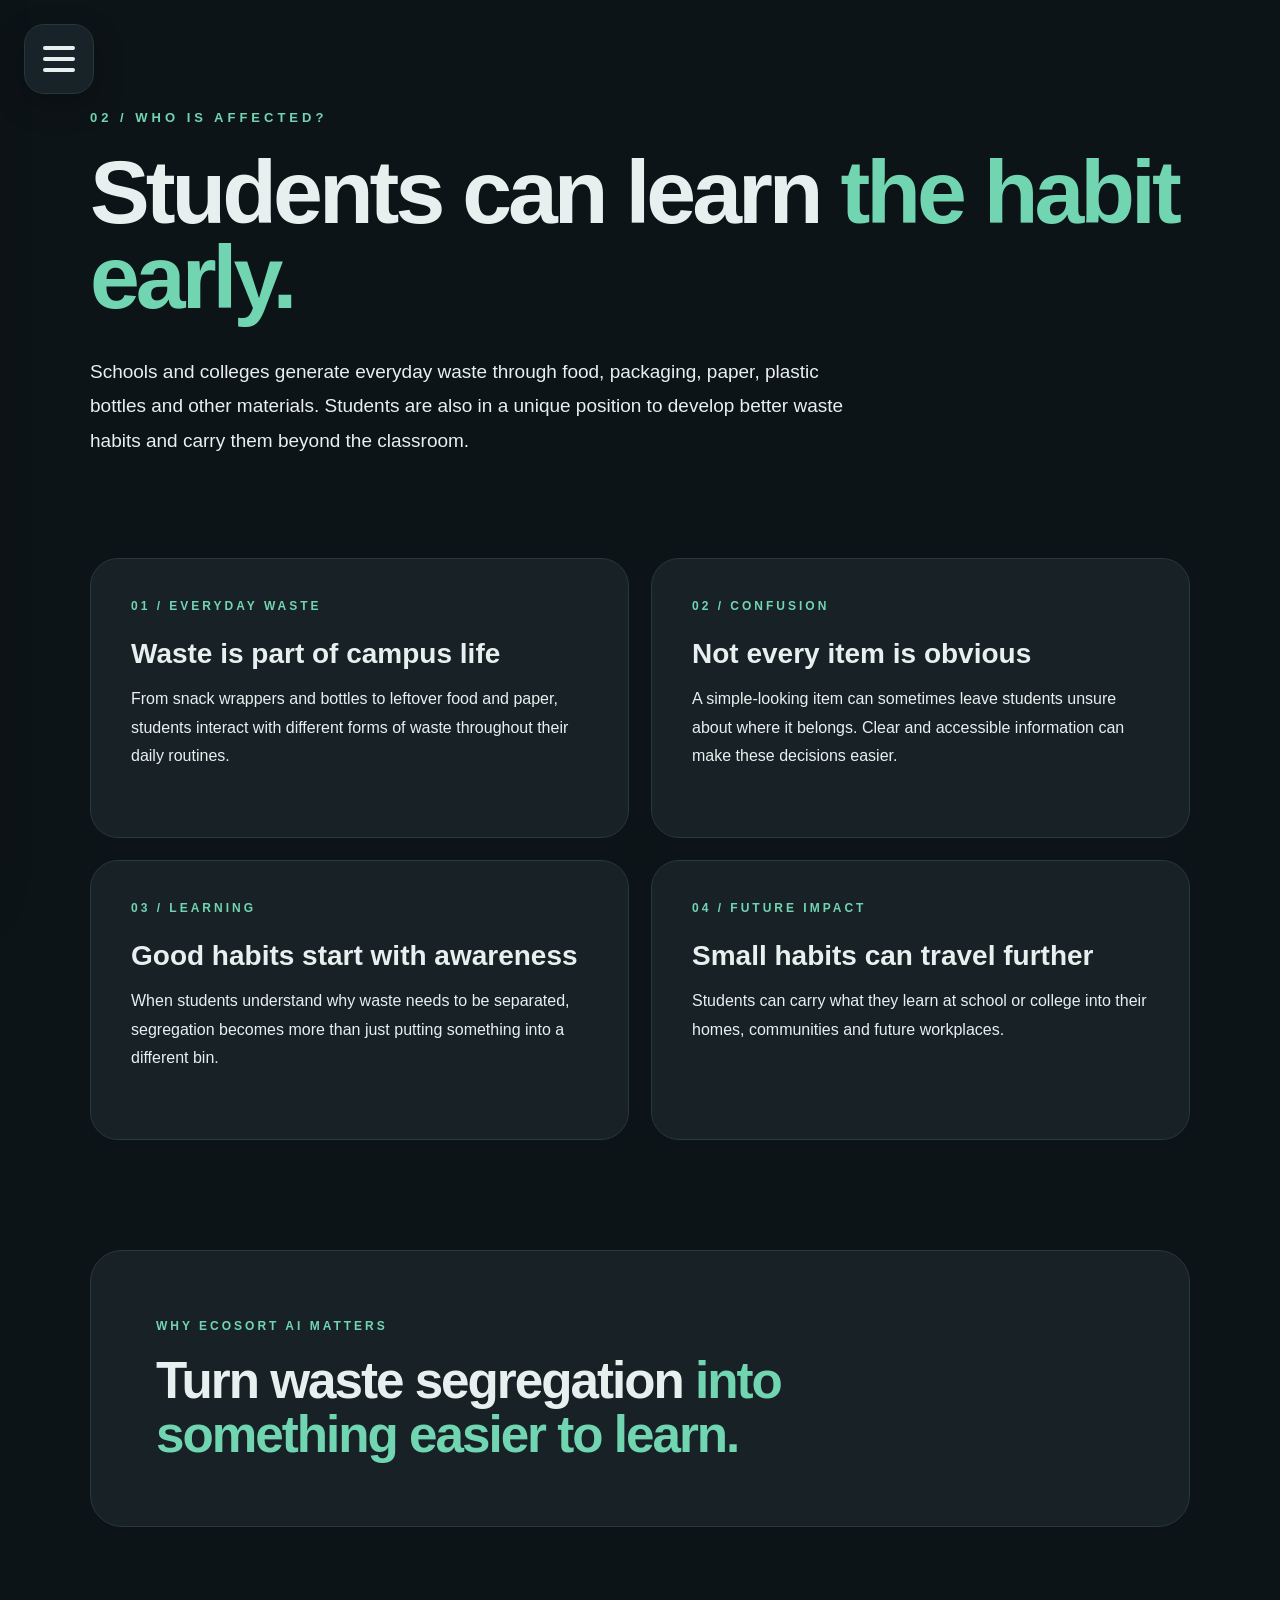
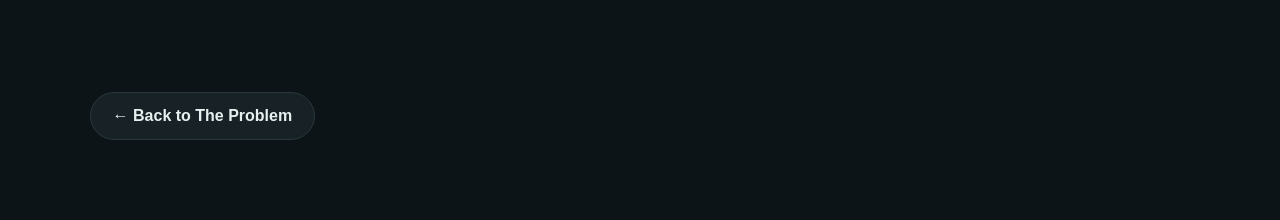
<file: students.html>
<!DOCTYPE html>
<html lang="en">

<head>

    <meta charset="UTF-8">

    <meta name="viewport"
          content="width=device-width, initial-scale=1.0">

    <title>Students | EcoSort AI</title>

    <link rel="stylesheet"
          href="style.css">

</head>


<body>


<!-- =========================
     HAMBURGER
========================= -->

<button class="hamburger"
        id="menuButton"
        aria-label="Open menu">

    <span></span>
    <span></span>
    <span></span>

</button>



<!-- =========================
     SIDEBAR
========================= -->

<aside class="sidebar"
       id="sidebar">

    <button class="close-menu"
            id="closeMenu"
            aria-label="Close menu">

        ×

    </button>


    <div class="sidebar-logo">

        <div class="logo-mark">
            ♻
        </div>

        <div>
            <strong>EcoSort</strong>
            <small>AI</small>
        </div>

    </div>


    <div class="sidebar-label">
        EXPLORE
    </div>


    <nav>

        <a href="index.html">
            <span>01</span>
            Home
        </a>

        <a href="introduction.html">
            <span>02</span>
            Introduction
        </a>

        <a href="idea.html">
            <span>03</span>
            The Idea
        </a>

        <a href="story.html">
            <span>04</span>
            Behind the Idea
        </a>

        <a href="problem.html">
            <span>05</span>
            The Problem
        </a>

        <a href="portal.html"
           class="portal-link">

            <span>06</span>
            Segregate Waste

        </a>

    </nav>


    <button class="theme-toggle"
            id="themeToggle">

        <span id="themeIcon">☀</span>

        <span id="themeText">
            Light Mode
        </span>

    </button>

</aside>



<div class="menu-overlay"
     id="menuOverlay">
</div>



<!-- =========================
     MAIN CONTENT
========================= -->

<main class="impact-page">


    <section class="impact-hero">

        <div class="impact-eyebrow">
            02 / WHO IS AFFECTED?
        </div>


        <h1>

            Students can learn
            <span>the habit early.</span>

        </h1>


        <p class="impact-intro">

            Schools and colleges generate everyday
            waste through food, packaging, paper,
            plastic bottles and other materials.
            Students are also in a unique position
            to develop better waste habits and carry
            them beyond the classroom.

        </p>

    </section>



    <section class="impact-grid">


        <article class="impact-box">

            <div class="impact-box-number">
                01 / EVERYDAY WASTE
            </div>


            <h2>
                Waste is part of campus life
            </h2>


            <p>

                From snack wrappers and bottles to
                leftover food and paper, students
                interact with different forms of waste
                throughout their daily routines.

            </p>

        </article>



        <article class="impact-box">

            <div class="impact-box-number">
                02 / CONFUSION
            </div>


            <h2>
                Not every item is obvious
            </h2>


            <p>

                A simple-looking item can sometimes
                leave students unsure about where
                it belongs. Clear and accessible
                information can make these decisions
                easier.

            </p>

        </article>



        <article class="impact-box">

            <div class="impact-box-number">
                03 / LEARNING
            </div>


            <h2>
                Good habits start with awareness
            </h2>


            <p>

                When students understand why waste
                needs to be separated, segregation
                becomes more than just putting
                something into a different bin.

            </p>

        </article>



        <article class="impact-box">

            <div class="impact-box-number">
                04 / FUTURE IMPACT
            </div>


            <h2>
                Small habits can travel further
            </h2>


            <p>

                Students can carry what they learn
                at school or college into their homes,
                communities and future workplaces.

            </p>

        </article>


    </section>



    <section class="impact-statement">

        <small>
            WHY ECOSORT AI MATTERS
        </small>


        <h2>

            Turn waste segregation
            <span>into something easier to learn.</span>

        </h2>

    </section>



    <a href="problem.html"
       class="back-button">

        ← Back to The Problem

    </a>


</main>



<script src="script.js"></script>

</body>

</html>
</file>
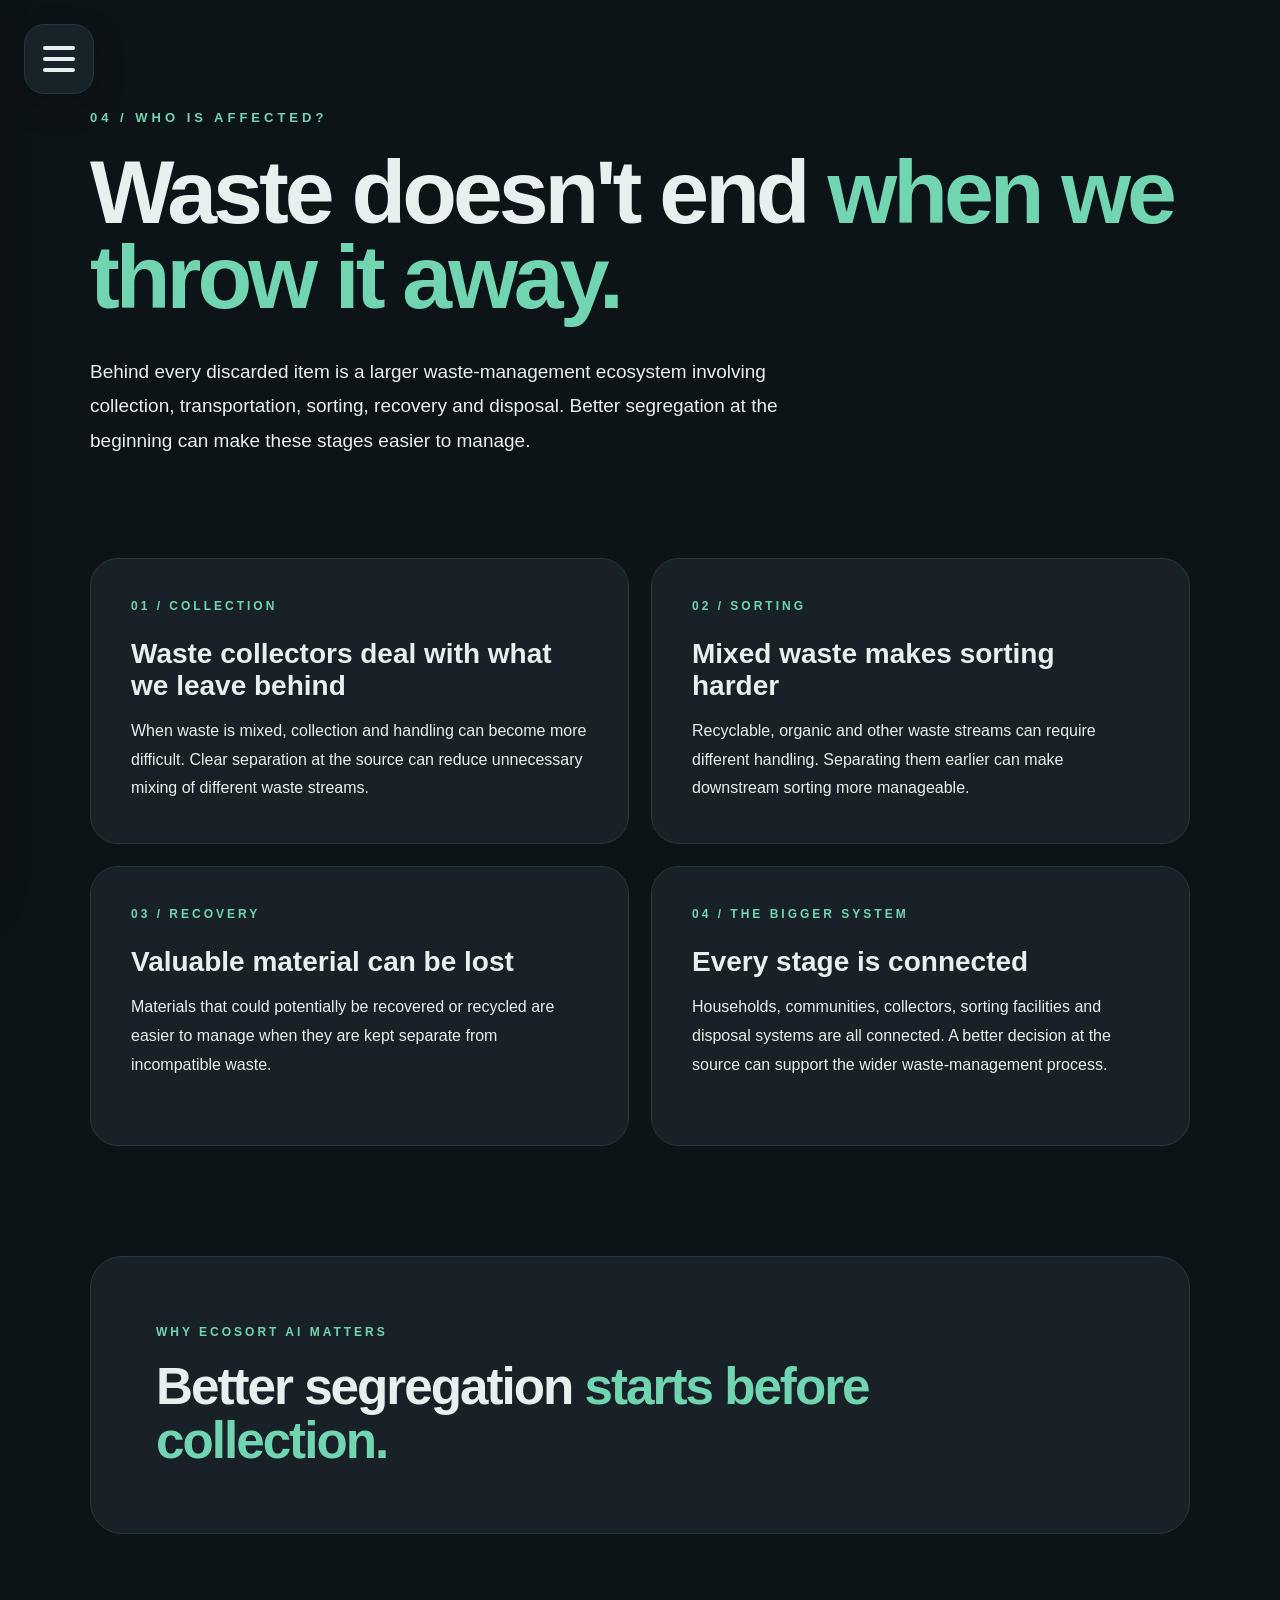
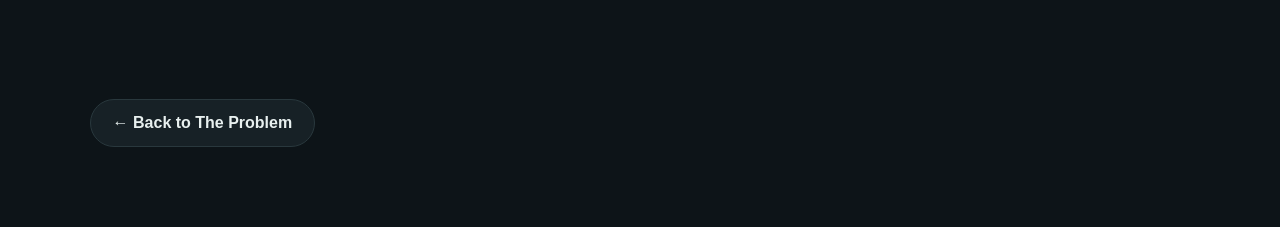
<file: waste-ecosystem.html>
<!DOCTYPE html>
<html lang="en">

<head>

    <meta charset="UTF-8">

    <meta name="viewport"
          content="width=device-width, initial-scale=1.0">

    <title>Waste Ecosystem | EcoSort AI</title>

    <link rel="stylesheet"
          href="style.css">

</head>


<body>


<!-- =========================
     HAMBURGER
========================= -->

<button class="hamburger"
        id="menuButton"
        aria-label="Open menu">

    <span></span>
    <span></span>
    <span></span>

</button>



<!-- =========================
     SIDEBAR
========================= -->

<aside class="sidebar"
       id="sidebar">

    <button class="close-menu"
            id="closeMenu"
            aria-label="Close menu">

        ×

    </button>


    <div class="sidebar-logo">

        <div class="logo-mark">
            ♻
        </div>

        <div>
            <strong>EcoSort</strong>
            <small>AI</small>
        </div>

    </div>


    <div class="sidebar-label">
        EXPLORE
    </div>


    <nav>

        <a href="index.html">
            <span>01</span>
            Home
        </a>

        <a href="introduction.html">
            <span>02</span>
            Introduction
        </a>

        <a href="idea.html">
            <span>03</span>
            The Idea
        </a>

        <a href="story.html">
            <span>04</span>
            Behind the Idea
        </a>

        <a href="problem.html">
            <span>05</span>
            The Problem
        </a>

        <a href="portal.html"
           class="portal-link">

            <span>06</span>
            Segregate Waste

        </a>

    </nav>


    <button class="theme-toggle"
            id="themeToggle">

        <span id="themeIcon">☀</span>

        <span id="themeText">
            Light Mode
        </span>

    </button>

</aside>



<div class="menu-overlay"
     id="menuOverlay">
</div>



<!-- =========================
     MAIN CONTENT
========================= -->

<main class="impact-page">


    <section class="impact-hero">

        <div class="impact-eyebrow">
            04 / WHO IS AFFECTED?
        </div>


        <h1>

            Waste doesn't end
            <span>when we throw it away.</span>

        </h1>


        <p class="impact-intro">

            Behind every discarded item is a larger
            waste-management ecosystem involving
            collection, transportation, sorting,
            recovery and disposal. Better segregation
            at the beginning can make these stages
            easier to manage.

        </p>

    </section>



    <section class="impact-grid">


        <article class="impact-box">

            <div class="impact-box-number">
                01 / COLLECTION
            </div>


            <h2>
                Waste collectors deal with what we leave behind
            </h2>


            <p>

                When waste is mixed, collection and
                handling can become more difficult.
                Clear separation at the source can
                reduce unnecessary mixing of different
                waste streams.

            </p>

        </article>



        <article class="impact-box">

            <div class="impact-box-number">
                02 / SORTING
            </div>


            <h2>
                Mixed waste makes sorting harder
            </h2>


            <p>

                Recyclable, organic and other waste
                streams can require different handling.
                Separating them earlier can make
                downstream sorting more manageable.

            </p>

        </article>



        <article class="impact-box">

            <div class="impact-box-number">
                03 / RECOVERY
            </div>


            <h2>
                Valuable material can be lost
            </h2>


            <p>

                Materials that could potentially be
                recovered or recycled are easier to
                manage when they are kept separate
                from incompatible waste.

            </p>

        </article>



        <article class="impact-box">

            <div class="impact-box-number">
                04 / THE BIGGER SYSTEM
            </div>


            <h2>
                Every stage is connected
            </h2>


            <p>

                Households, communities, collectors,
                sorting facilities and disposal systems
                are all connected. A better decision
                at the source can support the wider
                waste-management process.

            </p>

        </article>


    </section>



    <section class="impact-statement">

        <small>
            WHY ECOSORT AI MATTERS
        </small>


        <h2>

            Better segregation
            <span>starts before collection.</span>

        </h2>

    </section>



    <a href="problem.html"
       class="back-button">

        ← Back to The Problem

    </a>


</main>



<script src="script.js"></script>

</body>

</html>
</file>
<file: style.css>
/* =========================================================
   ECOSORT AI
   REFINED & EYE-COMFORTABLE DESIGN SYSTEM

   LIGHT  : Soft Blue + White + Sage
   DARK   : Charcoal + Forest Green + Soft Grey
========================================================= */


/* =========================================================
   1. LIGHT THEME
========================================================= */

:root {

    /* ---------- Main backgrounds ---------- */

    --cream: #f5f8fb;
    --cream-soft: #eef4f8;

    /* ---------- Primary blue ---------- */

    --teal: #4f8fa3;
    --teal-dark: #234653;

    /* ---------- Accent ---------- */

    --pink: #5f9f8b;
    --pink-soft: #dcece6;

    /* ---------- Text ---------- */

    --text: #263b43;
    --muted: #667980;

    /* ---------- Surfaces ---------- */

    --white: #ffffff;

    /* ---------- Borders ---------- */

    --border: rgba(55, 91, 104, 0.12);

    /* ---------- Shadows ---------- */

    --shadow: rgba(35, 70, 83, 0.10);

    /* ---------- Featured cards ---------- */

    --green-card: #dceee5;
    --green-card-text: #294c3e;

}


/* =========================================================
   2. DARK THEME
========================================================= */

body.dark-mode {

    /* ---------- Main backgrounds ---------- */

    --cream: #10171b;
    --cream-soft: #172126;

    /* ---------- Primary green-blue ---------- */

    --teal: #63ad91;
    --teal-dark: #edf4f1;

    /* ---------- Accent ---------- */

    --pink: #72b89b;
    --pink-soft: #243b33;

    /* ---------- Text ---------- */

    --text: #e7efec;
    --muted: #a5b4b0;

    /* ---------- Surfaces ---------- */

    --white: #1b252a;

    /* ---------- Borders ---------- */

    --border: rgba(130, 184, 159, 0.14);

    /* ---------- Shadows ---------- */

    --shadow: rgba(0, 0, 0, 0.30);

    /* ---------- Featured cards ---------- */

    --green-card: #213a30;
    --green-card-text: #e6f1ec;

}


/* =========================================================
   3. RESET
========================================================= */

* {
    margin: 0;
    padding: 0;
    box-sizing: border-box;
}


html {
    scroll-behavior: smooth;
}


body {

    font-family:
        Arial,
        Helvetica,
        sans-serif;

    background: var(--cream);

    color: var(--text);

    overflow-x: hidden;

    transition:
        background 0.4s ease,
        color 0.4s ease;

}


a {
    text-decoration: none;
    color: inherit;
}


button {
    font-family: inherit;
}


/* =========================================================
   4. HAMBURGER MENU
========================================================= */

.hamburger {

    position: fixed;

    left: 30px;
    top: 30px;

    width: 56px;
    height: 56px;

    border: 1px solid var(--border);

    border-radius: 17px;

    background: var(--white);

    box-shadow:
        0 10px 30px var(--shadow);

    z-index: 900;

    cursor: pointer;

    display: flex;

    flex-direction: column;

    align-items: center;

    justify-content: center;

    gap: 6px;

    transition:
        transform 0.25s ease,
        background 0.3s ease;

}


.hamburger:hover {

    transform:
        translateY(-2px);

}


.hamburger span {

    width: 26px;

    height: 3px;

    border-radius: 10px;

    background: var(--teal-dark);

}


/* =========================================================
   5. SIDEBAR
========================================================= */

.sidebar {

    position: fixed;

    left: -390px;

    top: 0;

    width: 355px;

    height: 100vh;

    padding: 32px;

    background: var(--cream-soft);

    border-right:
        1px solid var(--border);

    box-shadow:
        15px 0 45px var(--shadow);

    z-index: 2000;

    transition:
        left 0.4s cubic-bezier(.77, 0, .18, 1);

    display: flex;

    flex-direction: column;

}


.sidebar.open {
    left: 0;
}


/* =========================================================
   6. SIDEBAR CLOSE
========================================================= */

.close-menu {

    width: 44px;
    height: 44px;

    border:
        1px solid var(--border);

    border-radius: 13px;

    background: var(--white);

    color: var(--teal-dark);

    font-size: 25px;

    cursor: pointer;

    align-self: flex-end;

    margin-bottom: 25px;

    transition:
        transform 0.25s ease;

}


.close-menu:hover {

    transform:
        rotate(90deg);

}


/* =========================================================
   7. SIDEBAR LOGO
========================================================= */

.sidebar-logo {

    display: flex;

    align-items: center;

    gap: 10px;

    margin-bottom: 45px;

    font-size: 24px;

    font-weight: 900;

    color: var(--teal-dark);

}


.sidebar-logo span {

    font-size: 27px;

}


/* =========================================================
   8. SIDEBAR LABEL
========================================================= */

.sidebar-label {

    font-size: 10px;

    letter-spacing: 3px;

    font-weight: 900;

    color: var(--pink);

    margin-bottom: 15px;

}


/* =========================================================
   9. SIDEBAR NAV
========================================================= */

.sidebar nav {

    display: flex;

    flex-direction: column;

    gap: 5px;

}


.sidebar nav a {

    padding:
        14px 12px;

    border-radius: 14px;

    color: var(--text);

    font-size: 15px;

    font-weight: 700;

    display: flex;

    align-items: center;

    gap: 15px;

    transition:
        background 0.25s ease,
        color 0.25s ease,
        transform 0.25s ease;

}


.sidebar nav a span {

    min-width: 22px;

    color: var(--pink);

    font-size: 10px;

    letter-spacing: 1px;

}


.sidebar nav a:hover,
.sidebar nav a.active {

    background: var(--white);

    color: var(--teal-dark);

    transform:
        translateX(4px);

}


/* =========================================================
   10. SEGREGATE WASTE
   NORMAL NAV ITEM - NO BOX
========================================================= */

.sidebar nav .portal-link {
    margin-top: 10px;
    background: transparent;
    color: var(--text);
    border: none;
    box-shadow: none;
}

.sidebar nav .portal-link span {
    color: var(--pink);
}

.sidebar nav .portal-link:hover {
    background: rgba(95, 159, 139, 0.08);
    color: var(--text);
    transform: translateX(4px);
}

/* Keep Segregate Waste unboxed even in dark mode */
body.dark-mode .sidebar nav .portal-link,
body.dark-mode .sidebar nav .portal-link:hover {
    background: transparent;
    color: var(--text);
    border: none;
    box-shadow: none;
}

/* =========================================================
   11. SIDEBAR BOTTOM
========================================================= */

.sidebar-bottom {
    margin-top: auto;
}

/* =========================================================
   12. APPEARANCE / THEME SWITCH
========================================================= */

.appearance-section {
    margin-top: auto;
    padding-top: 45px;
}

.appearance-section .sidebar-label {
    margin-bottom: 16px;
}

.theme-control {
    display: flex;
    align-items: center;
    gap: 12px;
}

.theme-control #themeText {
    color: var(--text);
    font-size: 16px;
    font-weight: 600;
    line-height: 1;
}

.theme-switch {
    width: 54px;
    height: 30px;
    padding: 0;
    border: 0;
    background: transparent;
    cursor: pointer;
    flex: 0 0 54px;
}

.theme-switch:focus-visible {
    outline: 2px solid var(--pink);
    outline-offset: 4px;
    border-radius: 20px;
}

.switch-track {
    display: block;
    position: relative;
    width: 54px;
    height: 30px;
    border-radius: 999px;
    background: #263439;
    border: 1px solid #3b4a4e;
    transition: background 0.25s ease, border-color 0.25s ease;
}

.switch-thumb {
    position: absolute;
    top: 3px;
    left: 4px;
    width: 22px;
    height: 22px;
    border-radius: 50%;
    background: #e7efec;
    transition: left 0.25s ease, background 0.25s ease;
}

/* OFF = Dark Mode */
body.dark-mode .switch-track {
    background: #263439;
    border-color: #3b4a4e;
}

body.dark-mode .switch-thumb {
    left: 4px;
}

/* ON = Light Mode */
body:not(.dark-mode) .switch-track {
    background: var(--pink);
    border-color: var(--pink);
}

body:not(.dark-mode) .switch-thumb {
    left: 27px;
    background: #ffffff;
}

/* =========================================================
   14. OVERLAY
========================================================= */

.menu-overlay {

    position: fixed;

    inset: 0;

    background:
        rgba(10, 20, 25, 0.32);

    backdrop-filter:
        blur(3px);

    z-index: 1500;

    opacity: 0;

    visibility: hidden;

    transition:
        opacity 0.3s ease;

}


.menu-overlay.active {

    opacity: 1;

    visibility: visible;

}


/* =========================================================
   15. EYEBROW
========================================================= */

.eyebrow {

    color: var(--pink);

    font-size: 11px;

    font-weight: 900;

    letter-spacing: 3px;

    margin-bottom: 18px;

}


/* =========================================================
   16. HOME HERO
========================================================= */

.hero {

    min-height: 100vh;

    padding:
        90px 8% 70px;

    display: grid;

    grid-template-columns:
        1.05fr 0.95fr;

    align-items: center;

    gap: 45px;

    position: relative;

}


.hero-left {

    max-width: 680px;

}


/* =========================================================
   17. HERO HEADING
========================================================= */

.hero h1 {

    font-size:
        clamp(62px, 7.5vw, 108px);

    line-height: 0.88;

    letter-spacing:
        -5px;

    color:
        var(--teal-dark);

}


.hero h1 span {

    color:
        var(--teal);

}


.hero h2 {

    color:
        var(--pink);

    font-size:
        clamp(52px, 6.7vw, 94px);

    line-height:
        0.95;

    letter-spacing:
        -4px;

    margin-top:
        14px;

}


/* =========================================================
   18. HERO DESCRIPTION
========================================================= */

.hero-description {

    max-width:
        590px;

    color:
        var(--muted);

    font-size:
        16px;

    line-height:
        1.75;

    margin:
        30px 0;

}


/* =========================================================
   19. HERO BUTTONS
========================================================= */

.hero-buttons {

    display:
        flex;

    align-items:
        center;

    gap:
        22px;

    flex-wrap:
        wrap;

}


.primary-button {

    display:
        inline-flex;

    align-items:
        center;

    justify-content:
        center;

    gap:
        9px;

    padding:
        15px 26px;

    background:
        var(--pink);

    color:
        white;

    border-radius:
        50px;

    font-weight:
        800;

    box-shadow:
        0 12px 30px var(--shadow);

    transition:
        transform 0.25s ease,
        box-shadow 0.25s ease;

}


.primary-button:hover {

    transform:
        translateY(-3px);

    box-shadow:
        0 16px 35px var(--shadow);

}


.secondary-button {

    color:
        var(--teal-dark);

    font-weight:
        800;

}


.secondary-button span {

    margin-left:
        5px;

    font-size:
        19px;

}


/* =========================================================
   20. HERO VISUAL
========================================================= */

.hero-right {

    height:
        570px;

    position:
        relative;

    display:
        flex;

    justify-content:
        center;

    align-items:
        center;

}


/* =========================================================
   21. SOFT GLOWS
========================================================= */

.glow {

    position:
        absolute;

    border-radius:
        50%;

    filter:
        blur(55px);

}


.glow-pink {

    width:
        260px;

    height:
        260px;

    background:
        var(--pink-soft);

    right:
        8%;

    top:
        5%;

    opacity:
        .65;

}


.glow-teal {

    width:
        290px;

    height:
        290px;

    background:
        rgba(79, 143, 163, 0.12);

    left:
        5%;

    bottom:
        5%;

    opacity:
        .7;

}


body.dark-mode .glow-teal {

    background:
        rgba(99, 173, 145, 0.12);

}


/* =========================================================
   22. RECYCLE ORBIT
========================================================= */

.recycle-orbit {

    width:
        410px;

    height:
        410px;

    border-radius:
        50%;

    border:
        1px dashed var(--pink-soft);

    display:
        flex;

    justify-content:
        center;

    align-items:
        center;

    transform:
        rotate(-8deg);

}


.recycle-circle {

    width:
        290px;

    height:
        290px;

    border-radius:
        50%;

    background:
        var(--teal);

    display:
        flex;

    justify-content:
        center;

    align-items:
        center;

    box-shadow:
        0 30px 65px var(--shadow);

    transform:
        rotate(8deg);

}


.recycle-symbol {

    color:
        white;

    font-size:
        115px;

    line-height:
        1;

}


/* =========================================================
   23. FLOATING CARDS
========================================================= */

.floating-card {

    position:
        absolute;

    padding:
        14px 18px;

    background:
        var(--white);

    border:
        1px solid var(--border);

    border-radius:
        16px;

    box-shadow:
        0 15px 35px var(--shadow);

    display:
        flex;

    align-items:
        center;

    gap:
        11px;

    min-width:
        180px;

}


.floating-icon {

    font-size:
        23px;

}


.floating-card small {

    display:
        block;

    color:
        var(--muted);

    font-size:
        9px;

    text-transform:
        uppercase;

    letter-spacing:
        1px;

}


.floating-card strong {

    display:
        block;

    color:
        var(--teal-dark);

    font-size:
        13px;

    margin-top:
        3px;

}


.plastic-card {

    top:
        85px;

    right:
        0;

}


.organic-card {

    left:
        0;

    bottom:
        115px;

}


.ewaste-card {

    right:
        25px;

    bottom:
        35px;

}


/* =========================================================
   24. INTRO STRIP
========================================================= */

.intro-strip {

    margin:
        0 7% 100px;

    padding:
        42px 48px;

    background:
        var(--pink-soft);

    border-radius:
        28px;

    display:
        grid;

    grid-template-columns:
        70px 1fr 55px;

    align-items:
        center;

    gap:
        28px;

}


.strip-number {

    color:
        var(--pink);

    font-size:
        12px;

    font-weight:
        900;

}


.strip-content h3 {

    max-width:
        850px;

    font-size:
        clamp(23px, 3vw, 36px);

    line-height:
        1.15;

    color:
        var(--teal-dark);

}


.strip-content h3 span {

    color:
        var(--pink);

}


.arrow-button {

    width:
        52px;

    height:
        52px;

    border-radius:
        50%;

    background:
        var(--white);

    display:
        flex;

    justify-content:
        center;

    align-items:
        center;

    color:
        var(--teal-dark);

    font-size:
        22px;

}


/* =========================================================
   25. CONCEPT SECTION
========================================================= */

.concept-section {

    padding:
        40px 8% 115px;

}


.section-heading {

    max-width:
        700px;

    margin-bottom:
        50px;

}


.section-heading h2 {

    font-size:
        clamp(40px, 5vw, 64px);

    line-height:
        1;

    color:
        var(--teal-dark);

}


.section-heading h2 span {

    color:
        var(--pink);

}


/* =========================================================
   26. CONCEPT GRID
========================================================= */

.concept-grid {

    display:
        grid;

    grid-template-columns:
        repeat(3, 1fr);

    gap:
        20px;

}


.concept-card {

    min-height:
        290px;

    padding:
        30px;

    border-radius:
        24px;

    background:
        var(--cream-soft);

    border:
        1px solid var(--border);

    transition:
        transform 0.3s ease,
        box-shadow 0.3s ease;

}


.concept-card:hover {

    transform:
        translateY(-6px);

    box-shadow:
        0 20px 40px var(--shadow);

}


/* =========================================================
   27. FEATURED CONCEPT
========================================================= */

.concept-card.featured {

    background:
        var(--green-card);

}


.concept-card.featured h3 {

    color:
        var(--green-card-text);

}


.concept-card.featured p {

    color:
        var(--green-card-text);

    opacity:
        .82;

}


.concept-number {

    font-size:
        10px;

    font-weight:
        900;

    color:
        var(--pink);

}


.concept-icon {

    font-size:
        38px;

    color:
        var(--teal);

    margin:
        38px 0 18px;

}


.concept-card h3 {

    font-size:
        24px;

    color:
        var(--teal-dark);

    margin-bottom:
        10px;

}


.concept-card p {

    color:
        var(--muted);

    line-height:
        1.65;

    font-size:
        14px;

}


/* =========================================================
   28. HOME FINAL CTA
========================================================= */

.home-final {

    margin:
        20px 7% 95px;

    padding:
        90px 30px;

    text-align:
        center;

    border-radius:
        34px;

    background:
        linear-gradient(
            135deg,
            var(--cream-soft),
            var(--pink-soft)
        );

}


.home-final h2 {

    font-size:
        clamp(44px, 6vw, 72px);

    line-height:
        1;

    color:
        var(--teal-dark);

    margin-bottom:
        32px;

}


.home-final h2 span {

    color:
        var(--pink);

}


/* =========================================================
   29. FOOTER
========================================================= */

footer {

    padding:
        28px 7%;

    background:
        var(--cream-soft);

    color:
        var(--teal-dark);

    display:
        flex;

    justify-content:
        space-between;

    align-items:
        center;

    font-size:
        13px;

    border-top:
        1px solid var(--border);

}


.footer-logo {

    font-weight:
        900;

}


/* =========================================================
   30. INTRODUCTION HERO
========================================================= */

.intro-page {

    overflow:
        hidden;

}


.intro-hero {

    min-height:
        88vh;

    padding:
        100px 8% 70px;

    display:
        grid;

    grid-template-columns:
        1fr 1fr;

    align-items:
        center;

    gap:
        55px;

}


.intro-hero-content {

    max-width:
        650px;

}


.intro-hero h1 {

    font-size:
        clamp(60px, 7.5vw, 100px);

    line-height:
        .9;

    letter-spacing:
        -5px;

    color:
        var(--teal-dark);

}


.intro-hero h1 span {

    display:
        block;

    color:
        var(--pink);

}


.intro-hero-content > p {

    max-width:
        560px;

    margin-top:
        28px;

    color:
        var(--muted);

    font-size:
        18px;

    line-height:
        1.7;

}


/* =========================================================
   31. INTRO VISUAL
========================================================= */

.intro-hero-visual {

    height:
        510px;

    position:
        relative;

    display:
        flex;

    justify-content:
        center;

    align-items:
        center;

}


.intro-big-circle {

    width:
        380px;

    height:
        380px;

    border-radius:
        50%;

    background:
        linear-gradient(
            145deg,
            var(--teal),
            #376d7d
        );

    display:
        flex;

    justify-content:
        center;

    align-items:
        center;

    box-shadow:
        0 30px 65px var(--shadow);

}


.intro-recycle {

    font-size:
        140px;

    color:
        white;

}


/* =========================================================
   32. INTRO MINI CARDS
========================================================= */

.intro-mini-card {

    position:
        absolute;

    background:
        var(--white);

    padding:
        14px 20px;

    border-radius:
        17px;

    border:
        1px solid var(--border);

    box-shadow:
        0 15px 35px var(--shadow);

    font-size:
        13px;

    font-weight:
        800;

    color:
        var(--teal-dark);

}


.card-one {

    top:
        65px;

    right:
        15px;

}


.card-two {

    bottom:
        75px;

    left:
        0;

}


.card-three {

    right:
        0;

    bottom:
        25px;

}


/* =========================================================
   33. INTRO CONTENT SECTION
========================================================= */

.intro-section {

    margin:
        40px 8% 120px;

    padding:
        70px 7%;

    background:
        var(--cream-soft);

    border:
        1px solid var(--border);

    border-radius:
        34px;

    display:
        grid;

    grid-template-columns:
        75px 1fr;

    gap:
        35px;

}


.intro-section-number {

    color:
        var(--pink);

    font-size:
        12px;

    font-weight:
        900;

    letter-spacing:
        2px;

}


.intro-section-content {

    max-width:
        900px;

}


.intro-section-content h2 {

    font-size:
        clamp(40px, 5vw, 66px);

    line-height:
        1;

    letter-spacing:
        -2px;

    color:
        var(--teal-dark);

    margin-bottom:
        28px;

}


.intro-section-content h2 span {

    color:
        var(--pink);

}


.intro-section-content p {

    color:
        var(--muted);

    font-size:
        15px;

    line-height:
        1.8;

    max-width:
        780px;

}


.intro-section-content .large-text {

    font-size:
        20px;

    color:
        var(--text);

    margin-bottom:
        18px;

}


/* =========================================================
   34. WHO CAN IT HELP
========================================================= */

.who-section {

    padding:
        20px 8% 120px;

}


.who-section > h2 {

    font-size:
        clamp(44px, 5.5vw, 72px);

    line-height:
        1;

    letter-spacing:
        -3px;

    color:
        var(--teal-dark);

    margin-bottom:
        52px;

}


.who-section > h2 span {

    color:
        var(--pink);

}


/* =========================================================
   35. PEOPLE GRID
========================================================= */

.people-grid {

    display:
        grid;

    grid-template-columns:
        repeat(4, 1fr);

    gap:
        18px;

}


.person-card {

    min-height:
        300px;

    padding:
        30px;

    border-radius:
        24px;

    background:
        var(--cream-soft);

    border:
        1px solid var(--border);

    position:
        relative;

    transition:
        transform 0.3s ease,
        box-shadow 0.3s ease;

}


.person-card:hover {

    transform:
        translateY(-6px);

    box-shadow:
        0 20px 40px var(--shadow);

}


/* =========================================================
   36. FEATURED PEOPLE CARDS
   2ND + 4TH CARD
========================================================= */

.person-card.featured-person {

    background:
        var(--green-card);

}


.person-card.featured-person h3 {

    color:
        var(--green-card-text);

}


.person-card.featured-person p {

    color:
        var(--green-card-text);

    opacity:
        .82;

}


.person-card.featured-person .person-number {

    color:
        #5b9f81;

}


/* =========================================================
   37. PERSON CARD CONTENT
========================================================= */

.person-icon {

    font-size:
        34px;

    display:
        block;

    margin-bottom:
        38px;

}


.person-number {

    color:
        var(--pink);

    font-size:
        10px;

    font-weight:
        900;

    letter-spacing:
        2px;

    margin-bottom:
        10px;

}


.person-card h3 {

    color:
        var(--teal-dark);

    font-size:
        22px;

    margin-bottom:
        12px;

}


.person-card p {

    color:
        var(--muted);

    font-size:
        13px;

    line-height:
        1.7;

}


/* =========================================================
   38. WHY AI SECTION
========================================================= */

.why-ai-section {

    margin:
        0 7% 120px;

    padding:
        75px 7%;

    border-radius:
        34px;

    border:
        1px solid var(--border);

    background:
        linear-gradient(
            135deg,
            var(--pink-soft),
            var(--cream-soft)
        );

    display:
        grid;

    grid-template-columns:
        1fr 1fr;

    gap:
        70px;

    align-items:
        center;

}


.why-ai-left h2 {

    font-size:
        clamp(42px, 5vw, 66px);

    line-height:
        .98;

    letter-spacing:
        -3px;

    color:
        var(--teal-dark);

    margin-bottom:
        28px;

}


.why-ai-left h2 span {

    color:
        var(--pink);

}


.why-ai-left p {

    color:
        var(--muted);

    line-height:
        1.75;

    font-size:
        15px;

    max-width:
        600px;

    margin-bottom:
        15px;

}


/* =========================================================
   39. AI PROCESS
========================================================= */

.ai-process {

    display:
        flex;

    flex-direction:
        column;

}


.ai-process-card {

    padding:
        20px;

    background:
        var(--white);

    border:
        1px solid var(--border);

    border-radius:
        19px;

    display:
        flex;

    gap:
        17px;

    align-items:
        center;

    box-shadow:
        0 12px 28px var(--shadow);

}


.process-icon {

    min-width:
        55px;

    height:
        55px;

    border-radius:
        16px;

    background:
        var(--pink-soft);

    display:
        flex;

    justify-content:
        center;

    align-items:
        center;

    font-size:
        23px;

}


.ai-process-card small {

    color:
        var(--pink);

    font-size:
        9px;

    font-weight:
        900;

    letter-spacing:
        2px;

}


.ai-process-card h3 {

    color:
        var(--teal-dark);

    font-size:
        16px;

    margin:
        5px 0;

}


.ai-process-card p {

    color:
        var(--muted);

    font-size:
        12px;

}


.process-line {

    width:
        2px;

    height:
        24px;

    margin-left:
        48px;

    background:
        var(--pink);

    opacity:
        .35;

}


/* =========================================================
   40. INTRO CORE
========================================================= */

.intro-core {

    margin:
        0 7% 95px;

    padding:
        90px 30px;

    text-align:
        center;

    border-radius:
        34px;

    background:
        var(--teal);

}


.core-label {

    color:
        white;

    font-size:
        10px;

    font-weight:
        900;

    letter-spacing:
        3px;

    margin-bottom:
        23px;

    opacity:
        .85;

}


.intro-core h2 {

    max-width:
        900px;

    margin:
        auto auto 35px;

    color:
        white;

    font-size:
        clamp(40px, 5vw, 68px);

    line-height:
        1;

    letter-spacing:
        -3px;

}


.intro-core h2 span {

    color:
        white;

    opacity:
        .78;

}


/* =========================================================
   41. DARK MODE REFINEMENTS
========================================================= */

body.dark-mode .intro-big-circle {

    background:
        linear-gradient(
            145deg,
            #5ca889,
            #386f5b
        );

}


body.dark-mode .recycle-circle {

    background:
        #4f9677;

}


body.dark-mode .intro-core {

    background:
        #356c56;

}


body.dark-mode .concept-card.featured {

    background:
        #213a30;

}


body.dark-mode .person-card.featured-person {

    background:
        #213a30;

}


body.dark-mode .person-card.featured-person .person-number {

    color:
        #78b99d;

}


/* =========================================================
   42. RESPONSIVE
========================================================= */

@media (max-width: 1000px) {

    .hero {

        grid-template-columns:
            1fr;

        text-align:
            center;

        padding-top:
            120px;

    }


    .hero-left {

        margin:
            auto;

    }


    .hero-description {

        margin-left:
            auto;

        margin-right:
            auto;

    }


    .hero-buttons {

        justify-content:
            center;

    }


    .hero-right {

        height:
            470px;

    }


    .concept-grid {

        grid-template-columns:
            repeat(2, 1fr);

    }


    .intro-strip {

        grid-template-columns:
            1fr;

        text-align:
            center;

    }


    .strip-content {

        margin:
            auto;

    }


    .arrow-button {

        margin:
            auto;

    }


    .intro-hero {

        grid-template-columns:
            1fr;

        text-align:
            center;

    }


    .intro-hero-content {

        margin:
            auto;

    }


    .intro-hero-content > p {

        margin-left:
            auto;

        margin-right:
            auto;

    }


    .people-grid {

        grid-template-columns:
            repeat(2, 1fr);

    }


    .why-ai-section {

        grid-template-columns:
            1fr;

    }

}


/* =========================================================
   43. TABLET
========================================================= */

@media (max-width: 760px) {

    .concept-grid {

        grid-template-columns:
            1fr;

    }


    .people-grid {

        grid-template-columns:
            1fr;

    }


    .intro-section {

        grid-template-columns:
            1fr;

    }


    .why-ai-section {

        padding:
            55px 32px;

    }

}


/* =========================================================
   44. MOBILE
========================================================= */

@media (max-width: 600px) {

    .hamburger {

        left:
            18px;

        top:
            18px;

        width:
            50px;

        height:
            50px;

    }


    .hamburger span {

        width:
            23px;

    }


    .sidebar {

        width:
            300px;

        padding:
            25px;

    }


    .hero {

        padding:
            105px 6% 55px;

    }


    .hero h1 {

        font-size:
            56px;

        letter-spacing:
            -3px;

    }


    .hero h2 {

        font-size:
            49px;

        letter-spacing:
            -3px;

    }


    .hero-right {

        height:
            390px;

    }


    .recycle-orbit {

        width:
            285px;

        height:
            285px;

    }


    .recycle-circle {

        width:
            205px;

        height:
            205px;

    }


    .recycle-symbol {

        font-size:
            80px;

    }


    .floating-card {

        transform:
            scale(.78);

    }


    .plastic-card {

        right:
            -35px;

    }


    .organic-card {

        left:
            -35px;

    }


    .intro-strip {

        margin:
            0 6% 70px;

        padding:
            32px 24px;

    }


    .concept-section {

        padding:
            30px 6% 75px;

    }


    .home-final {

        margin:
            20px 6% 65px;

    }


    .intro-hero {

        padding:
            105px 6% 45px;

    }


    .intro-hero h1 {

        font-size:
            56px;

        letter-spacing:
            -3px;

    }


    .intro-hero-visual {

        height:
            350px;

    }


    .intro-big-circle {

        width:
            250px;

        height:
            250px;

    }


    .intro-recycle {

        font-size:
            88px;

    }


    .intro-mini-card {

        transform:
            scale(.78);

    }


    .intro-section {

        margin:
            20px 6% 75px;

        padding:
            42px 27px;

    }


    .who-section {

        padding:
            20px 6% 75px;

    }


    .why-ai-section {

        margin:
            0 6% 75px;

        padding:
            48px 27px;

    }


    .intro-core {

        margin:
            0 6% 65px;

        padding:
            65px 24px;

    }


    footer {

        flex-direction:
            column;

        gap:
            10px;

        text-align:
            center;

    }

}


/* =========================================================
   45. SMALL MOBILE
========================================================= */

@media (max-width: 400px) {

    .sidebar {

        width:
            285px;

    }


    .hero h1 {

        font-size:
            49px;

    }


    .hero h2 {

        font-size:
            43px;

    }


    .intro-hero h1 {

        font-size:
            50px;

    }


    .intro-big-circle {

        width:
            225px;

        height:
            225px;

    }

}
/* =====================================================
   PEOPLE CARDS - CLICKABLE
===================================================== */

.person-card {
    position: relative;
    display: block;
    text-decoration: none;
    cursor: pointer;

    transition:
        transform 0.35s ease,
        border-color 0.35s ease,
        background 0.35s ease;

    overflow: hidden;
}


.person-card:hover {
    transform: translateY(-8px);
}


.person-card::after {
    content: "";
    position: absolute;

    width: 160px;
    height: 160px;

    right: -70px;
    bottom: -80px;

    border-radius: 50%;

    background: rgba(74, 190, 145, 0.08);

    transition:
        transform 0.4s ease,
        background 0.4s ease;
}


.person-card:hover::after {
    transform: scale(2);

    background: rgba(74, 190, 145, 0.12);
}


.card-arrow {
    display: inline-block;

    margin-top: 22px;

    font-size: 14px;
    font-weight: 700;

    letter-spacing: 0.5px;

    color: #72bfa7;

    transition:
        transform 0.3s ease,
        color 0.3s ease;
}


.person-card:hover .card-arrow {
    transform: translateX(7px);
    color: #9bd8c1;
}


/* Make sure text remains above decorative circle */

.person-card > * {
    position: relative;
    z-index: 2;
}


/* =====================================================
   IMPACT DETAIL PAGES
===================================================== */

.impact-page {
    min-height: 100vh;

    padding:
        110px
        7vw
        80px;
}


/* HERO */

.impact-hero {
    max-width: 1100px;
    margin: auto;

    padding-bottom: 100px;
}


.impact-eyebrow {
    font-size: 13px;
    font-weight: 800;

    letter-spacing: 4px;

    color: #72bfa7;

    margin-bottom: 25px;
}


.impact-hero h1 {
    font-size: clamp(52px, 7vw, 105px);

    line-height: 0.95;

    letter-spacing: -4px;

    margin: 0;

    color: var(--text-primary);
}


.impact-hero h1 span {
    color: #72bfa7;
}


.impact-intro {
    max-width: 760px;

    margin-top: 35px;

    font-size: 19px;
    line-height: 1.8;

    color: var(--text-secondary);
}


/* =====================================================
   IMPACT GRID
===================================================== */

.impact-grid {
    max-width: 1100px;

    margin: auto;

    display: grid;

    grid-template-columns:
        repeat(2, 1fr);

    gap: 22px;
}


.impact-box {
    padding: 40px;

    min-height: 280px;

    border-radius: 28px;

    background: var(--card-bg);

    border: 1px solid var(--border-color);

    transition:
        transform 0.3s ease,
        border-color 0.3s ease;
}


.impact-box:hover {
    transform: translateY(-5px);

    border-color: rgba(114, 191, 167, 0.4);
}


.impact-box-number {
    font-size: 12px;

    font-weight: 800;

    letter-spacing: 3px;

    color: #72bfa7;

    margin-bottom: 25px;
}


.impact-box h2 {
    font-size: 28px;

    margin-bottom: 15px;

    color: var(--text-primary);
}


.impact-box p {
    font-size: 16px;

    line-height: 1.8;

    color: var(--text-secondary);
}


/* =====================================================
   BIG IMPACT STATEMENT
===================================================== */

.impact-statement {
    max-width: 1100px;

    margin: 110px auto;

    padding: 65px;

    border-radius: 32px;

    background:
        linear-gradient(
            135deg,
            rgba(72, 191, 145, 0.08),
            rgba(72, 191, 145, 0.02)
        );

    border: 1px solid var(--border-color);
}


.impact-statement small {
    font-size: 12px;

    letter-spacing: 3px;

    font-weight: 800;

    color: #72bfa7;
}


.impact-statement h2 {
    max-width: 850px;

    margin-top: 20px;

    font-size: clamp(32px, 4vw, 58px);

    line-height: 1.05;

    letter-spacing: -2px;

    color: var(--text-primary);
}


.impact-statement h2 span {
    color: #72bfa7;
}


/* =====================================================
   BACK BUTTON
===================================================== */

.back-button {
    display: inline-flex;

    align-items: center;

    gap: 10px;

    margin-top: 55px;

    padding: 14px 22px;

    border-radius: 100px;

    text-decoration: none;

    font-weight: 700;

    color: var(--text-primary);

    border: 1px solid var(--border-color);

    background: var(--card-bg);

    transition:
        transform 0.3s ease,
        border-color 0.3s ease;
}


.back-button:hover {
    transform: translateX(-5px);

    border-color: #72bfa7;
}


/* =====================================================
   LIGHT MODE
===================================================== */

body:not(.dark-mode) .person-card {
    background: #ffffff;
}


body:not(.dark-mode) .impact-box {
    background: #ffffff;
}


body:not(.dark-mode) .impact-statement {
    background:
        linear-gradient(
            135deg,
            rgba(72, 191, 145, 0.08),
            rgba(255, 255, 255, 0.9)
        );
}


/* =====================================================
   MOBILE
===================================================== */

@media (max-width: 800px) {

    .impact-page {
        padding:
            90px
            25px
            50px;
    }


    .impact-hero h1 {
        font-size: 55px;
        letter-spacing: -2px;
    }


    .impact-grid {
        grid-template-columns: 1fr;
    }


    .impact-statement {
        padding: 35px 25px;
    }

}

/* =========================================
   HAMBURGER MENU FIX
   ========================================= */

.hamburger {
    position: fixed;
    top: 24px;
    left: 24px;
    width: 70px;
    height: 70px;

    display: flex !important;
    flex-direction: column !important;
    justify-content: center !important;
    align-items: center !important;
    gap: 7px !important;

    padding: 0 !important;
    border: 1px solid #26373b;
    border-radius: 20px;

    background: #172328;
    cursor: pointer;
    z-index: 9999;
}

.hamburger span {
    display: block !important;

    width: 32px !important;
    height: 4px !important;

    background: #e8f0ef !important;
    border-radius: 10px;

    opacity: 1 !important;
    visibility: visible !important;
}

/* =========================================
   IMPACT PAGES - DARK / LIGHT THEME
========================================= */

.impact-page {
    background: var(--page-bg);
    color: var(--text-main);
    transition: background 0.3s ease, color 0.3s ease;
}

.impact-box {
    background: var(--card-bg);
    color: var(--text-main);
    border-color: var(--border-color);
    transition: background 0.3s ease, color 0.3s ease;
}

.impact-box h2,
.impact-box p {
    color: inherit;
}

.impact-box-number,
.impact-eyebrow,
.impact-statement small {
    color: var(--accent);
}

.impact-statement {
    background: var(--card-bg);
    color: var(--text-main);
    border-color: var(--border-color);
}

.impact-statement h2 {
    color: var(--text-main);
}

.impact-statement h2 span,
.impact-hero h1 span {
    color: var(--accent);
}


/* DARK MODE */

body.dark-mode {
    --page-bg: #0d1418;
    --card-bg: #172126;
    --text-main: #e8f0ef;
    --text-muted: #a8b8b5;
    --border-color: #29383d;
    --accent: #72d5b2;
}


/* LIGHT MODE */

body:not(.dark-mode) {
    --page-bg: #f3f8fb;
    --card-bg: #ffffff;
    --text-main: #17212b;
    --text-muted: #607080;
    --border-color: #dce7ee;
    --accent: #3978a8;
}


/* =========================================
   CONTACT / HELPLINE PAGE
========================================= */

.contact-page {
    min-height: 100vh;
    padding: 110px 8% 70px;
    background: var(--page-bg);
    color: var(--text-main);
}


.contact-hero {
    max-width: 850px;
    margin: 0 auto 70px;
    text-align: center;
}


.contact-eyebrow {
    margin-bottom: 20px;
    font-size: 12px;
    letter-spacing: 2px;
    color: var(--accent);
    font-weight: 600;
}


.contact-hero h1 {
    margin: 0;
    font-size: clamp(42px, 6vw, 76px);
    line-height: 1.05;
    font-weight: 600;
}


.contact-hero h1 span {
    display: block;
    color: var(--accent);
}


.contact-hero p {
    max-width: 620px;
    margin: 25px auto 0;
    color: var(--text-muted);
    font-size: 17px;
    line-height: 1.7;
}



/* SELECTORS */

.contact-selector {
    max-width: 1050px;
    margin: auto;

    display: grid;
    grid-template-columns:
        repeat(3, 1fr);

    gap: 20px;
}


.selector-step {
    padding: 28px;

    border: 1px solid var(--border-color);
    border-radius: 22px;

    background: var(--card-bg);
}


.step-number {
    margin-bottom: 25px;

    font-size: 12px;
    letter-spacing: 1.5px;

    color: var(--accent);
}


.selector-step label {
    display: block;

    margin-bottom: 12px;

    font-size: 16px;
    font-weight: 600;
}


.selector-step select {
    width: 100%;

    padding: 14px 16px;

    border-radius: 12px;

    border: 1px solid var(--border-color);

    background: var(--page-bg);
    color: var(--text-main);

    font-size: 15px;

    outline: none;

    cursor: pointer;
}


.selector-step select:focus {
    border-color: var(--accent);
}


.selector-step select:disabled {
    opacity: 0.5;
    cursor: not-allowed;
}



/* RESULT */

.helpline-result {
    max-width: 700px;

    margin: 45px auto;

    min-height: 280px;
}


.result-placeholder {

    min-height: 280px;

    display: flex;
    flex-direction: column;

    justify-content: center;
    align-items: center;

    text-align: center;

    padding: 40px;

    border: 1px dashed var(--border-color);
    border-radius: 24px;

    background: var(--card-bg);
}


.result-icon {

    width: 58px;
    height: 58px;

    display: flex;

    align-items: center;
    justify-content: center;

    margin-bottom: 20px;

    border-radius: 50%;

    background: var(--accent);
    color: #10201a;

    font-size: 24px;
}


.result-placeholder h2 {
    margin: 0 0 10px;

    font-size: 24px;
}


.result-placeholder p {
    max-width: 470px;

    margin: 0;

    color: var(--text-muted);
    line-height: 1.6;
}



/* HELPLINE CARD */

.helpline-card {

    padding: 35px;

    border-radius: 26px;

    background: var(--card-bg);

    border: 1px solid var(--border-color);

    box-shadow: 0 20px 50px rgba(0, 0, 0, 0.08);
}


.result-top {

    display: flex;

    justify-content: space-between;
    align-items: center;

    margin-bottom: 28px;
}


.verified-label {

    font-size: 11px;

    letter-spacing: 1.5px;

    color: var(--accent);

    font-weight: 700;
}


.phone-icon {
    font-size: 24px;
}


.result-category {

    margin: 0 0 10px;

    color: var(--text-muted);

    font-size: 14px;
}


.helpline-card h2 {

    margin: 0 0 18px;

    font-size: 42px;

    letter-spacing: 1px;
}


.helpline-meta {

    display: flex;

    flex-direction: column;

    gap: 6px;

    margin-bottom: 22px;

    color: var(--text-muted);
}


.helpline-meta strong {
    color: var(--text-main);
}


.result-note {

    padding-top: 20px;

    border-top: 1px solid var(--border-color);

    color: var(--text-muted);

    line-height: 1.6;
}


.call-button {

    display: inline-block;

    margin-top: 22px;

    padding: 13px 22px;

    border-radius: 12px;

    background: var(--accent);

    color: #10201a;

    text-decoration: none;

    font-weight: 700;

    transition: transform 0.2s ease;
}


.call-button:hover {
    transform: translateY(-2px);
}



/* MOBILE */

@media (max-width: 800px) {

    .contact-page {
        padding: 100px 22px 60px;
    }


    .contact-selector {
        grid-template-columns: 1fr;
    }


    .contact-hero h1 {
        font-size: 46px;
    }


    .helpline-card h2 {
        font-size: 32px;
    }

}
</file>
